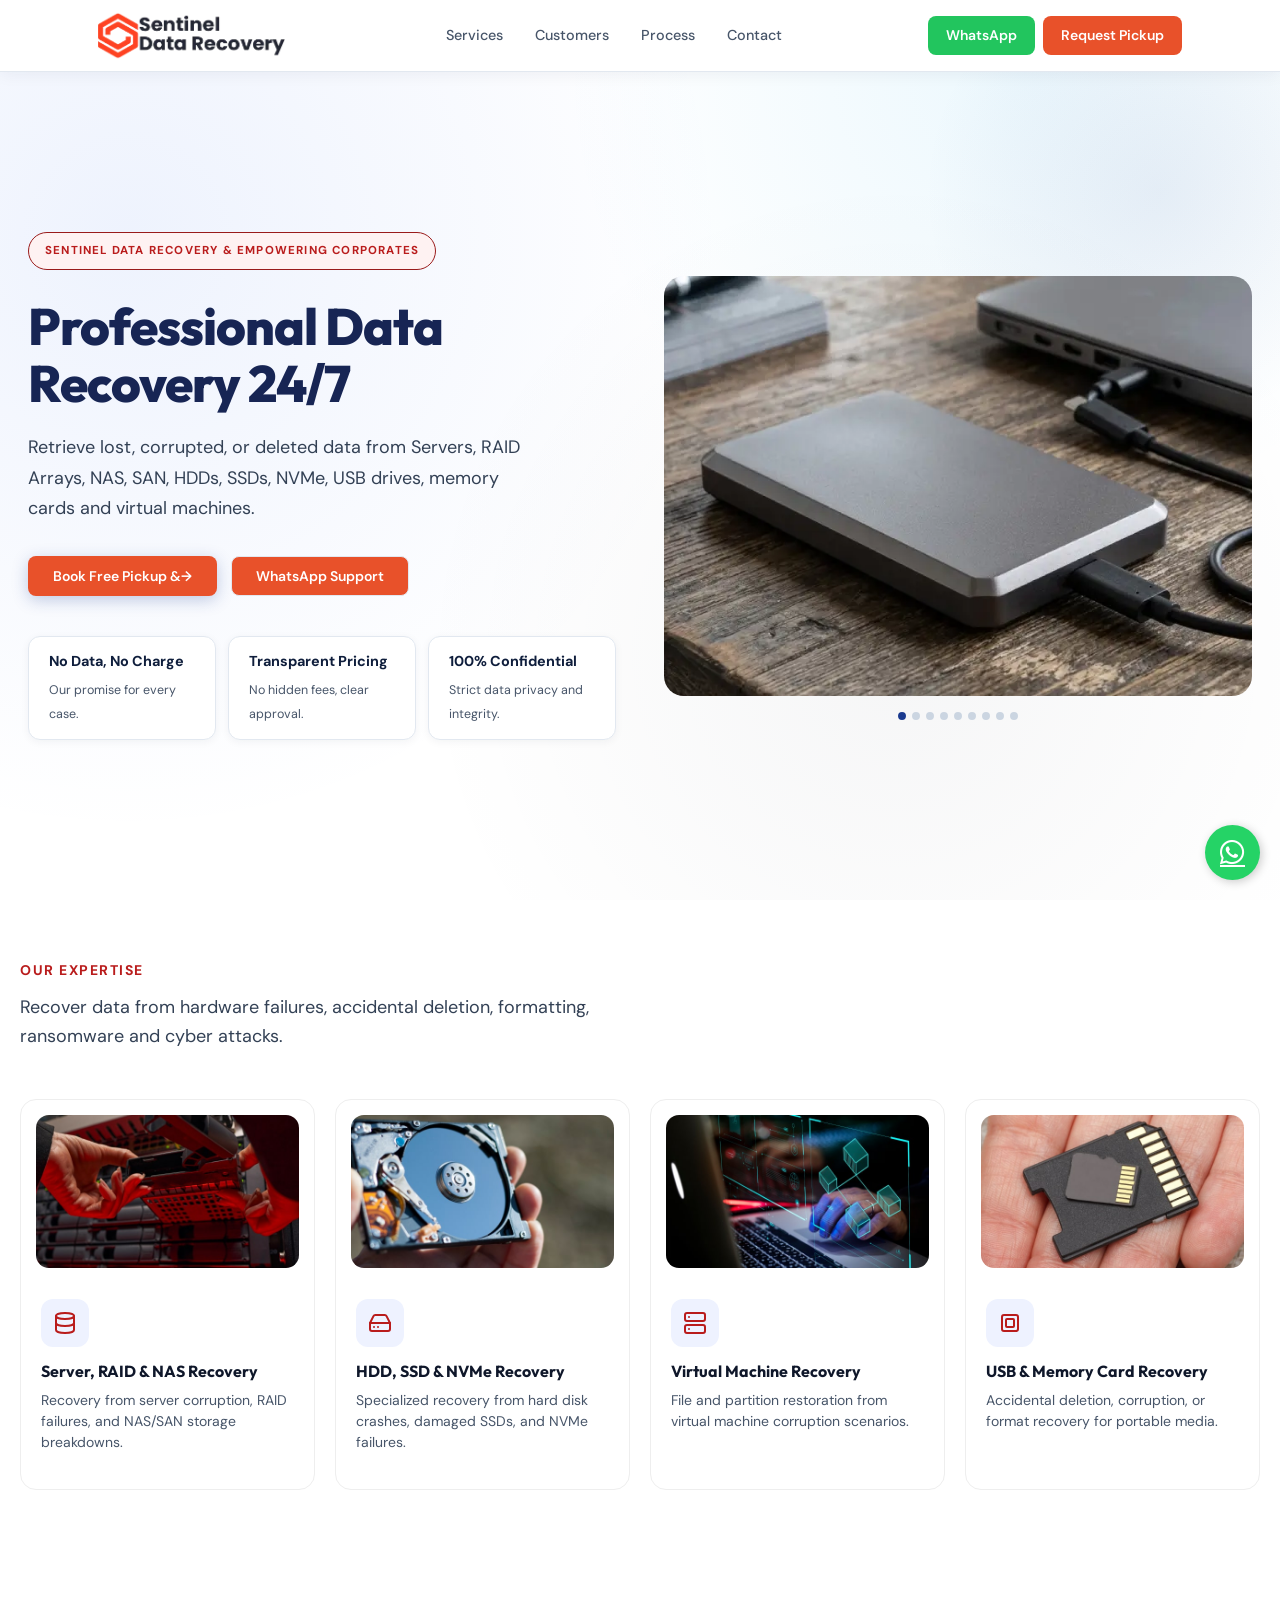
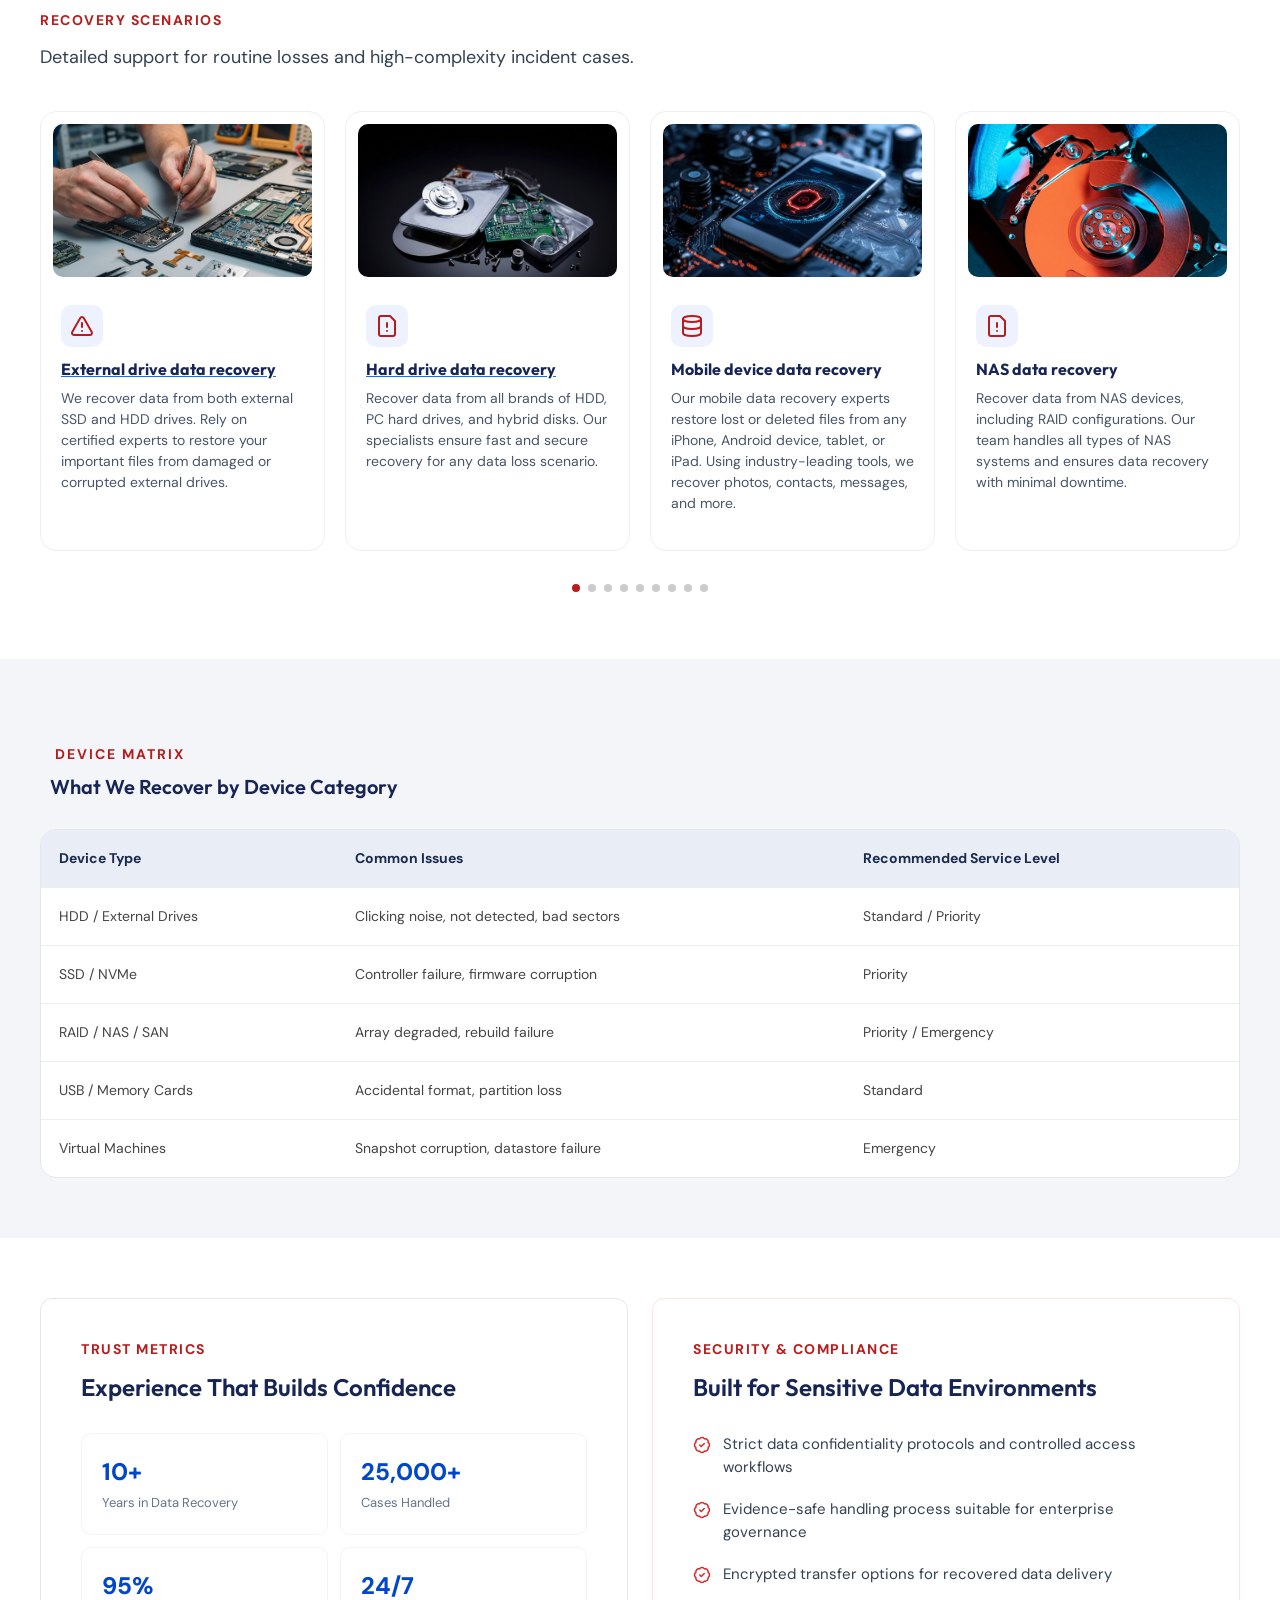
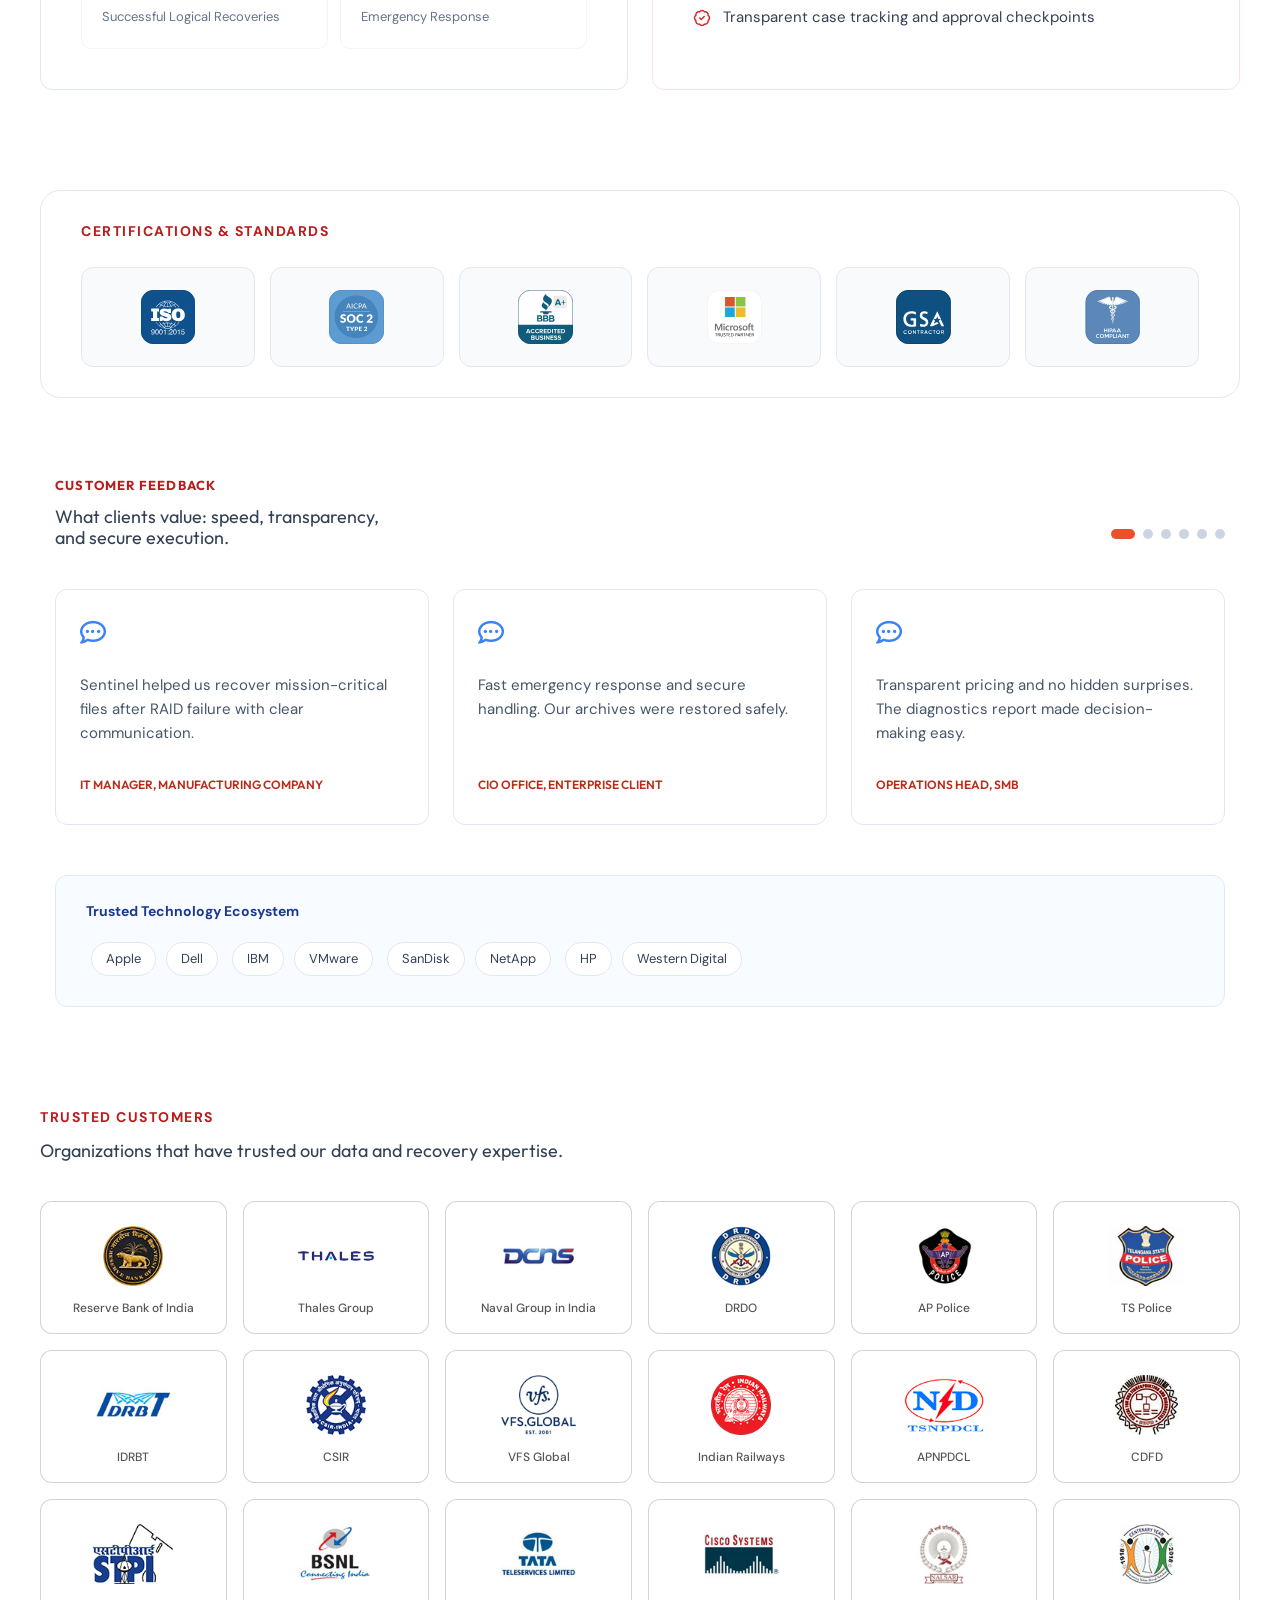
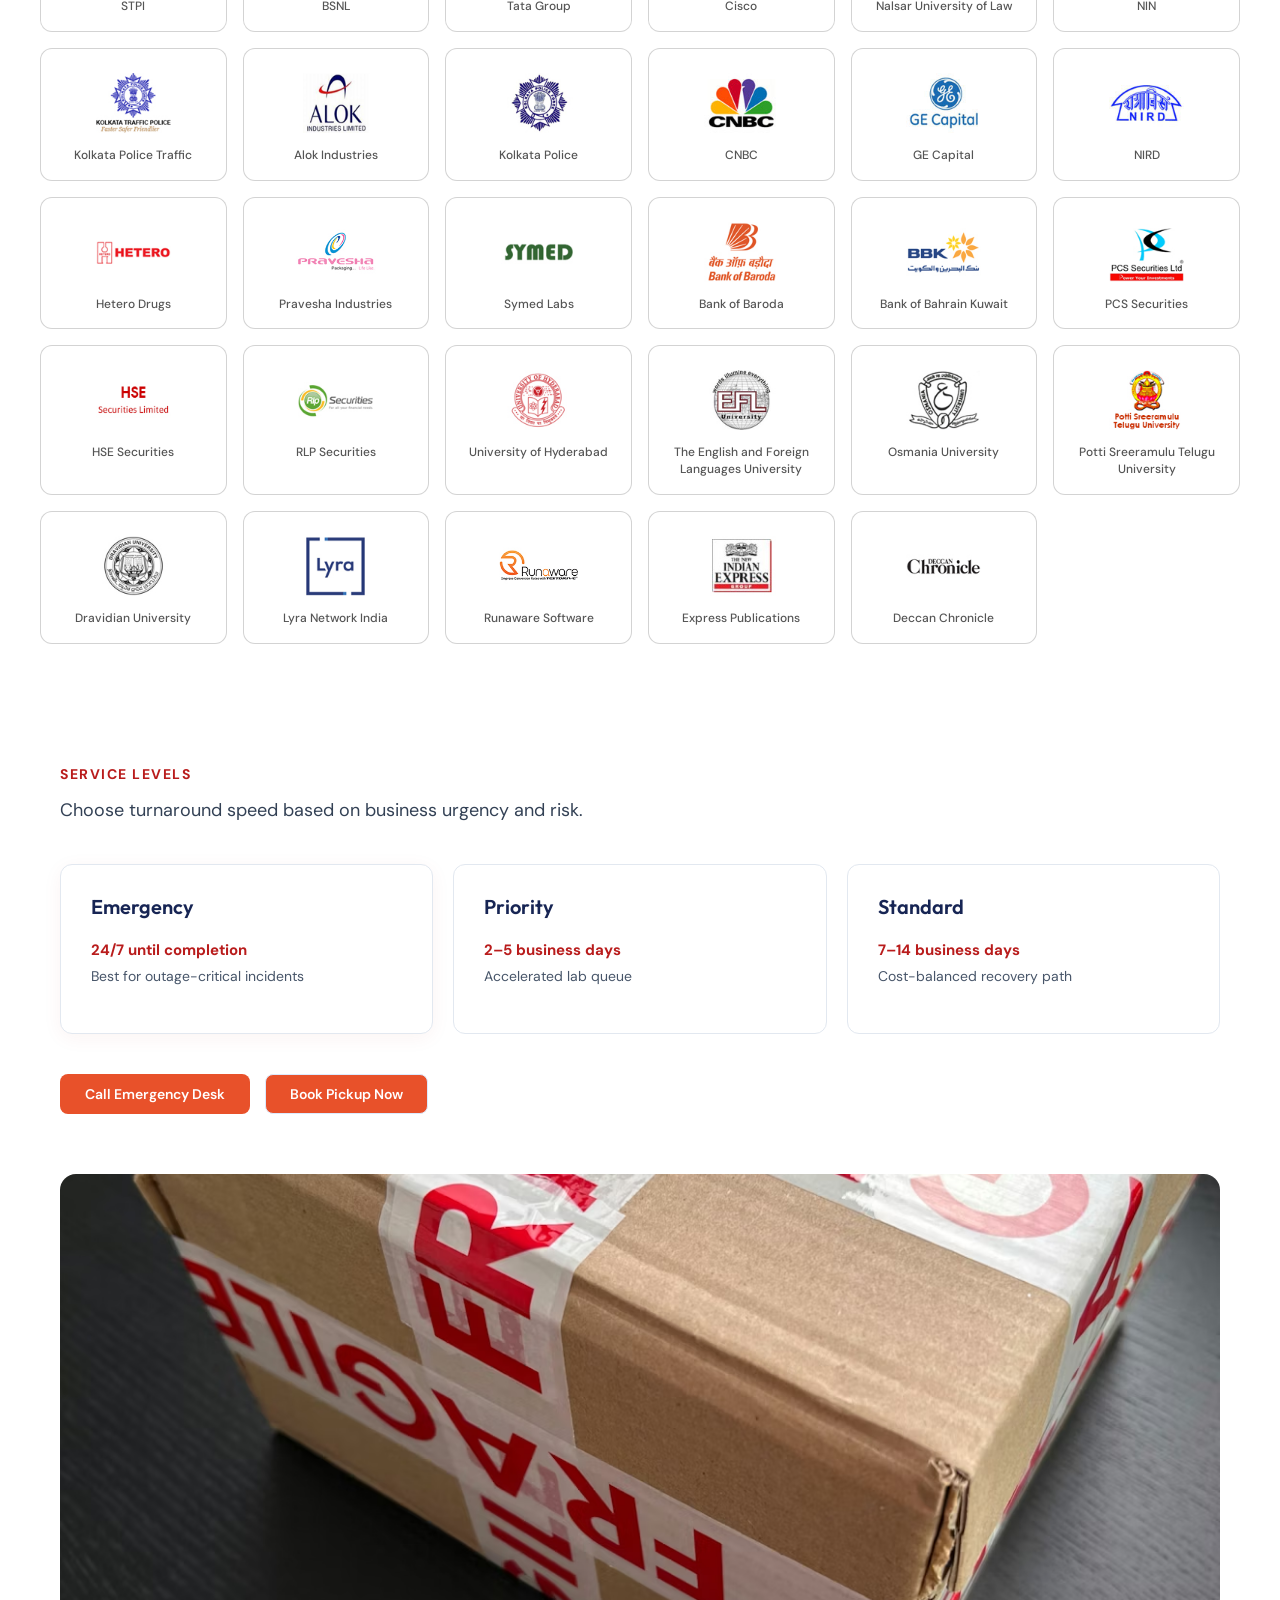
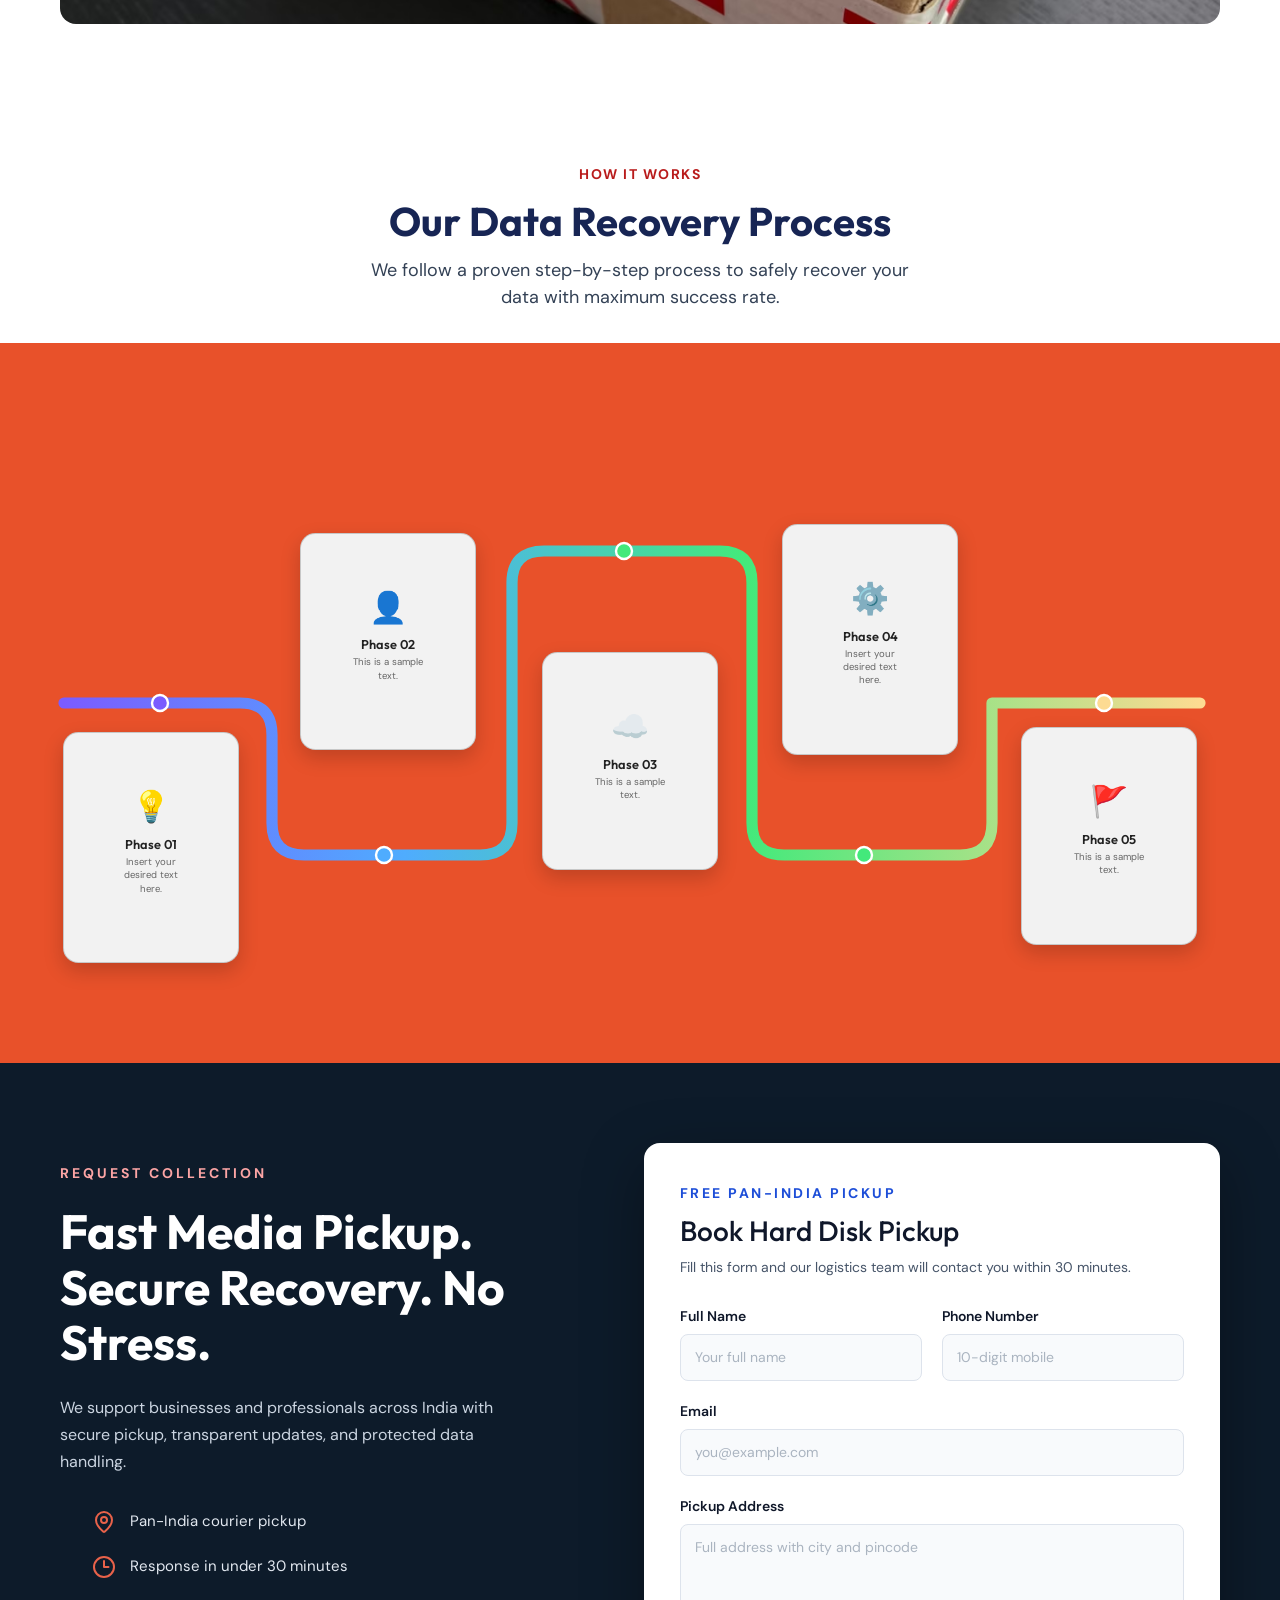
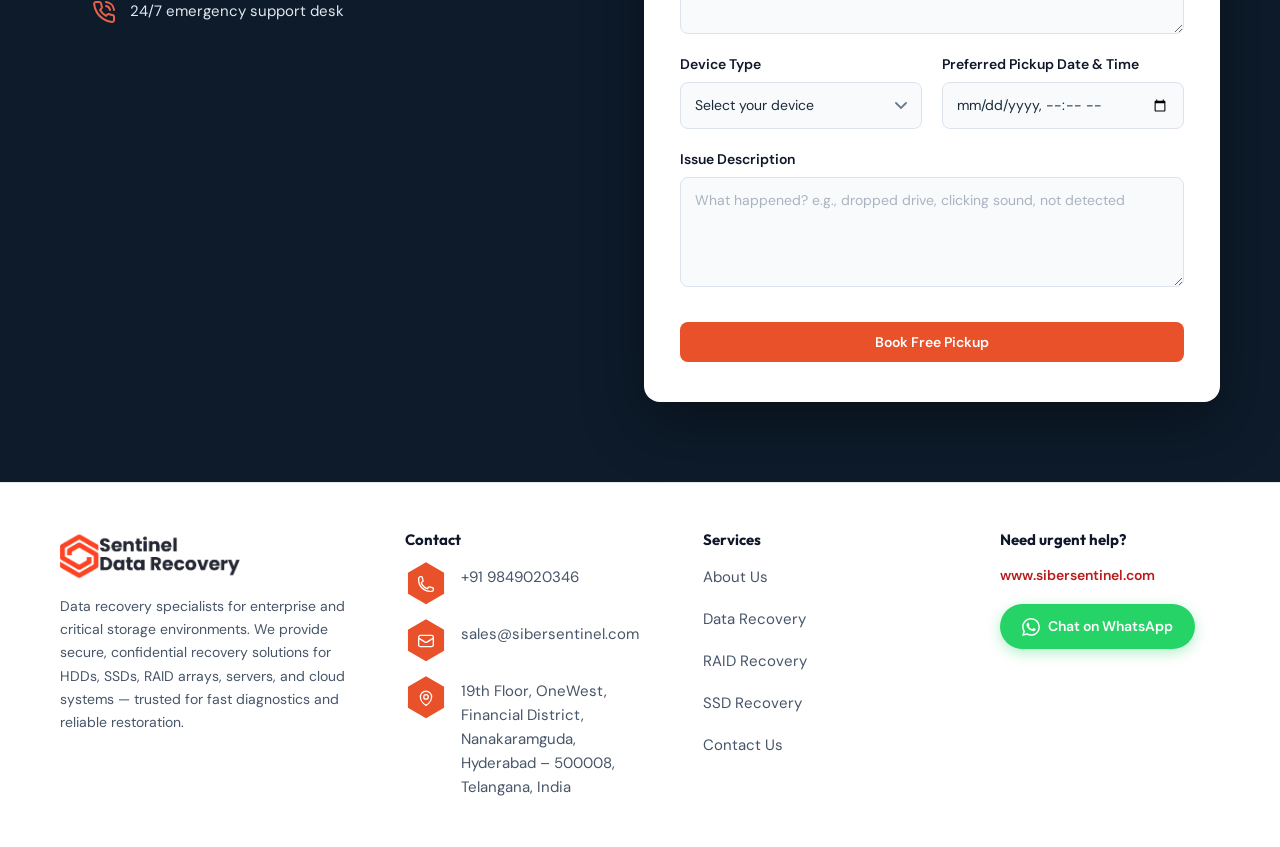
<file: index.html>
<!DOCTYPE html>
<html lang="en">

<head>
  <meta charset="UTF-8" />
  <meta name="viewport" content="width=device-width, initial-scale=1.0" />
  <title>SiberSentinel — Enterprise Data Recovery</title>





  <link rel="stylesheet" href="https://cdnjs.cloudflare.com/ajax/libs/font-awesome/6.0.0/css/all.min.css">

  <!-- Bootstrap -->
  <link href="https://cdn.jsdelivr.net/npm/bootstrap@5.3.2/dist/css/bootstrap.min.css" rel="stylesheet">
  <script src="https://cdn.jsdelivr.net/npm/bootstrap@5.3.2/dist/js/bootstrap.bundle.min.js" defer></script>

  <!-- jQuery  -->
  <script src="https://code.jquery.com/jquery-3.7.1.min.js"></script>

  <!-- Fonts -->
  <link rel="preconnect" href="https://fonts.googleapis.com">
  <link rel="preconnect" href="https://fonts.gstatic.com" crossorigin>
  <link
    href="https://fonts.googleapis.com/css2?family=DM+Sans:ital,opsz,wght@0,9..40,100..1000;1,9..40,100..1000&family=JetBrains+Mono:ital,wght@0,100..800;1,100..800&family=Outfit:wght@100..900&display=swap"
    rel="stylesheet">

  <!-- Font Awesome CDN ) -->
  <link rel="stylesheet" href="https://cdnjs.cloudflare.com/ajax/libs/font-awesome/6.5.0/css/all.min.css">

  <!-- Swiper CSS -->
  <link rel="stylesheet" href="https://cdn.jsdelivr.net/npm/swiper/swiper-bundle.min.css" />

  <!-- Custom Styles -->
  <link rel="stylesheet" href="assets/css/styles.css" />
</head>

<body>

  <!-- ═══════════════ NAVBAR ═══════════════ -->
  <nav class="ss-navbar navbar navbar-expand-lg sticky-top">
    <div class="container-xl">

      <!-- Logo -->
      <a class="navbar-brand" href="#">
        <img src="assets/images/sentinel-data-recovery-logo (2).webp" alt="SiberSentinel Logo"
          class="ss-navbar__logo" />
      </a>

      <!-- Hamburger -->
      <button class="ss-navbar__toggler navbar-toggler d-lg-none" type="button" data-bs-toggle="offcanvas"
        data-bs-target="#mainNavMenu" aria-controls="mainNavMenu">
        <span></span><span></span><span></span>
      </button>
      <!-- Desktop Menu -->
      <div class="collapse navbar-collapse d-none d-lg-flex">
        <ul class="navbar-nav mx-auto gap-1">
          <li class="nav-item"><a class="nav-link ss-navbar__link" href="#">Services</a></li>
          <li class="nav-item"><a class="nav-link ss-navbar__link" href="#">Customers</a></li>
          <li class="nav-item"><a class="nav-link ss-navbar__link" href="#">Process</a></li>
          <li class="nav-item"><a class="nav-link ss-navbar__link" href="#">Contact</a></li>
        </ul>
        <div class="ss-navbar__cta-group d-flex align-items-center gap-2">
          <a href="#" class="ss-btn--whatsapp">WhatsApp</a>
          <a href="#" class="ss-btn--book">Request Pickup</a>
        </div>
      </div>
    </div>
  </nav>
  <!-- ═══════════════ NAVBAR END ═══════════════ -->
  <!-- ═══════════════ MOBILE OFFCANVAS ═══════════════ -->
  <div class="offcanvas offcanvas-start" tabindex="-1" id="mainNavMenu">

    <div class="offcanvas-header">
      <a href="#" class="offcanvas-logo">
        <img src="assets/images/sentinel-data-recovery-logo (2).webp" alt="Logo" class="offcanvas-logo-img">
      </a>
      <button type="button" class="btn-close" data-bs-dismiss="offcanvas"></button>
    </div>
    <div class="offcanvas-body">
      <ul class="navbar-nav gap-2">
        <li class="nav-item"><a class="nav-link ss-navbar__link" href="#">Services</a></li>
        <li class="nav-item"><a class="nav-link ss-navbar__link" href="#">Customers</a></li>
        <li class="nav-item"><a class="nav-link ss-navbar__link" href="#">Process</a></li>
        <li class="nav-item"><a class="nav-link ss-navbar__link" href="#">Contact</a></li>
      </ul>
      <div class="ss-navbar__cta-group d-flex flex-column gap-2 mt-3">
        <a href="#" class="ss-btn--whatsapp text-center">WhatsApp</a>
        <a href="#" class="ss-btn--book text-center">Book Pickup</a>
      </div>
    </div>
  </div>
  <!-- ═══════════════ /NAVBAR ═══════════════ -->
  <!-- ═══════════════ HERO ═══════════════ -->
  <section class="ss-hero" id="hero">
    <div class="ss-hero__inner">

      <!-- Left -->
      <div class="ss-hero__left">
        <div class="ss-hero__badge">Sentinel Data Recovery & Empowering Corporates</div>

        <h1 class="ss-hero__title">
          Professional Data Recovery 24/7
        </h1>
        <p class="ss-hero__desc clr">
          Retrieve lost, corrupted, or deleted data from Servers, RAID Arrays,
          NAS, SAN, HDDs, SSDs, NVMe, USB drives, memory cards and virtual machines.
        </p>
        <div class="ss-hero__btns">
          <a href="#" class="ss-btn ss-btn--primary">Book Free Pickup &→</a>
          <a href="#" class="ss-btn ss-btn--outline">WhatsApp Support</a>
        </div>
        <div class="ss-hero__trust-row">
          <div class="ss-trust-card">
            <strong class="ss-trust-card__title">No Data, No Charge</strong>
            <span class="ss-trust-card__sub">Our promise for every case.</span>
          </div>
          <div class="ss-trust-card">
            <strong class="ss-trust-card__title">Transparent Pricing</strong>
            <span class="ss-trust-card__sub">No hidden fees, clear approval.</span>
          </div>
          <div class="ss-trust-card">
            <strong class="ss-trust-card__title">100% Confidential</strong>
            <span class="ss-trust-card__sub">Strict data privacy and integrity.</span>
          </div>
        </div>
      </div>
      <!-- Right -->
      <!-- <div class="ss-hero__right">
        <div class="ss-hero__img-wrap">
          <img src="assets/images/herosection.avif" alt="Enterprise data recovery lab" />
        </div>
      </div> -->
      <div id="heroSlider" class="carousel slide" data-bs-ride="carousel" data-bs-interval="3000">

        <!-- Indicators (Dots) -->
        <div class="carousel-indicators">
          <button type="button" data-bs-target="#heroSlider" data-bs-slide-to="0" class="active"></button>
          <button type="button" data-bs-target="#heroSlider" data-bs-slide-to="1"></button>
          <button type="button" data-bs-target="#heroSlider" data-bs-slide-to="2"></button>
          <button type="button" data-bs-target="#heroSlider" data-bs-slide-to="3"></button>
          <button type="button" data-bs-target="#heroSlider" data-bs-slide-to="4"></button>
          <button type="button" data-bs-target="#heroSlider" data-bs-slide-to="5"></button>
          <button type="button" data-bs-target="#heroSlider" data-bs-slide-to="6"></button>
          <button type="button" data-bs-target="#heroSlider" data-bs-slide-to="7"></button>
          <button type="button" data-bs-target="#heroSlider" data-bs-slide-to="8"></button>
        </div>

        <div class="carousel-inner">

          <div class="carousel-item active">
            <img src="assets/images/external-harddisk-disk-data-recovery.webp" class="d-block w-100" alt="Slide 1">
          </div>

          <div class="carousel-item">
            <img src="assets/images/hard-drive-data-recovery-service.webp" class="d-block w-100" alt="Slide 2">
          </div>

          <div class="carousel-item">
            <img src="assets/images/mobile-data-recovery.webp" class="d-block w-100" alt="Slide 3">
          </div>

          <div class="carousel-item">
            <img src="assets/images/nas-data-recovery.webp" class="d-block w-100" alt="Slide 3">
          </div>

          <div class="carousel-item">
            <img src="assets/images/raid-data-recovery.webp" class="d-block w-100" alt="Slide 3">
          </div>

          <div class="carousel-item">
            <img src="assets/images/san-data-recovery.webp" class="d-block w-100" alt="Slide 3">
          </div>

          <div class="carousel-item">
            <img src="assets/images/sd-card-data-recoveryy.webp" class="d-block w-100" alt="Slide 3">
          </div>

          <div class="carousel-item">
            <img src="assets/images/ssd-data-recovery.webp" class="d-block w-100" alt="Slide 3">
          </div>


          <div class="carousel-item">
            <img src="assets/images/usb-flash-data-recovery.webp" class="d-block w-100" alt="Slide 3">
          </div>

        </div>

      </div>




    </div>
  </section>
  <!-- ═══════════════ /HERO ═══════════════ -->
  <!-- ═══════════════ EXPERTISE ═══════════════ -->
  <section class="ss-expertise" id="services">
    <div class="ss-container">

      <div class="ss-expertise__header">
        <span class="ss-section-label">Our Expertise</span>
        <p class="ss-expertise__desc clr">
          Recover data from hardware failures, accidental deletion, formatting,
          ransomware and cyber attacks.
        </p>
      </div>
      <div class="ss-expertise__grid">
        <!-- Card 1 -->
        <article class="ss-expertise__card">
          <div class="ss-expertise__card-img">
            <img src="assets/images/serverimg.jpg" alt="Server RAID NAS Recovery" />
          </div>
          <div class="ss-expertise__card-body">
            <div class="ss-expertise__card-icon">
              <svg xmlns="http://www.w3.org/2000/svg" width="24" height="24" viewBox="0 0 24 24" fill="none"
                stroke="currentColor" stroke-width="2" stroke-linecap="round" stroke-linejoin="round">
                <ellipse cx="12" cy="5" rx="9" ry="3"></ellipse>
                <path d="M3 5V19A9 3 0 0 0 21 19V5"></path>
                <path d="M3 12A9 3 0 0 0 21 12"></path>
              </svg>
            </div>
            <h3 class="ss-expertise__card-title">Server, RAID & NAS Recovery</h3>
            <p class="ss-expertise__card-desc">
              Recovery from server corruption, RAID failures, and NAS/SAN storage breakdowns.
            </p>
          </div>
        </article>
        <!-- Card 2 -->
        <article class="ss-expertise__card">
          <div class="ss-expertise__card-img">
            <img src="assets/images/hddssd.jpg" alt="HDD SSD NVMe Recovery" />
          </div>
          <div class="ss-expertise__card-body">
            <div class="ss-expertise__card-icon">
              <svg xmlns="http://www.w3.org/2000/svg" width="24" height="24" viewBox="0 0 24 24" fill="none"
                stroke="currentColor" stroke-width="2" stroke-linecap="round" stroke-linejoin="round">
                <line x1="22" x2="2" y1="12" y2="12"></line>
                <path
                  d="M5.45 5.11 2 12v6a2 2 0 0 0 2 2h16a2 2 0 0 0 2-2v-6l-3.45-6.89A2 2 0 0 0 16.76 4H7.24a2 2 0 0 0-1.79 1.11z">
                </path>
                <line x1="6" x2="6.01" y1="16" y2="16"></line>
                <line x1="10" x2="10.01" y1="16" y2="16"></line>
              </svg>
            </div>
            <h3 class="ss-expertise__card-title">HDD, SSD & NVMe Recovery</h3>
            <p class="ss-expertise__card-desc">
              Specialized recovery from hard disk crashes, damaged SSDs, and NVMe failures.
            </p>
          </div>
        </article>
        <!-- Card 3 -->
        <article class="ss-expertise__card">
          <div class="ss-expertise__card-img">
            <img src="assets/images/virtual.jpg" alt="Virtual Machine Recovery" />
          </div>
          <div class="ss-expertise__card-body">
            <div class="ss-expertise__card-icon">
              <svg xmlns="http://www.w3.org/2000/svg" width="24" height="24" viewBox="0 0 24 24" fill="none"
                stroke="currentColor" stroke-width="2" stroke-linecap="round" stroke-linejoin="round">
                <rect width="20" height="8" x="2" y="2" rx="2" ry="2"></rect>
                <rect width="20" height="8" x="2" y="14" rx="2" ry="2"></rect>
                <line x1="6" x2="6.01" y1="6" y2="6"></line>
                <line x1="6" x2="6.01" y1="18" y2="18"></line>
              </svg>
            </div>
            <h3 class="ss-expertise__card-title">Virtual Machine Recovery</h3>
            <p class="ss-expertise__card-desc">
              File and partition restoration from virtual machine corruption scenarios.
            </p>
          </div>
        </article>
        <!-- Card 4 -->
        <article class="ss-expertise__card">
          <div class="ss-expertise__card-img">
            <img src="assets/images/usb.jpg" alt="USB Memory Card Recovery" />
          </div>
          <div class="ss-expertise__card-body">
            <div class="ss-expertise__card-icon">
              <svg xmlns="http://www.w3.org/2000/svg" width="24" height="24" viewBox="0 0 24 24" fill="none"
                stroke="currentColor" stroke-width="2" stroke-linecap="round" stroke-linejoin="round">
                <rect x="4" y="4" width="16" height="16" rx="2"></rect>
                <rect x="8" y="8" width="8" height="8" rx="1"></rect>
              </svg>
            </div>
            <h3 class="ss-expertise__card-title">USB & Memory Card Recovery</h3>
            <p class="ss-expertise__card-desc">
              Accidental deletion, corruption, or format recovery for portable media.
            </p>
          </div>
        </article>
      </div>
    </div>
  </section>
  <!-- ═══════════════ /EXPERTISE ═══════════════ -->
  <!-- ═══════════════ RECOVERY SCENARIOS ═══════════════ -->
  <section class="ss-recovery" id="recovery">
    <div class="ss-container">

      <span class="ss-section-label ss-recovery__label">Recovery Scenarios</span>
      <p class="ss-recovery__desc clr">
        Detailed support for routine losses and high-complexity incident cases.
      </p>
      <div class="swiper mySwiper">
        <div class="swiper-wrapper">

          <div class="swiper-slide">
            <div class="ss-recovery__card">
              <div class="ss-recovery__card-img">
                <img src="assets/images/serviceimages/serviceone.png" alt="Hardware Failure" />
              </div>
              <div class="ss-recovery__card-body">
                <div class="ss-recovery__card-icon"><svg xmlns="http://www.w3.org/2000/svg" width="24" height="24"
                    viewBox="0 0 24 24" fill="none" stroke="currentColor" stroke-width="2" stroke-linecap="round"
                    stroke-linejoin="round" class="lucide lucide-triangle-alert h-5 w-5" aria-hidden="true"
                    x-file-name="ExpandedDetails" x-line-number="157" x-column="22" x-component="Icon"
                    x-id="ExpandedDetails_157_22" x-dynamic="true" x-source-type="static-imported"
                    x-source-var="scenarios" x-source-file-abs="/app/frontend/src/components/ExpandedDetails.jsx"
                    x-source-line="6" x-source-editable="true" x-array-var="scenarios" x-array-line="6"
                    x-array-item-param="item">
                    <path d="m21.73 18-8-14a2 2 0 0 0-3.48 0l-8 14A2 2 0 0 0 4 21h16a2 2 0 0 0 1.73-3"></path>
                    <path d="M12 9v4"></path>
                    <path d="M12 17h.01"></path>
                  </svg></div>
               <a href="harddisk-datarecovery.html"> <h3 class="ss-recovery__card-title">External drive data recovery</h3></a>
                <p class="ss-recovery__card-desc">We recover data from both external SSD and HDD drives. Rely on
                  certified experts to restore your important files from damaged or corrupted external drives.</p>
              </div>
            </div>
          </div>

          <div class="swiper-slide">
            <div class="ss-recovery__card">
              <div class="ss-recovery__card-img">
                <img src="assets/images/serviceimages/Gemini_Generated_Image_6k1yml6k1yml6k1y.png"
                  alt="Firmware Corruption" />
              </div>
              <div class="ss-recovery__card-body">
                <div class="ss-recovery__card-icon"> <svg xmlns="http://www.w3.org/2000/svg" width="24" height="24"
                    viewBox="0 0 24 24" fill="none" stroke="currentColor" stroke-width="2" stroke-linecap="round"
                    stroke-linejoin="round" class="lucide lucide-file-warning h-5 w-5" aria-hidden="true"
                    x-file-name="ExpandedDetails" x-line-number="157" x-column="22" x-component="Icon"
                    x-id="ExpandedDetails_157_22" x-dynamic="true" x-source-type="static-imported"
                    x-source-var="scenarios" x-source-file-abs="/app/frontend/src/components/ExpandedDetails.jsx"
                    x-source-line="6" x-source-editable="true" x-array-var="scenarios" x-array-line="6"
                    x-array-item-param="item">
                    <path d="M15 2H6a2 2 0 0 0-2 2v16a2 2 0 0 0 2 2h12a2 2 0 0 0 2-2V7Z"></path>
                    <path d="M12 9v4"></path>
                    <path d="M12 17h.01"></path>
                  </svg></div>
                <a href="harddisk-datarecovery.html"><h3 class="ss-recovery__card-title">Hard drive data recovery</h3></a>
                <p class="ss-recovery__card-desc"> Recover data from all brands of HDD, PC hard drives, and hybrid
                  disks. Our specialists ensure fast and secure recovery for any data loss scenario.
                </p>
              </div>
            </div>
          </div>
          <div class="swiper-slide">
            <div class="ss-recovery__card">
              <div class="ss-recovery__card-img">
                <img src="assets/images/serviceimages/servicethree.png" alt="Logical Corruption" />
              </div>
              <div class="ss-recovery__card-body">
                <div class="ss-recovery__card-icon"><svg xmlns="http://www.w3.org/2000/svg" width="24" height="24"
                    viewBox="0 0 24 24" fill="none" stroke="currentColor" stroke-width="2" stroke-linecap="round"
                    stroke-linejoin="round" class="lucide lucide-database h-5 w-5" aria-hidden="true"
                    x-file-name="ExpandedDetails" x-line-number="157" x-column="22" x-component="Icon"
                    x-id="ExpandedDetails_157_22" x-dynamic="true" x-source-type="static-imported"
                    x-source-var="scenarios" x-source-file-abs="/app/frontend/src/components/ExpandedDetails.jsx"
                    x-source-line="6" x-source-editable="true" x-array-var="scenarios" x-array-line="6"
                    x-array-item-param="item">
                    <ellipse cx="12" cy="5" rx="9" ry="3"></ellipse>
                    <path d="M3 5V19A9 3 0 0 0 21 19V5"></path>
                    <path d="M3 12A9 3 0 0 0 21 12"></path>
                  </svg></div>
                <h3 class="ss-recovery__card-title">Mobile device data recovery
                </h3>
                <p class="ss-recovery__card-desc">Our mobile data recovery experts restore lost or deleted files from
                  any iPhone, Android device, tablet, or iPad. Using industry-leading tools, we recover photos,
                  contacts, messages, and more.</p>
              </div>
            </div>
          </div>
          <div class="swiper-slide">
            <div class="ss-recovery__card">
              <div class="ss-recovery__card-img">
                <img src="assets/images/serviceimages/servicefour.jpg" alt="RAID / Server Corruption" />
              </div>
              <div class="ss-recovery__card-body">
                <div class="ss-recovery__card-icon"><svg xmlns="http://www.w3.org/2000/svg" width="24" height="24"
                    viewBox="0 0 24 24" fill="none" stroke="currentColor" stroke-width="2" stroke-linecap="round"
                    stroke-linejoin="round" class="lucide lucide-file-warning h-5 w-5" aria-hidden="true"
                    x-file-name="ExpandedDetails" x-line-number="157" x-column="22" x-component="Icon"
                    x-id="ExpandedDetails_157_22" x-dynamic="true" x-source-type="static-imported"
                    x-source-var="scenarios" x-source-file-abs="/app/frontend/src/components/ExpandedDetails.jsx"
                    x-source-line="6" x-source-editable="true" x-array-var="scenarios" x-array-line="6"
                    x-array-item-param="item">
                    <path d="M15 2H6a2 2 0 0 0-2 2v16a2 2 0 0 0 2 2h12a2 2 0 0 0 2-2V7Z"></path>
                    <path d="M12 9v4"></path>
                    <path d="M12 17h.01"></path>
                  </svg></div>
                <h3 class="ss-recovery__card-title">NAS data recovery</h3>
                <p class="ss-recovery__card-desc">Recover data from NAS devices, including RAID configurations. Our team
                  handles all types of NAS systems and ensures data recovery with minimal downtime.</p>
              </div>
            </div>
          </div>
          <div class="swiper-slide">
            <div class="ss-recovery__card">
              <div class="ss-recovery__card-img">
                <img src="assets/images/serverimg.jpg" alt="Ransomware Incidents" />
              </div>
              <div class="ss-recovery__card-body">
                <div class="ss-recovery__card-icon"> <svg xmlns="http://www.w3.org/2000/svg" width="24" height="24"
                    viewBox="0 0 24 24" fill="none" stroke="currentColor" stroke-width="2" stroke-linecap="round"
                    stroke-linejoin="round" class="lucide lucide-database h-5 w-5" aria-hidden="true"
                    x-file-name="ExpandedDetails" x-line-number="157" x-column="22" x-component="Icon"
                    x-id="ExpandedDetails_157_22" x-dynamic="true" x-source-type="static-imported"
                    x-source-var="scenarios" x-source-file-abs="/app/frontend/src/components/ExpandedDetails.jsx"
                    x-source-line="6" x-source-editable="true" x-array-var="scenarios" x-array-line="6"
                    x-array-item-param="item">
                    <ellipse cx="12" cy="5" rx="9" ry="3"></ellipse>
                    <path d="M3 5V19A9 3 0 0 0 21 19V5"></path>
                    <path d="M3 12A9 3 0 0 0 21 12"></path>
                  </svg></div>
                <h3 class="ss-recovery__card-title">RAID data recovery</h3>
                <p class="ss-recovery__card-desc">Our RAID data recovery services cover RAID 0, 1, 5, 10, and other
                  configurations. We offer expert solutions for failed, degraded, or corrupted RAID arrays.</p>
              </div>
            </div>
          </div>
          <div class="swiper-slide">
            <div class="ss-recovery__card">
              <div class="ss-recovery__card-img">
                <img src="assets/images/serviceimages/servicefive.avif" alt="Ransomware Incidents" />
              </div>
              <div class="ss-recovery__card-body">
                <div class="ss-recovery__card-icon"> <svg xmlns="http://www.w3.org/2000/svg" width="24" height="24"
                    viewBox="0 0 24 24" fill="none" stroke="currentColor" stroke-width="2" stroke-linecap="round"
                    stroke-linejoin="round" class="lucide lucide-database h-5 w-5" aria-hidden="true"
                    x-file-name="ExpandedDetails" x-line-number="157" x-column="22" x-component="Icon"
                    x-id="ExpandedDetails_157_22" x-dynamic="true" x-source-type="static-imported"
                    x-source-var="scenarios" x-source-file-abs="/app/frontend/src/components/ExpandedDetails.jsx"
                    x-source-line="6" x-source-editable="true" x-array-var="scenarios" x-array-line="6"
                    x-array-item-param="item">
                    <ellipse cx="12" cy="5" rx="9" ry="3"></ellipse>
                    <path d="M3 5V19A9 3 0 0 0 21 19V5"></path>
                    <path d="M3 12A9 3 0 0 0 21 12"></path>
                  </svg></div>
                <h3 class="ss-recovery__card-title">SAN data recovery</h3>
                <p class="ss-recovery__card-desc">Our team specializes in handling SAN devices from leading
                  manufacturers like Dell EMC, HP, and IBM, ensuring efficient recovery with minimal disruption to your
                  operations.</p>
              </div>
            </div>
          </div>
          <div class="swiper-slide">
            <div class="ss-recovery__card">
              <div class="ss-recovery__card-img">
                <img src="assets/images/usb.jpg" alt="Ransomware Incidents" />
              </div>
              <div class="ss-recovery__card-body">
                <div class="ss-recovery__card-icon"> <svg xmlns="http://www.w3.org/2000/svg" width="24" height="24"
                    viewBox="0 0 24 24" fill="none" stroke="currentColor" stroke-width="2" stroke-linecap="round"
                    stroke-linejoin="round" class="lucide lucide-database h-5 w-5" aria-hidden="true"
                    x-file-name="ExpandedDetails" x-line-number="157" x-column="22" x-component="Icon"
                    x-id="ExpandedDetails_157_22" x-dynamic="true" x-source-type="static-imported"
                    x-source-var="scenarios" x-source-file-abs="/app/frontend/src/components/ExpandedDetails.jsx"
                    x-source-line="6" x-source-editable="true" x-array-var="scenarios" x-array-line="6"
                    x-array-item-param="item">
                    <ellipse cx="12" cy="5" rx="9" ry="3"></ellipse>
                    <path d="M3 5V19A9 3 0 0 0 21 19V5"></path>
                    <path d="M3 12A9 3 0 0 0 21 12"></path>
                  </svg></div>
                <h3 class="ss-recovery__card-title">SD card data recovery</h3>
                <p class="ss-recovery__card-desc">Our recovery experts specialize in restoring data from SD and memory
                  cards. We guarantee quick recovery with a no-data, no-charge policy.</p>
              </div>
            </div>
          </div>
          <div class="swiper-slide">
            <div class="ss-recovery__card">
              <div class="ss-recovery__card-img">
                <img src="assets/images/serviceimages/serviceeight.png" alt="Ransomware Incidents" />
              </div>
              <div class="ss-recovery__card-body">
                <div class="ss-recovery__card-icon"> <svg xmlns="http://www.w3.org/2000/svg" width="24" height="24"
                    viewBox="0 0 24 24" fill="none" stroke="currentColor" stroke-width="2" stroke-linecap="round"
                    stroke-linejoin="round" class="lucide lucide-database h-5 w-5" aria-hidden="true"
                    x-file-name="ExpandedDetails" x-line-number="157" x-column="22" x-component="Icon"
                    x-id="ExpandedDetails_157_22" x-dynamic="true" x-source-type="static-imported"
                    x-source-var="scenarios" x-source-file-abs="/app/frontend/src/components/ExpandedDetails.jsx"
                    x-source-line="6" x-source-editable="true" x-array-var="scenarios" x-array-line="6"
                    x-array-item-param="item">
                    <ellipse cx="12" cy="5" rx="9" ry="3"></ellipse>
                    <path d="M3 5V19A9 3 0 0 0 21 19V5"></path>
                    <path d="M3 12A9 3 0 0 0 21 12"></path>
                  </svg></div>
                <h3 class="ss-recovery__card-title">SSD data recovery</h3>
                <p class="ss-recovery__card-desc">Our data recovery experts handle all SSD data loss scenarios with
                  advanced tools, ensuring maximum recovery with high-security protocols.</p>
              </div>
            </div>
          </div>
          <div class="swiper-slide">
            <div class="ss-recovery__card">
              <div class="ss-recovery__card-img">
                <img src="assets/images/serviceimages/servicenine.png" alt="Ransomware Incidents" />
              </div>
              <div class="ss-recovery__card-body">
                <div class="ss-recovery__card-icon"> <svg xmlns="http://www.w3.org/2000/svg" width="24" height="24"
                    viewBox="0 0 24 24" fill="none" stroke="currentColor" stroke-width="2" stroke-linecap="round"
                    stroke-linejoin="round" class="lucide lucide-database h-5 w-5" aria-hidden="true"
                    x-file-name="ExpandedDetails" x-line-number="157" x-column="22" x-component="Icon"
                    x-id="ExpandedDetails_157_22" x-dynamic="true" x-source-type="static-imported"
                    x-source-var="scenarios" x-source-file-abs="/app/frontend/src/components/ExpandedDetails.jsx"
                    x-source-line="6" x-source-editable="true" x-array-var="scenarios" x-array-line="6"
                    x-array-item-param="item">
                    <ellipse cx="12" cy="5" rx="9" ry="3"></ellipse>
                    <path d="M3 5V19A9 3 0 0 0 21 19V5"></path>
                    <path d="M3 12A9 3 0 0 0 21 12"></path>
                  </svg></div>
                <h3 class="ss-recovery__card-title">USB flash data recovery</h3>
                <p class="ss-recovery__card-desc">Recover lost data from USB flash drives, regardless of the damage or
                  brand. We offer free in-lab evaluations to assess data recovery needs.</p>
              </div>
            </div>
          </div>
        </div>
        <div class="swiper-pagination"></div>
      </div>
    </div>
  </section>
  <!-- ═══════════════ /RECOVERY SCENARIOS ═══════════════ -->
  <!-- ═══════════════ DEVICE MATRIX ═══════════════ -->
  <section class="ss-device-matrix" id="device-matrix">
    <div class="ss-container">

      <div class="ss-device-matrix__header">
        <span class="ss-device-matrix__label">DEVICE MATRIX</span>
        <h2 class="ss-device-matrix__title">What We Recover by Device Category</h2>
      </div>

      <div class="ss-device-matrix__table-wrap">
        <table class="ss-device-matrix__table">
          <thead>
            <tr>
              <th>Device Type</th>
              <th>Common Issues</th>
              <th>Recommended Service Level</th>
            </tr>
          </thead>
          <tbody>
            <tr>
              <td data-label="Device Type">HDD / External Drives</td>
              <td data-label="Common Issues">Clicking noise, not detected, bad sectors</td>
              <td data-label="Service Level">Standard / Priority</td>
            </tr>
            <tr>
              <td data-label="Device Type">SSD / NVMe</td>
              <td data-label="Common Issues">Controller failure, firmware corruption</td>
              <td data-label="Service Level">Priority</td>
            </tr>
            <tr>
              <td data-label="Device Type">RAID / NAS / SAN</td>
              <td data-label="Common Issues">Array degraded, rebuild failure</td>
              <td data-label="Service Level">Priority / Emergency</td>
            </tr>
            <tr>
              <td data-label="Device Type">USB / Memory Cards</td>
              <td data-label="Common Issues">Accidental format, partition loss</td>
              <td data-label="Service Level">Standard</td>
            </tr>
            <tr>
              <td data-label="Device Type">Virtual Machines</td>
              <td data-label="Common Issues">Snapshot corruption, datastore failure</td>
              <td data-label="Service Level">Emergency</td>
            </tr>
          </tbody>
        </table>
      </div>

    </div>
  </section>
  <!-- ═══════════════ /DEVICE MATRIX ═══════════════ -->
  <!-- ═══════════════ INDUSTRIES SERVED ═══════════════ -->
  <!-- <section class="ss-industries" id="industries">
    <div class="ss-industries__inner">

      <span class="ss-section-label">INDUSTRIES SERVED</span>
      <p class="ss-industries__desc clr">
        Recovery expertise tailored for business, institutional, and regulated sectors.
      </p>

      <div class="ss-industries__grid">

        <div class="ss-industries__card">
          <div class="ss-industries__icon">
            <svg xmlns="http://www.w3.org/2000/svg" viewBox="0 0 24 24" fill="none" stroke="currentColor"
              stroke-width="2" stroke-linecap="round" stroke-linejoin="round">
              <path d="M6 22V4a2 2 0 0 1 2-2h8a2 2 0 0 1 2 2v18Z"></path>
              <path d="M6 12H4a2 2 0 0 0-2 2v6a2 2 0 0 0 2 2h2"></path>
              <path d="M18 9h2a2 2 0 0 1 2 2v9a2 2 0 0 1-2 2h-2"></path>
              <path d="M10 6h4"></path>
              <path d="M10 10h4"></path>
              <path d="M10 14h4"></path>
              <path d="M10 18h4"></path>
            </svg>
          </div>
          <span class="ss-industries__card-name">Enterprise IT</span>
        </div>

        <div class="ss-industries__card">
          <div class="ss-industries__icon">
            <svg xmlns="http://www.w3.org/2000/svg" viewBox="0 0 24 24" fill="none" stroke="currentColor"
              stroke-width="2" stroke-linecap="round" stroke-linejoin="round">
              <path d="M12 6v4"></path>
              <path d="M14 14h-4"></path>
              <path d="M14 18h-4"></path>
              <path d="M14 8h-4"></path>
              <path d="M18 12h2a2 2 0 0 1 2 2v6a2 2 0 0 1-2 2H4a2 2 0 0 1-2-2v-9a2 2 0 0 1 2-2h2"></path>
              <path d="M18 22V4a2 2 0 0 0-2-2H8a2 2 0 0 0-2 2v18"></path>
            </svg>
          </div>
          <span class="ss-industries__card-name">Healthcare</span>
        </div>

        <div class="ss-industries__card">
          <div class="ss-industries__icon">
            <svg xmlns="http://www.w3.org/2000/svg" viewBox="0 0 24 24" fill="none" stroke="currentColor"
              stroke-width="2" stroke-linecap="round" stroke-linejoin="round">
              <line x1="3" x2="21" y1="22" y2="22"></line>
              <line x1="6" x2="6" y1="18" y2="11"></line>
              <line x1="10" x2="10" y1="18" y2="11"></line>
              <line x1="14" x2="14" y1="18" y2="11"></line>
              <line x1="18" x2="18" y1="18" y2="11"></line>
              <polygon points="12 2 20 7 4 7"></polygon>
            </svg>
          </div>
          <span class="ss-industries__card-name">Government</span>
        </div>

        <div class="ss-industries__card">
          <div class="ss-industries__icon">
            <svg xmlns="http://www.w3.org/2000/svg" viewBox="0 0 24 24" fill="none" stroke="currentColor"
              stroke-width="2" stroke-linecap="round" stroke-linejoin="round">
              <path d="M16 21v-2a4 4 0 0 0-4-4H6a4 4 0 0 0-4 4v2"></path>
              <path d="M16 3.128a4 4 0 0 1 0 7.744"></path>
              <path d="M22 21v-2a4 4 0 0 0-3-3.87"></path>
              <circle cx="9" cy="7" r="4"></circle>
            </svg>
          </div>
          <span class="ss-industries__card-name">Education</span>
        </div>

        <div class="ss-industries__card">
          <div class="ss-industries__icon">
            <svg viewBox="0 0 24 24" fill="none" stroke="currentColor" stroke-width="1.5">
              <path d="M12 22s8-4 8-10V5l-8-3-8 3v7c0 6 8 10 8 10z"></path>
              <path d="M9 12l2 2 4-4"></path>
            </svg>
          </div>
          <span class="ss-industries__card-name">Cybersecurity Teams</span>
        </div>

        <div class="ss-industries__card">
          <div class="ss-industries__icon">
            <svg xmlns="http://www.w3.org/2000/svg" viewBox="0 0 24 24" fill="none" stroke="currentColor"
              stroke-width="2" stroke-linecap="round" stroke-linejoin="round">
              <rect x="16" y="16" width="6" height="6" rx="1"></rect>
              <rect x="2" y="16" width="6" height="6" rx="1"></rect>
              <rect x="9" y="2" width="6" height="6" rx="1"></rect>
              <path d="M5 16v-3a1 1 0 0 1 1-1h12a1 1 0 0 1 1 1v3"></path>
              <path d="M12 12V8"></path>
            </svg>
          </div>
          <span class="ss-industries__card-name">Consultants &amp; MSPs</span>
        </div>

      </div>
    </div>
  </section> -->
  <!-- ═══════════════ /INDUSTRIES ═══════════════ -->
  <!-- ═══════════════ TRUST & SECURITY ═══════════════ -->
  <section class="ss-trust-security" id="trust">
    <div class="ss-trust-security__inner">

      <!-- Card: Trust Metrics -->
      <div class="ss-trust-security__card ss-trust-security__card--blue">
        <span class="ss-section-label">TRUST METRICS</span>
        <h2 class="ss-trust-security__card-title">Experience That Builds Confidence</h2>

        <div class="ss-metrics-grid">
          <div class="ss-metric-item">
            <span class="ss-metric-item__num">10+</span>
            <span class="ss-metric-item__label">Years in Data Recovery</span>
          </div>
          <div class="ss-metric-item">
            <span class="ss-metric-item__num">25,000+</span>
            <span class="ss-metric-item__label">Cases Handled</span>
          </div>
          <div class="ss-metric-item">
            <span class="ss-metric-item__num">95%</span>
            <span class="ss-metric-item__label">Successful Logical Recoveries</span>
          </div>
          <div class="ss-metric-item">
            <span class="ss-metric-item__num">24/7</span>
            <span class="ss-metric-item__label">Emergency Response</span>
          </div>
        </div>
      </div>

      <!-- Card: Security & Compliance -->
      <div class="ss-trust-security__card ss-trust-security__card--red">
        <span class="ss-section-label">SECURITY &amp; COMPLIANCE</span>
        <h2 class="ss-trust-security__card-title">Built for Sensitive Data Environments</h2>

        <ul class="ss-check-list">
          <li class="ss-list-item">
            <svg class="ss-check-icon" viewBox="0 0 24 24" fill="none" stroke="currentColor" stroke-width="2"
              stroke-linecap="round" stroke-linejoin="round">
              <path
                d="M3.85 8.62a4 4 0 0 1 4.78-4.77 4 4 0 0 1 6.74 0 4 4 0 0 1 4.78 4.78 4 4 0 0 1 0 6.74 4 4 0 0 1-4.77 4.78 4 4 0 0 1-6.75 0 4 4 0 0 1-4.78-4.77 4 4 0 0 1 0-6.76Z">
              </path>
              <path d="m9 12 2 2 4-4"></path>
            </svg>
            <span>Strict data confidentiality protocols and controlled access workflows</span>
          </li>

          <li class="ss-list-item">
            <svg class="ss-check-icon" viewBox="0 0 24 24" fill="none" stroke="currentColor" stroke-width="2"
              stroke-linecap="round" stroke-linejoin="round">
              <path
                d="M3.85 8.62a4 4 0 0 1 4.78-4.77 4 4 0 0 1 6.74 0 4 4 0 0 1 4.78 4.78 4 4 0 0 1 0 6.74 4 4 0 0 1-4.77 4.78 4 4 0 0 1-6.75 0 4 4 0 0 1-4.78-4.77 4 4 0 0 1 0-6.76Z">
              </path>
              <path d="m9 12 2 2 4-4"></path>
            </svg>
            <span>Evidence-safe handling process suitable for enterprise governance</span>
          </li>
          <li class="ss-list-item">
            <svg class="ss-check-icon" viewBox="0 0 24 24" fill="none" stroke="currentColor" stroke-width="2"
              stroke-linecap="round" stroke-linejoin="round">
              <path
                d="M3.85 8.62a4 4 0 0 1 4.78-4.77 4 4 0 0 1 6.74 0 4 4 0 0 1 4.78 4.78 4 4 0 0 1 0 6.74 4 4 0 0 1-4.77 4.78 4 4 0 0 1-6.75 0 4 4 0 0 1-4.78-4.77 4 4 0 0 1 0-6.76Z">
              </path>
              <path d="m9 12 2 2 4-4"></path>
            </svg>
            <span> Encrypted transfer options for recovered data delivery</span>
          </li>

          <li class="ss-list-item">
            <svg class="ss-check-icon" viewBox="0 0 24 24" fill="none" stroke="currentColor" stroke-width="2"
              stroke-linecap="round" stroke-linejoin="round">
              <path
                d="M3.85 8.62a4 4 0 0 1 4.78-4.77 4 4 0 0 1 6.74 0 4 4 0 0 1 4.78 4.78 4 4 0 0 1 0 6.74 4 4 0 0 1-4.77 4.78 4 4 0 0 1-6.75 0 4 4 0 0 1-4.78-4.77 4 4 0 0 1 0-6.76Z">
              </path>
              <path d="m9 12 2 2 4-4"></path>
            </svg>
            <span> Transparent case tracking and approval checkpoints</span>
          </li>
        </ul>
      </div>

    </div>
  </section>
  <!-- ═══════════════ /TRUST & SECURITY ═══════════════ -->
  <!-- ═══════════════ CERTIFICATIONS ═══════════════ -->
  <section class="ss-certs" id="certifications">
    <div class="ss-certs__inner">
      <span class="ss-certs__label">CERTIFICATIONS &amp; STANDARDS</span>

      <div class="ss-certs__grid">
        <div class="ss-certs__item">
          <img src="assets/images/iso.svg" alt="ISO 9001:2015" class="ss-certs__img" />
        </div>
        <div class="ss-certs__item">
          <img src="assets/images/soc.svg" alt="SOC 2 Type 2" class="ss-certs__img" />
        </div>
        <div class="ss-certs__item">
          <img src="assets/images/accredited.svg" alt="BBB Accredited" class="ss-certs__img" />
        </div>
        <div class="ss-certs__item">
          <img src="assets/images/microsoft.svg" alt="Microsoft Partner" class="ss-certs__img" />
        </div>
        <div class="ss-certs__item">
          <img src="assets/images/gsa.svg" alt="GSA Contractor" class="ss-certs__img" />
        </div>
        <div class="ss-certs__item">
          <img src="assets/images/hraa.svg" alt="HIPAA Compliant" class="ss-certs__img" />
        </div>
      </div>
    </div>
  </section>
  <!-- ═══════════════ /CERTIFICATIONS ═══════════════ -->
  <!-- ═══════════════ CUSTOMER FEEDBACK ═══════════════ -->
  <section class="testimonial-container">
    <div class="testimonial-header">
      <div class="header-content">
        <h5 class="section-tag">CUSTOMER FEEDBACK</h5>
        <h2 class="section-heading clr">What clients value: speed, transparency, and secure execution.</h2>
      </div>
      <div class="carousel-navigation" id="dots-container"></div>
    </div>

    <div class="testimonial-viewport">
      <div class="testimonial-track" id="testimonial-track">
        <div class="testimonial-card">
          <div class="quote-icon"><i class="fa-regular fa-comment-dots"></i></div>
          <p class="feedback-body">Sentinel helped us recover mission-critical files after RAID failure with clear
            communication.</p>
          <h6 class="client-label">IT MANAGER, MANUFACTURING COMPANY</h6>
        </div>
        <div class="testimonial-card">
          <div class="quote-icon"><i class="fa-regular fa-comment-dots"></i></div>
          <p class="feedback-body">Fast emergency response and secure handling. Our archives were restored safely.</p>
          <h6 class="client-label">CIO OFFICE, ENTERPRISE CLIENT</h6>
        </div>
        <div class="testimonial-card">
          <div class="quote-icon"><i class="fa-regular fa-comment-dots"></i></div>
          <p class="feedback-body">Transparent pricing and no hidden surprises. The diagnostics report made
            decision-making easy.</p>
          <h6 class="client-label">OPERATIONS HEAD, SMB</h6>
        </div>
        <div class="testimonial-card">
          <div class="quote-icon"><i class="fa-regular fa-comment-dots"></i></div>
          <p class="feedback-body">Highly professional team that delivered our infrastructure project ahead of schedule.
          </p>
          <h6 class="client-label">PROJECT DIRECTOR, INFRA CORP</h6>
        </div>

        <div class="testimonial-card">
          <div class="quote-icon"><i class="fa-regular fa-comment-dots"></i></div>
          <p class="feedback-body">Sentinel helped us recover mission-critical files after RAID failure with clear
            communication.</p>
          <h6 class="client-label">IT MANAGER, MANUFACTURING COMPANY</h6>
        </div>
        <div class="testimonial-card">
          <div class="quote-icon"><i class="fa-regular fa-comment-dots"></i></div>
          <p class="feedback-body">Fast emergency response and secure handling. Our archives were restored safely.</p>
          <h6 class="client-label">CIO OFFICE, ENTERPRISE CLIENT</h6>
        </div>
        <div class="testimonial-card">
          <div class="quote-icon"><i class="fa-regular fa-comment-dots"></i></div>
          <p class="feedback-body">Transparent pricing and no hidden surprises. The diagnostics report made
            decision-making easy.</p>
          <h6 class="client-label">OPERATIONS HEAD, SMB</h6>
        </div>
        <div class="testimonial-card">
          <div class="quote-icon"><i class="fa-regular fa-comment-dots"></i></div>
          <p class="feedback-body">Highly professional team that delivered our infrastructure project ahead of schedule.
          </p>
          <h6 class="client-label">PROJECT DIRECTOR, INFRA CORP</h6>
        </div>
      </div>
    </div>

    <div class="ecosystem-footer">
      <div class="ecosystem-label">Trusted Technology Ecosystem</div>
      <div class="brand-wrapper">
        <span class="brand-pill">Apple</span><span class="brand-pill">Dell</span>
        <span class="brand-pill">IBM</span><span class="brand-pill">VMware</span>
        <span class="brand-pill">SanDisk</span><span class="brand-pill">NetApp</span>
        <span class="brand-pill">HP</span><span class="brand-pill">Western Digital</span>
      </div>
    </div>
  </section>

  <link rel="stylesheet" href="https://cdnjs.cloudflare.com/ajax/libs/font-awesome/6.0.0/css/all.min.css">
  <!-- ═══════════════ /CUSTOMER FEEDBACK ═══════════════ -->
  <!-- ═══════════════ TRUSTED CLIENTS ═══════════════ -->
  <section class="ss-clients" id="customers">
    <div class="ss-clients__inner">
      <span class="ss-section-label">Trusted Customers</span>
      <h2 class="ss-clients__heading clr">Organizations that have trusted our data and recovery expertise.</h2>
      <div class="ss-clients__grid">
        <div class="ss-clients__logo-card">
          <img src="assets/images/reservebank.jpg" alt="Reserve Bank of India" />
          <span>Reserve Bank of India</span>
        </div>
        <div class="ss-clients__logo-card">
          <img src="assets/images/clientimages/thales.jpg" alt="Thales Group" />
          <span>Thales Group</span>
        </div>
        <div class="ss-clients__logo-card">
          <img src="assets/images/clientimages/dcns.jpg" alt="Naval Group in India" />
          <span>Naval Group in India</span>
        </div>
        <div class="ss-clients__logo-card">
          <img src="assets/images/clientimages/drdo-indian-defence.jpg" alt="DRDO" />
          <span>DRDO</span>
        </div>
        <div class="ss-clients__logo-card">
          <img src="assets/images/clientimages/ap-police.jpg" alt="AP Police" />
          <span>AP Police</span>
        </div>
        <div class="ss-clients__logo-card">
          <img src="assets/images/clientimages/ts-police.jpg" alt="TS Police" />
          <span>TS Police</span>
        </div>
        <div class="ss-clients__logo-card">
          <img src="assets/images/clientimages/idrbt-logo.jpg" alt="IDRBT" />
          <span>IDRBT</span>
        </div>
        <div class="ss-clients__logo-card">
          <img src="assets/images/clientimages/csir-human-resource-development-group.jpg" alt="CSIR" />
          <span>CSIR</span>
        </div>
        <div class="ss-clients__logo-card">
          <img src="assets/images/clientimages/vfs-global.jpg" alt="VFS Global" />
          <span>VFS Global</span>
        </div>
        <div class="ss-clients__logo-card">
          <img src="assets/images/clientimages/indian-railways.jpg" alt="Indian Railways" />
          <span>Indian Railways</span>
        </div>
        <div class="ss-clients__logo-card">
          <img src="assets/images/clientimages/apnpdcl.jpg" alt="APNPDCL" />
          <span>APNPDCL</span>
        </div>
        <div class="ss-clients__logo-card">
          <img src="assets/images/clientimages/cdfd.jpg" alt="CDFD" />
          <span>CDFD</span>
        </div>
        <div class="ss-clients__logo-card">
          <img src="assets/images/clientimages/stpi.jpg" alt="STPI" />
          <span>STPI</span>
        </div>
        <div class="ss-clients__logo-card">
          <img src="assets/images/clientimages/bsnl-logo.jpg" alt="BSNL" />
          <span>BSNL</span>
        </div>
        <div class="ss-clients__logo-card">
          <img src="assets/images/clientimages/tata-logo.jpg" alt="Tata Group" />
          <span>Tata Group</span>
        </div>
        <div class="ss-clients__logo-card">
          <img src="assets/images/clientimages/cisco-logo.jpg" alt="Cisco" />
          <span>Cisco</span>
        </div>
        <div class="ss-clients__logo-card">
          <img src="assets/images/clientimages/nalsar-university-of-law.jpg" alt="Nalsar University of Law" />
          <span>Nalsar University of Law</span>
        </div>
        <div class="ss-clients__logo-card">
          <img src="assets/images/clientimages/nin.jpg" alt="National Institute of Nutrition" />
          <span>NIN</span>
        </div>
        <div class="ss-clients__logo-card">
          <img src="assets/images/clientimages/kolkata-police-traffic.jpg" alt="Kolkata Police Traffic" />
          <span>Kolkata Police Traffic</span>
        </div>
        <div class="ss-clients__logo-card">
          <img src="assets/images/clientimages/alok-industries.jpg" alt="Alok Industries" />
          <span>Alok Industries</span>
        </div>
        <div class="ss-clients__logo-card">
          <img src="assets/images/clientimages/kolkata-police (1).jpg" alt="Kolkata Police" />
          <span>Kolkata Police</span>
        </div>
        <div class="ss-clients__logo-card">
          <img src="assets/images/clientimages/cnbc-logo.jpg" alt="CNBC" />
          <span>CNBC</span>
        </div>
        <div class="ss-clients__logo-card">
          <img src="assets/images/clientimages/ge-logo.jpg" alt="GE Capital" />
          <span>GE Capital</span>
        </div>
        <div class="ss-clients__logo-card">
          <img src="assets/images/clientimages/nird-logo.jpg" alt="NIRD" />
          <span>NIRD</span>
        </div>
        <div class="ss-clients__logo-card">
          <img src="assets/images/clientimages/hetero-drugs-logo.jpg" alt="Hetero Drugs" />
          <span>Hetero Drugs</span>
        </div>
        <div class="ss-clients__logo-card">
          <img src="assets/images/clientimages/pravesha-industries-logo.jpg" alt="Pravesha Industries" />
          <span>Pravesha Industries</span>
        </div>
        <div class="ss-clients__logo-card">
          <img src="assets/images/clientimages/symed-labs-logo.jpg" alt="Symed Labs" />
          <span>Symed Labs</span>
        </div>
        <div class="ss-clients__logo-card">
          <img src="assets/images/clientimages/bank-of-baroda.jpg" alt="Bank of Baroda" />
          <span>Bank of Baroda</span>
        </div>
        <div class="ss-clients__logo-card">
          <img src="assets/images/clientimages/bank-of-bahrain-kuwait.jpg" alt="Bank of Bahrain Kuwait" />
          <span>Bank of Bahrain Kuwait</span>
        </div>
        <div class="ss-clients__logo-card">
          <img src="assets/images/clientimages/pcs-securities.jpg" alt="PCS Securities" />
          <span>PCS Securities</span>
        </div>
        <div class="ss-clients__logo-card">
          <img src="assets/images/clientimages/hse-securities.jpg" alt="HSE Securities" />
          <span>HSE Securities</span>
        </div>
        <div class="ss-clients__logo-card">
          <img src="assets/images/clientimages/rlp-securities.jpg" alt="RLP Securities" />
          <span>RLP Securities</span>
        </div>
        <div class="ss-clients__logo-card">
          <img src="assets/images/clientimages/university-of-hyderabad.jpg" alt="University of Hyderabad" />
          <span>University of Hyderabad</span>
        </div>
        <div class="ss-clients__logo-card">
          <img src="assets/images/clientimages/english-and-foreign-languages-university.jpg"
            alt="The English and Foreign Languages University" />
          <span>The English and Foreign Languages University</span>
        </div>
        <div class="ss-clients__logo-card">
          <img src="assets/images/clientimages/osmania-university.jpg" alt="Osmania University" />
          <span>Osmania University</span>
        </div>
        <div class="ss-clients__logo-card">
          <img src="assets/images/clientimages/potti-sreeramulu-telugu-university.jpg"
            alt="Potti Sreeramulu Telugu University" />
          <span>Potti Sreeramulu Telugu University</span>
        </div>
        <div class="ss-clients__logo-card">
          <img src="assets/images/clientimages/dravidian-university.jpg" alt="Dravidian University" />
          <span>Dravidian University</span>
        </div>
        <div class="ss-clients__logo-card">
          <img src="assets/images/clientimages/lyra-network-india.jpg" alt="Lyra Network India" />
          <span>Lyra Network India</span>
        </div>
        <div class="ss-clients__logo-card">
          <img src="assets/images/clientimages/runaware-software.jpg" alt="Runaware Software" />
          <span>Runaware Software</span>
        </div>
        <div class="ss-clients__logo-card">
          <img src="assets/images/clientimages/express-publications.jpg" alt="Express Publications" />
          <span>Express Publications</span>
        </div>
        <div class="ss-clients__logo-card">
          <img src="assets/images/clientimages/deccan-chronicle.jpg" alt="Deccan Chronicle" />
          <span>Deccan Chronicle</span>
        </div>
      </div>
    </div>
  </section>
  <!-- ═══════════════ /TRUSTED CLIENTS ═══════════════ -->
  <!-- ═══════════════ SERVICE LEVELS ═══════════════ -->
  <section class="ss-service-levels" id="service-levels">
    <div class="ss-service-levels__inner"> <!-- ✅ changed from ss-container -->
      <span class="ss-section-label">SERVICE LEVELS</span>
      <p class="ss-service-levels__desc clr">Choose turnaround speed based on business urgency and risk.</p>
      <div class="ss-service-levels__grid">
        <div class="ss-service-card ss-service-card--highlight">
          <h3 class="ss-service-card__title">Emergency</h3>
          <p class="ss-service-card__time">24/7 until completion</p>
          <p class="ss-service-card__desc">Best for outage-critical incidents</p>
        </div>
        <div class="ss-service-card">
          <h3 class="ss-service-card__title">Priority</h3>
          <p class="ss-service-card__time">2–5 business days</p>
          <p class="ss-service-card__desc">Accelerated lab queue</p>
        </div>
        <div class="ss-service-card">
          <h3 class="ss-service-card__title">Standard</h3>
          <p class="ss-service-card__time">7–14 business days</p>
          <p class="ss-service-card__desc">Cost-balanced recovery path</p>
        </div>
      </div>
      <div class="ss-service-levels__actions">
        <a href="tel:+919849020346" class="ss-btn ss-btn--red">Call Emergency Desk</a>
        <a href="#" class="ss-btn ss-btn--light-blue">Book Pickup Now</a>
      </div>
    </div> <!-- ✅ closes ss-service-levels__inner -->
    <div class="ss-service-levels__image-wrap">
      <img src="assets/images/service.avif" alt="Secure data recovery lab" class="ss-service-levels__image" />
    </div>
  </section>
  <!-- ═══════════════ /SERVICE LEVELS ═══════════════ -->
  <!-- ═══════════════ CONSULTATION ═══════════════ -->
  <!-- <section class="ss-consult" id="consultation">
    <div class="ss-consult__inner">
   
      <div class="ss-consult__box ss-consult__box--red">
        <span class="ss-consult__tag">FREE CONSULTATION</span>
        <h2 class="ss-consult__heading">Speak to a Recovery Specialist</h2>
        <p class="ss-consult__text">
          Share your data loss scenario and get guidance on recovery feasibility,
          urgency level, and expected next steps.
        </p>
        <div class="ss-consult__btn-row">
          <a href="#" class="ss-btn ss-btn--blue">Start on WhatsApp</a>
          <a href="#" class="ss-btn ss-btn--outline-red">Request Free Pickup</a>
        </div>
      </div>

      <div class="ss-consult__box ss-consult__box--blue">
        <span class="ss-consult__tag">QUICK QUOTE ESTIMATOR</span>
        <h2 class="ss-consult__heading">Estimate Recovery Cost &amp; Turnaround</h2>
        <div class="ss-consult__form">
          <div class="ss-consult__form-grid">
            <div>
              <label class="ss-consult__field-label">Device Type</label>
              <select class="ss-consult__select">
                <option value="">Select device</option>
                <option value="hdd">HDD / External Drive</option>
                <option value="ssd">SSD / NVMe</option>
                <option value="raid">RAID / NAS / SAN</option>
                <option value="usb">USB / Memory Card</option>
                <option value="vm">Virtual Machine</option>
              </select>
            </div>
            <div>
              <label class="ss-consult__field-label">Issue Type</label>
              <select class="ss-consult__select">
                <option value="">Select issue</option>
                <option value="hardware">Hardware Failure</option>
                <option value="deletion">Accidental Deletion</option>
                <option value="ransomware">Ransomware</option>
                <option value="firmware">Firmware Corruption</option>
                <option value="logical">Logical Error</option>
              </select>
            </div>
            <div>
              <label class="ss-consult__field-label">Service Level</label>
              <select class="ss-consult__select">
                <option value="">Select urgency</option>
                <option value="emergency">Emergency (24/7)</option>
                <option value="priority">Priority (2–5 days)</option>
                <option value="standard">Standard (7–14 days)</option>
              </select>
            </div>
          </div>
          <button type="button" class="ss-btn ss-btn--submit">Get Estimated Quote</button>
        </div>
      </div>
    </div>
  </section> -->
  <!-- ═══════════════ /CONSULTATION ═══════════════ -->
  <!-- ═══════════════ HOW IT WORKS ═══════════════ -->
  <!-- <section class="ss-how-it-works" id="process">
    <div class="ss-how-it-works__inner">
      <span class="ss-section-label">HOW IT WORKS</span>
      <p class="ss-how-it-works__desc clr">Secure workflow designed for enterprise reliability and traceability.</p>
      <div class="ss-hiw-steps-grid">
        <div class="ss-hiw-step-card">
          <div class="ss-hiw-card__header">
            <span class="ss-hiw-card__step-tag">STEP 1</span>
            <div class="ss-hiw-card__icon">
              <svg viewBox="0 0 24 24" fill="none" stroke="currentColor" stroke-width="2" stroke-linecap="round"
                stroke-linejoin="round">
                <path d="M12 22s8-4 8-10V5l-8-3-8 3v7c0 6 8 10 8 10z"></path>
              </svg>
            </div>
          </div>
          <h3 class="ss-hiw-card__title">Diagnostics &a Evaluation</h3>
          <p class="ss-hiw-card__text">Free assessment with a detailed feasibility report in up to 48 hours.</p>
        </div>
        <div class="ss-hiw-step-card">
          <div class="ss-hiw-card__header">
            <span class="ss-hiw-card__step-tag">STEP 2</span>
            <div class="ss-hiw-card__icon">
              <svg viewBox="0 0 24 24" fill="none" stroke="currentColor" stroke-width="2" stroke-linecap="round"
                stroke-linejoin="round">
                <circle cx="12" cy="12" r="10"></circle>
                <polyline points="9 11 12 14 15 11"></polyline>
              </svg>
            </div>
          </div>
          <h3 class="ss-hiw-card__title">Data Recovery & Approval</h3>
          <p class="ss-hiw-card__text">Recovered file list is shared for your approval before payment.</p>
        </div>
        <div class="ss-hiw-step-card">
          <div class="ss-hiw-card__header">
            <span class="ss-hiw-card__step-tag">STEP 3</span>
            <div class="ss-hiw-card__icon">
              <svg viewBox="0 0 24 24" fill="none" stroke="currentColor" stroke-width="2" stroke-linecap="round"
                stroke-linejoin="round">
                <rect x="1" y="3" width="15" height="13"></rect>
                <polygon points="16 8 20 8 23 11 23 16 16 16 16 8"></polygon>
                <circle cx="5.5" cy="18.5" r="2.5"></circle>
                <circle cx="18.5" cy="18.5" r="2.5"></circle>
              </svg>
            </div>
          </div>
          <h3 class="ss-hiw-card__title">Secure Data Delivery</h3>
          <p class="ss-hiw-card__text">Recovered data is securely transferred or made available for download.</p>
        </div>
      </div>
      <div class="ss-hiw-timeline-grid">
        <div class="ss-hiw-timeline-card">
          <h3 class="ss-hiw-card__title">Standard Timeline</h3>
          <p class="ss-hiw-card__text">Diagnostics within 48 hours. Recovery normally completed within 2–3 weeks
            depending on media condition.</p>
        </div>
        <div class="ss-hiw-timeline-card">
          <h3 class="ss-hiw-card__title">Emergency Recovery</h3>
          <p class="ss-hiw-card__text">Priority recovery options are available for urgent business continuity
            requirements.</p>
        </div>
      </div>

    </div>
  </section> -->
  <!-- ═══════════════ /HOW IT WORKS ═══════════════ -->

  <!-- ═══════════════ PROCESS SECTION ═══════════════ -->
  <!-- <section id="process-timeline-section">


    <div class="ss-how-it-works__header">
      <span class="ss-section-label">HOW IT WORKS</span>
      <p class="ss-how-it-works__desc clr">
        Secure workflow designed for enterprise reliability and traceability.
      </p>
    </div>
    <div class="timeline-card" id="tlcard">
      <svg class="svg-wrap" id="svg-conn" xmlns="http://www.w3.org/2000/svg"></svg>



      <div class="grid" id="grid">
        <div class="step row-top" id="s1">
          <div class="icon-box"><i class="fas fa-truck-pickup"></i></div>
          <div class="step-text">
            <div class="step-num">01</div>
            <h5 class="step-title">Media Pickup</h5>
            <p class="step-desc">We would pick up the storage device at your convenient time and place.</p>
          </div>
        </div>

        <div class="step row-top" id="s4">
          <div class="icon-box"><i class="fas fa-database"></i></div>
          <div class="step-text">
            <div class="step-num">04</div>
            <h5 class="step-title">Data Verification</h5>
            <p class="step-desc">After retrieving data, we ask you to verify it Online or Offline.</p>
          </div>
        </div>

        <div class="step row-top" id="s5">
          <div class="icon-box"><i class="fas fa-credit-card"></i></div>
          <div class="step-text">
            <div class="step-num">05</div>
            <h5 class="step-title">Payment</h5>
            <p class="step-desc">No Data No Charge, pay only if you are satisfied with recovery result.</p>
          </div>
        </div>

        <div class="step row-bot" id="s2">
          <div class="icon-box"><i class="fas fa-magnifying-glass-chart"></i></div>
          <div class="step-text">
            <div class="step-num">02</div>
            <h5 class="step-title">Media Analysis</h5>
            <p class="step-desc">Our in-house experts would assess the extent of damage.</p>
          </div>
        </div>

        <div class="step row-bot" id="s3">
          <div class="icon-box"><i class="fas fa-hard-drive"></i></div>
          <div class="step-text">
            <div class="step-num">03</div>
            <h5 class="step-title">Data Recovery</h5>
            <p class="step-desc">We have Clean Room environment to successfully retrieve data.</p>
          </div>
        </div>

        <div class="step row-bot" id="s6">
          <div class="icon-box"><i class="fas fa-box-open"></i></div>
          <div class="step-text">
            <div class="step-num">06</div>
            <h5 class="step-title">Data Delivery</h5>
            <p class="step-desc">Data shall be delivered in another media at your doorstep.</p>
          </div>
        </div>
      </div>
    </div>
  </section> -->
  <!-- process section end -->

  <!-- DESKTOP -->
<!-- PROCESS SECTION -->
<section class="ss-process-section">

  <!-- Section Heading -->
  <div class="ss-container text-center ss-process-header">
    <span class="ss-section-label">How It Works</span>
    <h2 class="ss-process-title">Our Data Recovery Process</h2>
    <p class="clr ss-process-subtitle">
      We follow a proven step-by-step process to safely recover your data with maximum success rate.
    </p>
  </div>

  <!-- DESKTOP -->
  <div class="desktop-view">
    <div class="canvas">
      <svg class="tl" viewBox="0 0 1600 900" preserveAspectRatio="none" xmlns="http://www.w3.org/2000/svg">
        <defs>
          <linearGradient id="gr" x1="0%" y1="0%" x2="100%" y2="0%">
            <stop offset="0%" stop-color="#7a5cff" />
            <stop offset="30%" stop-color="#4facfe" />
            <stop offset="60%" stop-color="#43e97b" />
            <stop offset="100%" stop-color="#fddb92" />
          </linearGradient>
        </defs>
        <path
          d="M80 450 L300 450 Q340 450 340 490 L340 600 Q340 640 380 640 L600 640 Q640 640 640 600 L640 300 Q640 260 680 260 L900 260 Q940 260 940 300 L940 600 Q940 640 980 640 L1200 640 Q1240 640 1240 600 L1240 450 L1500 450"
          fill="none" stroke="url(#gr)" stroke-width="14" stroke-linecap="round" stroke-linejoin="round" />
        <circle cx="200" cy="450" r="10" fill="#7a5cff" stroke="white" stroke-width="3" />
        <circle cx="480" cy="640" r="10" fill="#4facfe" stroke="white" stroke-width="3" />
        <circle cx="780" cy="260" r="10" fill="#43e97b" stroke="white" stroke-width="3" />
        <circle cx="1080" cy="640" r="10" fill="#43e97b" stroke="white" stroke-width="3" />
        <circle cx="1380" cy="450" r="10" fill="#fddb92" stroke="white" stroke-width="3" />
      </svg>
      <div class="card c1">
        <div class="ic">💡</div>
        <h3>Phase 01</h3>
        <p>Insert your desired text here.</p>
      </div>
      <div class="card c2">
        <div class="ic">👤</div>
        <h3>Phase 02</h3>
        <p>This is a sample text.</p>
      </div>
      <div class="card c3">
        <div class="ic">☁️</div>
        <h3>Phase 03</h3>
        <p>This is a sample text.</p>
      </div>
      <div class="card c4">
        <div class="ic">⚙️</div>
        <h3>Phase 04</h3>
        <p>Insert your desired text here.</p>
      </div>
      <div class="card c5">
        <div class="ic">🚩</div>
        <h3>Phase 05</h3>
        <p>This is a sample text.</p>
      </div>
    </div>
  </div>

  <!-- TABLET & MOBILE -->
  <div class="mobile-view">
    <div class="phase-grid">
      <div class="grid">
        <div class="grid-card">
          <div class="ic">💡</div>
          <h3>Phase 01</h3>
          <p>Insert your desired text here.</p>
        </div>
        <div class="grid-card">
          <div class="ic">👤</div>
          <h3>Phase 02</h3>
          <p>This is a sample text.</p>
        </div>
        <div class="grid-card">
          <div class="ic">☁️</div>
          <h3>Phase 03</h3>
          <p>This is a sample text.</p>
        </div>
        <div class="grid-card">
          <div class="ic">⚙️</div>
          <h3>Phase 04</h3>
          <p>Insert your desired text here.</p>
        </div>
        <div class="grid-card">
          <div class="ic">🚩</div>
          <h3>Phase 05</h3>
          <p>This is a sample text.</p>
        </div>
      </div>
    </div>
  </div>

</section>
<!-- PROCESS SECTION END -->

  <!-- ═══════════════ REQUEST / PICKUP FORM ═══════════════ -->
  <section class="ss-request" id="contact">
    <!-- Left -->
    <div class="ss-request__left">
      <span class="ss-request__label">Request Collection</span>
      <h2 class="ss-request__heading">Fast Media Pickup. <br>
        Secure Recovery. No <br>
        Stress.</h2>
      <p class="ss-request__desc">
        We support businesses and professionals across India with secure pickup,
        transparent updates, and protected data handling.
      </p>
      <ul class="ss-request__features">
        <li>
          <span class="ss-request__feature-icon"><svg xmlns="http://www.w3.org/2000/svg" width="24" height="24"
              viewBox="0 0 24 24" fill="none" stroke="currentColor" stroke-width="2" stroke-linecap="round"
              stroke-linejoin="round" class="lucide lucide-map-pin h-5 w-5 text-red-300" aria-hidden="true"
              x-file-name="HomePage" x-line-number="262" x-column="18" x-component="MapPin" x-id="HomePage_262_18"
              x-dynamic="false">
              <path
                d="M20 10c0 4.993-5.539 10.193-7.399 11.799a1 1 0 0 1-1.202 0C9.539 20.193 4 14.993 4 10a8 8 0 0 1 16 0">
              </path>
              <circle cx="12" cy="10" r="3"></circle>
            </svg></span>
          Pan-India courier pickup
        </li>
        <li>
          <span class="ss-request__feature-icon"><svg xmlns="http://www.w3.org/2000/svg" width="24" height="24"
              viewBox="0 0 24 24" fill="none" stroke="currentColor" stroke-width="2" stroke-linecap="round"
              stroke-linejoin="round" class="lucide lucide-clock3 lucide-clock-3 h-5 w-5 text-red-300"
              aria-hidden="true" x-file-name="HomePage" x-line-number="265" x-column="18" x-component="Clock3"
              x-id="HomePage_265_18" x-dynamic="false">
              <circle cx="12" cy="12" r="10"></circle>
              <polyline points="12 6 12 12 16.5 12"></polyline>
            </svg></span>
          Response in under 30 minutes
        </li>
        <li>
          <span class="ss-request__feature-icon"><svg xmlns="http://www.w3.org/2000/svg" width="24" height="24"
              viewBox="0 0 24 24" fill="none" stroke="currentColor" stroke-width="2" stroke-linecap="round"
              stroke-linejoin="round" class="lucide lucide-phone-call h-5 w-5 text-red-300" aria-hidden="true"
              x-file-name="HomePage" x-line-number="268" x-column="18" x-component="PhoneCall" x-id="HomePage_268_18"
              x-dynamic="false">
              <path
                d="M22 16.92v3a2 2 0 0 1-2.18 2 19.79 19.79 0 0 1-8.63-3.07 19.5 19.5 0 0 1-6-6 19.79 19.79 0 0 1-3.07-8.67A2 2 0 0 1 4.11 2h3a2 2 0 0 1 2 1.72 12.84 12.84 0 0 0 .7 2.81 2 2 0 0 1-.45 2.11L8.09 9.91a16 16 0 0 0 6 6l1.27-1.27a2 2 0 0 1 2.11-.45 12.84 12.84 0 0 0 2.81.7A2 2 0 0 1 22 16.92z">
              </path>
              <path d="M14.05 2a9 9 0 0 1 8 7.94"></path>
              <path d="M14.05 6A5 5 0 0 1 18 10"></path>
            </svg></span>
          24/7 emergency support desk
        </li>
      </ul>
    </div>
    <!-- Right — Form -->
    <div class="ss-request__right">
      <div class="ss-form-card">
        <span class="ss-form-card__label">Free Pan-India Pickup</span>
        <h2 class="ss-form-card__title">Book Hard Disk Pickup</h2>
        <p class="ss-form-card__desc">Fill this form and our logistics team will contact you within 30 minutes.</p>
        <form class="ss-pickup-form" onsubmit="return false;">
          <div class="ss-form-row">
            <div class="ss-form-group">
              <label for="full-name">Full Name</label>
              <input type="text" id="full-name" placeholder="Your full name" autocomplete="name" />
            </div>
            <div class="ss-form-group">
              <label for="phone">Phone Number</label>
              <input type="tel" id="phone" placeholder="10-digit mobile" maxlength="10" autocomplete="tel" />
            </div>
          </div>
          <div class="ss-form-group ss-form-group--full">
            <label for="email">Email</label>
            <input type="email" id="email" placeholder="you@example.com" autocomplete="email" />
          </div>
          <div class="ss-form-group ss-form-group--full">
            <label for="address">Pickup Address</label>
            <textarea id="address" rows="4" placeholder="Full address with city and pincode"
              autocomplete="street-address"></textarea>
          </div>
          <div class="ss-form-row">
            <div class="ss-form-group">
              <label for="device-type">Device Type</label>
              <select id="device-type">
                <option value="" disabled selected>Select your device</option>
                <option value="hdd">Hard Disk Drive (HDD)</option>
                <option value="ssd">Solid State Drive (SSD)</option>
                <option value="usb">USB / Pen Drive</option>
                <option value="sd">SD / Memory Card</option>
                <option value="raid">RAID / Server</option>
                <option value="other">Other</option>
              </select>
            </div>
            <div class="ss-form-group">
              <label for="pickup-datetime">Preferred Pickup Date &amp; Time</label>
              <input type="datetime-local" id="pickup-datetime" />
            </div>
          </div>

          <div class="ss-form-group ss-form-group--full">
            <label for="issue">Issue Description</label>
            <textarea id="issue" rows="4"
              placeholder="What happened? e.g., dropped drive, clicking sound, not detected"></textarea>
          </div>

          <button type="submit" class="ss-btn ss-btn--submit ss-btn--full">Book Free Pickup</button>
        </form>
      </div>
    </div>

  </section>
  <!-- ═══════════════ /REQUEST ═══════════════ -->
  <!-- ═══════════════ FOOTER ═══════════════ -->
  <footer class="ss-footer" role="contentinfo">
    <div class="ss-footer__inner">
      <!-- Brand -->
      <div class="ss-footer__col ss-footer__brand">
        <div class="ss-footer__logo">
          <img src="assets/images/sentinel-data-recovery-logo (2).webp" alt="SiberSentinel Logo" />
        </div>
        <p class="ss-footer__tagline">
          Data recovery specialists for enterprise and critical storage environments.
          We provide secure, confidential recovery solutions for HDDs, SSDs, RAID arrays,
          servers, and cloud systems — trusted for fast diagnostics and reliable restoration.
        </p>
      </div>

      <!-- Contact -->
      <!-- Contact -->
      <div class="ss-footer__col">
        <h4 class="ss-footer__col-title">Contact</h4>

        <ul class="ss-footer__contact-list">

          <!-- Phone -->
          <li>
            <span class="ss-footer__icon">
              <svg xmlns="http://www.w3.org/2000/svg" width="18" height="18" fill="none" viewBox="0 0 24 24"
                stroke="currentColor" stroke-width="1.8">
                <path stroke-linecap="round" stroke-linejoin="round"
                  d="M2.25 6.75c0 8.284 6.716 15 15 15h2.25a2.25 2.25 0 002.25-2.25v-1.372c0-.516-.351-.966-.852-1.091l-4.423-1.106c-.44-.11-.902.055-1.173.417l-.97 1.293c-.282.376-.769.542-1.21.38a12.035 12.035 0 01-7.143-7.143c-.162-.441.004-.928.38-1.21l1.293-.97c.363-.271.527-.734.417-1.173L6.963 3.102a1.125 1.125 0 00-1.091-.852H4.5A2.25 2.25 0 002.25 4.5v2.25z" />
              </svg>
            </span>
            <a href="tel:+919849020346">+91 9849020346</a>
          </li>

          <!-- Email -->
          <li>
            <span class="ss-footer__icon">
              <svg xmlns="http://www.w3.org/2000/svg" width="18" height="18" fill="none" viewBox="0 0 24 24"
                stroke="currentColor" stroke-width="1.8">
                <path stroke-linecap="round" stroke-linejoin="round"
                  d="M21.75 6.75v10.5a2.25 2.25 0 01-2.25 2.25h-15a2.25 2.25 0 01-2.25-2.25V6.75m19.5 0A2.25 2.25 0 0019.5 4.5h-15a2.25 2.25 0 00-2.25 2.25m19.5 0v.243a2.25 2.25 0 01-1.07 1.916l-7.5 4.615a2.25 2.25 0 01-2.36 0L3.32 8.91a2.25 2.25 0 01-1.07-1.916V6.75" />
              </svg>
            </span>
            <a href="mailto:sales@sibersentinel.com">sales@sibersentinel.com</a>
          </li>

          <!-- Address -->
          <li>
            <span class="ss-footer__icon">
              <svg xmlns="http://www.w3.org/2000/svg" width="18" height="18" fill="none" viewBox="0 0 24 24"
                stroke="currentColor" stroke-width="1.8">
                <path stroke-linecap="round" stroke-linejoin="round" d="M15 10.5a3 3 0 11-6 0 3 3 0 016 0z" />
                <path stroke-linecap="round" stroke-linejoin="round"
                  d="M19.5 10.5c0 7.142-7.5 11.25-7.5 11.25S4.5 17.642 4.5 10.5a7.5 7.5 0 1115 0z" />
              </svg>
            </span>
            <span>
              19th Floor, OneWest, Financial District, Nanakaramguda, Hyderabad – 500008, Telangana, India
            </span>
          </li>

        </ul>
      </div>

      <div class="ss-footer__col">
        <h4 class="ss-footer__col-title">Services</h4>
        <ul class="ss-footer__contact-list">

          <li>
            <a href="#">About Us</a>
          </li>

          <li>
            <a href="#">Data Recovery</a>
          </li>

          <li>
            <a href="#">RAID Recovery</a>
          </li>

          <li>
            <a href="#">SSD Recovery</a>
          </li>

          <li>
            <a href="#">Contact Us</a>
          </li>

        </ul>
      </div>
      <!-- Urgent Help -->
      <div class="ss-footer__col ss-footer__urgent">
        <h4 class="ss-footer__col-title">Need urgent help?</h4>
        <a href="https://www.sibersentinel.com" class="ss-footer__website" target="_blank" rel="noopener noreferrer">
          www.sibersentinel.com
        </a>
        <a href="https://wa.me/919849020346" class="ss-footer__whatsapp-btn" target="_blank" rel="noopener noreferrer">
          <svg xmlns="http://www.w3.org/2000/svg" width="18" height="18" viewBox="0 0 24 24" fill="currentColor"
            aria-hidden="true">
            <path
              d="M17.472 14.382c-.297-.149-1.758-.867-2.03-.967-.273-.099-.471-.148-.67.15-.197.297-.767.966-.94 1.164-.173.199-.347.223-.644.075-.297-.15-1.255-.463-2.39-1.475-.883-.788-1.48-1.761-1.653-2.059-.173-.297-.018-.458.13-.606.134-.133.298-.347.446-.52.149-.174.198-.298.298-.497.099-.198.05-.371-.025-.52-.075-.149-.669-1.612-.916-2.207-.242-.579-.487-.5-.669-.51-.173-.008-.371-.01-.57-.01-.198 0-.52.074-.792.372-.272.297-1.04 1.016-1.04 2.479 0 1.462 1.065 2.875 1.213 3.074.149.198 2.096 3.2 5.077 4.487.709.306 1.262.489 1.694.625.712.227 1.36.195 1.871.118.571-.085 1.758-.719 2.006-1.413.248-.694.248-1.289.173-1.413-.074-.124-.272-.198-.57-.347m-5.421 7.403h-.004a9.87 9.87 0 01-5.031-1.378l-.361-.214-3.741.982.998-3.648-.235-.374a9.86 9.86 0 01-1.51-5.26c.001-5.45 4.436-9.884 9.888-9.884 2.64 0 5.122 1.03 6.988 2.898a9.825 9.825 0 012.893 6.994c-.003 5.45-4.437 9.884-9.885 9.884m8.413-18.297A11.815 11.815 0 0012.05 0C5.495 0 .16 5.335.157 11.892c0 2.096.547 4.142 1.588 5.945L.057 24l6.305-1.654a11.882 11.882 0 005.683 1.448h.005c6.554 0 11.89-5.335 11.893-11.893a11.821 11.821 0 00-3.48-8.413z" />
          </svg>
          Chat on WhatsApp
        </a>
      </div>

    </div>
  </footer>
  <!-- ═══════════════ /FOOTER ═══════════════ -->
  <!-- WhatsApp Floating Icon -->
  <a href="https://wa.me/91919849020346" target="_blank" class="whatsapp-float">
    <i class="fa-brands fa-whatsapp"></i>
  </a>
  <!-- Scripts -->
  <!-- 2. Swiper JS -->
  <script src="https://cdn.jsdelivr.net/npm/swiper/swiper-bundle.min.js"></script>

  <!-- 3. main.js  -->
  <script src="assets/js/main.js"></script>
</body>

</html>
</file>
<file: assets/css/styles.css>
:root {
  --clr-navy: #0f1e3c;
  --clr-blue: #1a3a8f;
  --clr-blue-dark: #122d73;
  --clr-blue-light: #eef2ff;
  --clr-blue-soft: #eff6ff;
  --clr-red: #b91c1c;
  --clr-red-dark: #991b1b;
  --clr-red-light: #fee2e2;
  --clr-green: #22c55e;
  --clr-green-dark: #16a34a;
  --clr-orange: #f97316;
  --clr-whatsapp: #25d366;
  --clr-brand: #E8512A;
  --hover-color: #151a31;
  --h1-color: #172554;





  /* Neutrals */
  --clr-white: #ffffff;
  --clr-bg: #f0f4fb;
  --clr-bg-light: #f8fafc;
  --clr-bg-blue: #f3f5f8;
  --clr-border: #e2e8f0;
  --clr-border-soft: #eee;

  /* Text */
  --clr-text-dark: #0f1e3c;
  --clr-text-body: #0f172a;
  --clr-text-muted: #475569;
  ;
  --clr-text-light: #64748b;
  --clr-text-slate: #334155;

  --clr-heading: #172554;

  /* our expertise and how it works section heading colors */
  --clr-head: #0f172a;






  /* Spacing Scale */
  --space-xs: 8px;
  --space-sm: 12px;
  --space-md: 20px;
  --space-lg: 32px;
  --space-xl: 48px;
  --space-2xl: 60px;
  --space-3xl: 80px;

  /* Border Radius */
  --radius-sm: 8px;
  --radius-md: 12px;
  --radius-lg: 16px;
  --radius-xl: 20px;
  --radius-full: 9999px;

  /* Shadows */
  --shadow-xs: 0 2px 8px rgba(15, 30, 60, 0.05);
  --shadow-sm: 0 4px 16px rgba(15, 30, 60, 0.08);
  --shadow-md: 0 8px 32px rgba(15, 30, 60, 0.10);
  --shadow-lg: 0 16px 48px rgba(15, 30, 60, 0.14);
  --shadow-card: 0 4px 15px rgba(0, 0, 0, 0.04);
  --shadow-blue: 0 4px 16px rgba(26, 58, 143, 0.25);
  --shadow-green: 0 4px 14px rgba(37, 211, 102, 0.35);

  /* Transitions */
  --transition-fast: 0.2s ease;
  --transition-mid: 0.25s ease;
  --transition-slow: 0.3s ease;

  /* font familys */
  --font-body: "DM Sans", sans-serif;
  --font-heading: "Outfit", sans-serif;
  --font-mono: "JetBrains Mono", monospace;

  /* Layout */
  --container-max: 1280px;
  --container-pad: 20px;
  --navbar-h: 72px;
}

/* ══════════════════════════════════════
   RESET & BASE
══════════════════════════════════════ */
*,
*::before,
*::after {
  box-sizing: border-box;
  margin: 0;
  padding: 0;
}

html {
  scroll-behavior: smooth;
}

body {
  font-family: var(--font-body);
  -webkit-font-smoothing: antialiased;
  -moz-osx-font-smoothing: grayscale;
  color: var(--clr-text-body);
  background: var(--clr-white);
  overflow-x: clip;
}

code {
  font-family: var(--font-mono);
}

h1,
h2,
h3,
h4,
h5,
h6 {
  font-family: var(--font-heading);
}


/* p{
  color: #000000 !important;
  font-weight: 900;
  font-size: 25px !important;
}  */

.clr {
  color: var(--clr-text-slate) !important;
  font-size: 1.125rem !important;
}

/* ══════════════════════════════════════
   SHARED LAYOUT UTILITIES
══════════════════════════════════════ */
.ss-container {
  width: 100%;
  max-width: var(--container-max);
  margin-inline: auto;
  padding-inline: var(--container-pad);
}

.ss-section-label {
  /* font-size: 13px; */
  font-size: 0.875rem;
  font-weight: 700;
  letter-spacing: 1.5px;
  text-transform: uppercase;
  color: var(--clr-red);
  margin-bottom: var(--space-sm);
  display: block;
}

/* ══════════════════════════════════════
   ANIMATIONS
══════════════════════════════════════ */
@keyframes ss-fadeUp {
  from {
    opacity: 0;
    transform: translateY(28px);
  }

  to {
    opacity: 1;
    transform: translateY(0);
  }
}

/* ═══════════════════════════════════════════
   NAVBAR
═══════════════════════════════════════════ */
.ss-navbar {
  background: var(--clr-white);
  border-bottom: 1px solid var(--clr-border);
  box-shadow: 0 2px 16px rgba(15, 30, 60, 0.06);
  min-height: var(--navbar-h);
  padding: 0;
}

.ss-navbar .container-xl {
  padding-inline: 28px;
}

.ss-navbar__logo {
  height: 50px;
  width: auto;
  object-fit: contain;
}

.ss-navbar__link {
  font-size: 0.9rem;
  font-weight: 500;
  color: var(--clr-text-muted) !important;
  padding: var(--space-xs) 14px !important;
  border-radius: var(--radius-sm);
  transition: color var(--transition-fast), background var(--transition-fast);
  white-space: nowrap;
}

.ss-navbar__link:hover,
.ss-navbar__link.active {
  color: var(--clr-navy) !important;
  background: var(--clr-bg);
}

.ss-btn--whatsapp {
  display: inline-flex;
  align-items: center;
  gap: 7px;
  background: var(--clr-green);
  color: var(--clr-white) !important;
  border: none;
  border-radius: var(--radius-sm);
  padding: 9px 18px;
  font-size: 0.875rem;
  font-weight: 600;
  text-decoration: none;
  transition: background var(--transition-fast), transform 0.15s ease;
  white-space: nowrap;
}

.ss-btn--whatsapp:hover {
  background: var(--clr-green-dark);
  color: var(--clr-white) !important;
  transform: translateY(-1px);
}

.ss-btn--book {
  display: inline-flex;
  align-items: center;
  gap: 7px;
  background: var(--clr-brand);
  color: var(--clr-white) !important;
  border: none;
  border-radius: var(--radius-sm);
  padding: 9px 18px;
  font-size: 0.875rem;
  font-weight: 600;
  text-decoration: none;
  transition: background var(--transition-fast), transform 0.15s ease;
  white-space: nowrap;
}

.ss-btn--book:hover {
  background: var(--hover-color);
  color: var(--clr-white) !important;
  transform: translateY(-1px);
}

.ss-navbar__toggler {
  display: flex;
  flex-direction: column;
  justify-content: center;
  gap: 5px;
  width: 40px;
  height: 40px;
  background: none;
  border: 1.5px solid var(--clr-border) !important;
  border-radius: var(--radius-sm);
  padding: var(--space-xs);
  box-shadow: none !important;
  cursor: pointer;
  transition: border-color var(--transition-fast);
}

.ss-navbar__toggler span {
  display: block;
  height: 2px;
  width: 100%;
  background: var(--clr-navy);
  border-radius: 2px;
  transition: all 0.3s ease;
  transform-origin: center;
}

.ss-navbar__toggler[aria-expanded="true"] span:nth-child(1) {
  transform: translateY(7px) rotate(45deg);
}

.ss-navbar__toggler[aria-expanded="true"] span:nth-child(2) {
  opacity: 0;
  transform: scaleX(0);
}

.ss-navbar__toggler[aria-expanded="true"] span:nth-child(3) {
  transform: translateY(-7px) rotate(-45deg);
}

@media (max-width: 991px) {
  .ss-navbar .container-xl {
    padding-inline: 16px;
  }

  #mainNavMenu {
    background: var(--clr-white);
    border-top: 1px solid var(--clr-border);
    padding: 16px 8px 24px;
    box-shadow: 0 8px 24px rgba(15, 30, 60, 0.08);
  }

  .navbar-nav {
    gap: 2px !important;
    margin-bottom: var(--space-sm);
  }

  .ss-navbar__link {
    font-size: 0.95rem;
  }

  .ss-navbar__cta-group {
    flex-wrap: wrap;
    padding-top: var(--space-sm);
    border-top: 1px solid var(--clr-border);
    width: 100%;
  }

  .ss-btn--whatsapp,
  .ss-btn--book {
    flex: 1;
    justify-content: center;
  }
}

@media (max-width: 400px) {
  .ss-navbar__cta-group {
    flex-direction: column;
  }

  .ss-btn--whatsapp,
  .ss-btn--book {
    width: 100%;
  }
}


.offcanvas-logo-img {
  height: 45px;
  width: auto;
}

@media (max-width: 576px) {
  .offcanvas-logo-img {
    height: 40px;
  }
}

/* ═══════════════════════════════════════════
   HERO
═══════════════════════════════════════════ */
.ss-hero {
  background-image:
    radial-gradient(circle at 10% 20%, rgba(37, 99, 235, 0.08), transparent 45%),
    radial-gradient(circle at 80% 0%, rgba(14, 165, 233, 0.08), transparent 35%),
    radial-gradient(circle at 70% 70%, rgba(15, 23, 42, 0.04), transparent 45%);
  min-height: calc(100vh - var(--navbar-h));
  display: flex;
  align-items: center;
  padding: var(--space-2xl) 28px;
  position: relative;
  overflow: hidden;
}

.ss-hero::before {
  content: '';
  position: absolute;
  top: -120px;
  right: -120px;
  width: 480px;
  height: 480px;
  background: radial-gradient(circle, rgba(26, 58, 143, 0.07) 0%, transparent 70%);
  border-radius: 50%;
  pointer-events: none;
}

.ss-hero__inner {
  max-width: var(--container-max);
  margin-inline: auto;
  width: 100%;
  display: grid;
  grid-template-columns: 1fr 1fr;
  gap: var(--space-xl);
  align-items: center;
}

.ss-hero__left {
  animation: ss-fadeUp 0.7s ease both;
}

.ss-hero__badge {
  display: inline-flex;
  align-items: center;
  gap: 6px;
  background-color: rgb(254 242 242 / var(--tw-bg-opacity, 1));
  border: 1.5px solid var(--clr-red-dark);
  /* border: var(--clr-red); */
  border-radius: var(--radius-full);
  padding: 9px 16px;
  font-size: 0.72rem;
  font-weight: 700;
  letter-spacing: 1.2px;
  text-transform: uppercase;
  /* color: var(--clr-red); */
  color: rgb(185 28 28 / var(--tw-text-opacity, 1));
  margin-bottom: 28px;
}

/* .ss-hero__badge::before {
  content: '';
  width: 6px;
  height: 6px;
  background: var(--clr-green);
  border-radius: 50%;
} */

.ss-hero__title {
  font-size: clamp(2.2rem, 4vw, 3.4rem);
  font-weight: 800;
  line-height: 1.12;
  margin-bottom: 20px;
  letter-spacing: -1px;
  color: var(--clr-heading);

}

.ss-hero__title span {
  color: var(--clr-blue);
}

.ss-hero__desc {
  font-size: 18px;
  color: var(--clr-text-muted);
  line-height: 1.7;
  margin-bottom: var(--space-lg);
  max-width: 520px;
}

.ss-hero__btns {
  display: flex;
  flex-wrap: wrap;
  gap: 14px;
  margin-bottom: 40px;
}

.ss-btn--primary {
  display: inline-flex;
  align-items: center;
  gap: 8px;
  background: var(--clr-blue);
  color: var(--clr-white);
  border: none;
  border-radius: 10px;
  padding: 14px 28px;
  font-size: 0.95rem;
  font-weight: 600;
  cursor: pointer;
  text-decoration: none;
  transition: background var(--transition-fast), transform 0.15s, box-shadow var(--transition-fast);
  box-shadow: var(--shadow-blue);
}

.ss-btn--primary:hover {
  background: var(--clr-blue-dark);
  transform: translateY(-2px);
  box-shadow: 0 6px 22px rgba(26, 58, 143, 0.3);
  color: var(--clr-white);
}

.ss-btn--outline {
  display: inline-flex;
  align-items: center;
  gap: 8px;
  background: transparent;
  color: var(--clr-orange);
  border: 1.5px solid var(--clr-orange);
  border-radius: 10px;
  padding: 13px 28px;
  font-size: 0.95rem;
  font-weight: 600;
  cursor: pointer;
  text-decoration: none;
  transition: background var(--transition-fast), color var(--transition-fast), transform 0.15s;
}

.ss-btn--outline:hover {
  background: var(--clr-orange);
  color: var(--clr-white);
  transform: translateY(-2px);
}

.ss-hero__trust-row {
  display: flex;
  flex-wrap: wrap;
  gap: var(--space-sm);
}

.ss-trust-card {
  background: var(--clr-white);
  border: 1px solid var(--clr-border);
  border-radius: var(--radius-md);
  padding: 14px 20px;
  min-width: 160px;
  flex: 1;
  box-shadow: var(--shadow-xs);
  transition: box-shadow var(--transition-fast), transform var(--transition-fast);
}

.ss-trust-card:hover {
  box-shadow: var(--shadow-sm);
  transform: translateY(-2px);
}

.ss-trust-card__title {
  display: block;
  font-size: 0.9rem;
  font-weight: 700;
  color: var(--clr-navy);
  margin-bottom: 4px;
}

.ss-trust-card__sub {
  font-size: 0.78rem;
  color: var(--clr-text-muted);
  line-height: 1.4;
}

.ss-hero__right {
  display: flex;
  justify-content: center;
  animation: ss-fadeUp 0.7s ease 0.15s both;
}

.ss-hero__img-wrap {
  background: var(--clr-white);
  border-radius: var(--radius-xl);
  padding: 24px;
  box-shadow: var(--shadow-md);
  max-width: 600px;
  width: 100%;
}

.ss-hero__img-wrap img {
  width: 100%;
  height: auto;
  border-radius: var(--radius-md);
  display: block;
  object-fit: cover;

}

.carousel-inner{
  border-radius: 20px;
}
/* carousel dots */
/* Carousel Dots Styling */
#heroSlider .carousel-indicators {
  bottom: -50px;

}

#heroSlider .carousel-indicators button {
  width: 8px;
  height: 8px;
  border-radius: 50%;
  background-color: #cbd5e1;
  opacity: 1;
  margin-top: 15px;
}

#heroSlider .carousel-indicators .active {
  background-color: var(--clr-blue);
}




@media (max-width: 1024px) {
  .ss-hero__inner {
    gap: var(--space-lg);
  }
}

@media (max-width: 820px) {
  .ss-hero__inner {
    grid-template-columns: 1fr;
    text-align: center;
    gap: 40px;
  }

  .ss-hero__badge {
    margin: 0 auto 24px;
  }

  .ss-hero__desc {
    margin-inline: auto;
    margin-bottom: var(--space-lg);
  }

  .ss-hero__btns {
    justify-content: center;
  }

  .ss-hero__trust-row {
    justify-content: center;
  }

  .ss-trust-card {
    min-width: 140px;
    max-width: 200px;
  }

  .ss-hero__right {
    order: 1;
  }

  .ss-hero__img-wrap {
    max-width: 420px;
  }
}

@media (max-width: 480px) {
  .ss-hero {
    padding: 40px 16px;
  }

  .ss-hero__title {
    font-size: 2rem;
  }

  .ss-hero__btns {
    justify-content: center;
    /* keep buttons centered */
    flex-wrap: wrap;
    /* allow wrap if needed */
    gap: 10px;
    /* adjust gap between buttons */
  }

  .ss-btn--primary,
  .ss-btn--outline {
    width: auto;
    /* allow buttons to be side by side */
    justify-content: center;
    flex: 1;
    /* optional: make them equal width */
    min-width: 140px;
    /* optional: prevent buttons from shrinking too small */
  }

  .ss-trust-card {
    min-width: 100%;
  }

  .ss-hero__img-wrap {
    padding: 16px;
  }
}

/* ═══════════════════════════════════════════
   EXPERTISE SECTION
═══════════════════════════════════════════ */
.ss-expertise {
  background: var(--clr-white);
  padding: var(--space-2xl) 0;
}

.ss-expertise__header {
  margin-bottom: var(--space-xl);
}

.ss-expertise__desc {
  font-size: 16px;
  color: var(--clr-text-muted);
  max-width: 600px;
  line-height: 1.6;

}

.ss-expertise__grid {
  display: grid;
  grid-template-columns: repeat(4, 1fr);
  gap: var(--space-md);
}

.ss-expertise__card {
  background: var(--clr-white);
  border: 1px solid var(--clr-border-soft);
  border-radius: var(--radius-lg);
  overflow: hidden;
  transition: transform var(--transition-slow), box-shadow var(--transition-slow), border-color var(--transition-slow);
  display: flex;
  flex-direction: column;
}

.ss-expertise__card:hover {
  border-color: var(--clr-red);
  transform: translateY(-5px);
  box-shadow: 0 10px 25px rgba(0, 0, 0, 0.08);
}

.ss-expertise__card-img {
  width: 100%;
  aspect-ratio: 16/10;
  overflow: hidden;
  flex-shrink: 0;
}

.ss-expertise__card-img img {
  width: 100%;
  height: 100%;
  object-fit: cover;
  padding: 15px;
  border-radius: 28px;

}




.ss-expertise__card-body {
  padding: 16px 20px 20px;
  display: flex;
  flex-direction: column;
  flex: 1;
}

.ss-expertise__card-icon {
  width: 48px;
  height: 48px;
  background: var(--clr-blue-light);
  border-radius: var(--radius-md);
  display: flex;
  align-items: center;
  justify-content: center;
  margin-bottom: 14px;
  color: var(--clr-red);
  flex-shrink: 0;
}

.ss-expertise__card-title {
  font-size: 16px;
  font-weight: 700;
  color: var(--clr-head);
  margin-bottom: var(--space-xs);
  line-height: 1.3;
}

.ss-expertise__card-desc {
  font-size: 14px;
  color: var(--clr-text-muted);
  line-height: 1.5;
}

@media (max-width: 1024px) and (min-width: 601px) {
  .ss-expertise__grid {
    grid-template-columns: repeat(2, 1fr);
  }
}

@media (max-width: 600px) {
  .ss-expertise {
    padding: var(--space-2xl) 0;
  }

  .ss-expertise__grid {
    grid-template-columns: 1fr;
  }
}


/* ═══════════════════════════════════════════
   RECOVERY SCENARIOS (SWIPER)
═══════════════════════════════════════════ */
.ss-recovery {
  /* background: var(--clr-white); */
  padding: var(--space-2xl) var(--container-pad);
  /* ✅ updated: was padding: var(--space-2xl) 0 */
}

.ss-recovery__inner {
  max-width: 1200px;
  margin-inline: auto;
}

.ss-recovery__desc {
  font-size: 16px;
  color: var(--clr-text-slate);
  max-width: 600px;
  line-height: 1.6;
  margin-bottom: 10px;
}

.swiper {
  width: 100%;
  padding-top: 30px !important;
  padding-bottom: 48px !important;
}

.swiper-wrapper {
  align-items: stretch;
}

.swiper-slide {
  height: auto;
  display: flex;
}

.ss-recovery__card {
  width: 100%;
  background: var(--clr-white);
  border-radius: var(--radius-lg);
  border: 1px solid var(--clr-border-soft);
  overflow: hidden;
  display: flex;
  flex-direction: column;
  transition: border-color var(--transition-slow), transform var(--transition-slow), box-shadow var(--transition-slow);
}

.ss-recovery__card:hover {
  border-color: var(--clr-red);
  transform: translateY(-5px);
  box-shadow: 0 10px 25px rgba(0, 0, 0, 0.08);
}

.ss-recovery__card-img {
  width: 100%;
  aspect-ratio: 16/10;
  overflow: hidden;
  flex-shrink: 0;
}

.ss-recovery__card-img img {
  width: 100%;
  height: 100%;
  object-fit: cover;
  padding: 12px;
  border-radius: 22px;
}

.ss-recovery__card-body {
  padding: 16px 20px 20px;
  display: flex;
  flex-direction: column;
  flex: 1;
}

.ss-recovery__card-icon {
  width: 42px;
  height: 42px;
  background: var(--clr-blue-light);
  display: flex;
  align-items: center;
  justify-content: center;
  border-radius: 10px;
  font-size: 18px;
  margin-bottom: var(--space-sm);
  flex-shrink: 0;
  color: var(--clr-red);
}

.ss-recovery__card-title {
  font-size: 16px;
  font-weight: 700;
  color: var(--clr-heading);
  margin-bottom: var(--space-xs);
  line-height: 1.3;
}

.ss-recovery__card-desc {
  font-size: 14px;
  color: var(--clr-text-muted);
  line-height: 1.5;
}

.swiper-pagination {
  bottom: 0 !important;
}

.swiper-pagination-bullet {
  background: #ccc;
  opacity: 1;
}

.swiper-pagination-bullet-active {
  background: var(--clr-red);
}

/* ═══════════════════════════════════════════
   DEVICE MATRIX TABLE
═══════════════════════════════════════════ */
.ss-device-matrix {
  background: var(--clr-bg-blue);
  padding: var(--space-2xl) var(--container-pad);
  /* ✅ updated: was padding: var(--space-2xl) 0 */
}

.ss-device-matrix__inner {
  max-width: 1200px;
  margin-inline: auto;
}

.ss-device-matrix__header {
  margin-bottom: 30px;
}

.ss-device-matrix__label {
  color: var(--clr-red);
  font-size: 14px;
  letter-spacing: 2px;
  font-weight: 700;
  margin-bottom: 10px;
  padding-left: 15px;
  padding-top: 25px;
  display: block;
}

.ss-device-matrix__title {
  /* font-size: 22px; */
  font-size: 1.25rem;
  color: var(--clr-heading);
  padding-left: 10px;
  font-weight: 600;
}

.ss-device-matrix__table-wrap {
  background: var(--clr-white);
  border-radius: var(--radius-lg);
  overflow: hidden;
  border: 1px solid #e5e7eb;
}

.ss-device-matrix__table {
  width: 100%;
  border-collapse: collapse;
}

.ss-device-matrix__table thead {
  background: #e9edf5;
}

.ss-device-matrix__table th {
  text-align: left;
  padding: 18px;
  font-size: 14px;
  color: #1a2a4f;
}

.ss-device-matrix__table td {
  padding: 18px;
  font-size: 14px;
  color: #444;
  border-top: 1px solid var(--clr-border-soft);
}

.ss-device-matrix__table tbody tr:hover {
  background: #f9fafc;
}

/* Default (Desktop + Tablet) */
.ss-device-matrix__table {
  width: 100%;
}

/* Mobile only */
@media (max-width: 576px) {
  .ss-device-matrix__table-wrap {
    overflow-x: auto;
    -webkit-overflow-scrolling: touch;
    padding: 0px;
  }

  .ss-device-matrix__table {
    min-width: 700px;
    width: max-content;
  }
}

/* ═══════════════════════════════════════════
   INDUSTRIES SERVED
═══════════════════════════════════════════ */
.ss-industries {
  padding: var(--space-2xl) var(--container-pad);
  background: var(--clr-white);
}

.ss-industries__inner {
  max-width: 1200px;
  /* ✅ updated: was 1150px — standardized to 1200px */
  margin-inline: auto;
}

.ss-industries__desc {
  color: #2d3748;
  font-size: 18px;
  margin-bottom: 40px;
  font-weight: 400;
}

.ss-industries__grid {
  display: flex;
  flex-wrap: wrap;
  gap: var(--space-sm);
}

.ss-industries__card {
  flex: 1;
  min-width: 170px;
  background: var(--clr-bg-light);
  border: 1px solid var(--clr-border);
  border-radius: var(--radius-md);
  padding: 16px;
  display: flex;
  flex-direction: column;
  align-items: center;
  justify-content: center;
  transition: all var(--transition-fast);
  cursor: pointer;
}

.ss-industries__card:hover {
  background: var(--clr-white);
  box-shadow: 0 4px 12px rgba(0, 0, 0, 0.05);
  border-color: #0047cc;
}

.ss-industries__icon {
  width: 28px;
  height: 28px;
  color: #0047cc;
  margin-bottom: 15px;
}

.ss-industries__icon svg {
  width: 100%;
  height: 100%;
}

.ss-industries__card-name {
  color: #1a202c;
  font-size: 15px;
  font-weight: 500;
  text-align: center;
}

@media (max-width: 992px) {
  .ss-industries__card {
    flex: 1 1 calc(33.33% - 12px);
  }
}

@media (max-width: 576px) {
  .ss-industries__card {
    flex: 0 0 calc(50% - 10px);
    min-width: 0;
  }
}

@media (max-width: 375px) {
  .ss-industries__card {
    flex: 0 0 calc(50% - 8px);
    min-width: 0;
  }
}

/* ═══════════════════════════════════════════
   TRUST & SECURITY METRICS
═══════════════════════════════════════════ */
.ss-trust-security {
  padding: var(--space-2xl) var(--container-pad);
  background: var(--clr-white);
}

.ss-trust-security__inner {
  max-width: 1200px;
  margin-inline: auto;
  display: flex;
  align-items: stretch;
  gap: 24px;
}

.ss-trust-security__card {
  flex: 1;
  padding: 40px;
  border-radius: var(--radius-md);
  background: var(--clr-white);
  display: flex;
  flex-direction: column;
}

.ss-trust-security__card--blue {
  border: 1px solid var(--clr-border);
}

.ss-trust-security__card--red {
  border: 1px solid var(--clr-red-light);
}

.ss-trust-security__card-title {
  color: var(--clr-heading);
  /* font-size: 26px; */
  font-size: 1.5rem;
  font-weight: 600;
  margin-bottom: 30px;
  line-height: 1.3;
}

.ss-metrics-grid {
  display: grid;
  grid-template-columns: 1fr 1fr;
  gap: var(--space-sm);
  margin-top: auto;
}

.ss-metric-item {
  border: 1px solid #f1f5f9;
  padding: 20px;
  border-radius: 10px;
}

.ss-metric-item__num {
  display: block;
  color: #0047cc;
  font-size: 24px;
  font-weight: 800;
}

.ss-metric-item__label {
  color: var(--clr-text-light);
  font-size: 13px;
}

.ss-check-list {
  list-style: none;
  padding: 0;
  margin: 0;
}

.ss-check-list li {
  display: flex;
  gap: var(--space-sm);
  margin-bottom: var(--space-md);
  color: var(--clr-text-slate);
  font-size: 15px;
  line-height: 1.5;
}

.ss-list-item {
  display: flex;
  align-items: flex-start;
  gap: 10px;
}

.ss-check-icon {
  width: 18px;
  height: 18px;
  color: #dc2626;
  flex-shrink: 0;
  margin-top: 3px;
}

@media (max-width: 850px) {
  .ss-trust-security__inner {
    flex-direction: column;
  }
}

/* ═══════════════════════════════════════════
   CERTIFICATIONS
═══════════════════════════════════════════ */
.ss-certs {
  padding: 40px var(--container-pad);
  background: var(--clr-white);
}

.ss-certs__inner {
  max-width: 1200px;
  margin-inline: auto;
  border: 1px solid var(--clr-border);
  border-radius: var(--radius-xl);
  padding: 30px 40px;
}

.ss-certs__label {
  color: var(--clr-red);
  font-size: 14px;
  font-weight: 700;
  letter-spacing: 1.5px;
  margin-bottom: 25px;
  display: block;
}

.ss-certs__grid {
  display: flex;
  flex-wrap: wrap;
  gap: 15px;
  justify-content: space-between;
}

.ss-certs__item {
  flex: 1;
  min-width: 140px;
  height: 100px;
  background: var(--clr-bg-light);
  border: 1px solid var(--clr-border);
  border-radius: var(--radius-md);
  display: flex;
  align-items: center;
  justify-content: center;
  padding: 10px;
  transition: transform var(--transition-fast);
}

.ss-certs__item:hover {
  transform: translateY(-3px);
  background: var(--clr-white);
  box-shadow: 0 4px 12px rgba(0, 0, 0, 0.05);
}

.ss-certs__img {
  max-width: 80%;
  max-height: 70%;
  object-fit: contain;
  filter: grayscale(20%);
}

@media (max-width: 992px) {
  .ss-certs__item {
    flex: 1 1 calc(33.33% - 15px);
  }
}

@media (max-width: 500px) {
  .ss-certs__item {
    flex: 0 0 calc(50% - 10px);
    min-width: 0;
  }
}

/* ═══════════════════════════════════════════
   CUSTOMER FEEDBACK
═══════════════════════════════════════════ */
/* Testimonial Section Styles */
.testimonial-container {
  max-width: 1210px;
  margin: 40px auto;
  padding: 0 20px;
  font-family: var(--font-body);
}

.testimonial-header {
  display: flex;
  justify-content: space-between;
  align-items: flex-end;
  margin-bottom: 40px;
}

.section-tag {
  color: var(--clr-red);
  font-size: 13px;
  font-weight: 700;
  letter-spacing: 1.2px;
  margin-bottom: 12px;
  text-transform: uppercase;
}

.section-heading {
  /* color: var(--clr-heading); */
  font-size: 22px;
  font-weight: 400;
  margin: 0;
  max-width: 70%;
}

/* Dots Navigation */
.carousel-navigation {
  display: flex;
  gap: 8px;
  margin-bottom: 10px;
}

.nav-dot {
  width: 10px;
  height: 10px;
  border-radius: 50%;
  background-color: #cbd5e1;
  cursor: pointer;
  transition: all 0.3s ease;
  border: none;
}

.nav-dot.active {
  background-color: var(--clr-brand);
  width: 24px;
  border-radius: 5px;
}

/* Carousel Mechanics */
.testimonial-viewport {
  overflow: hidden;
  margin-bottom: 50px;
}

.testimonial-track {
  display: flex;
  gap: 24px;
  transition: transform 0.6s cubic-bezier(0.4, 0, 0.2, 1);
}

.testimonial-card {
  min-width: calc(33.333% - 16px);
  background: #fff;
  border: 1px solid #e2e8f0;
  border-radius: 12px;
  padding: 24px;
  box-sizing: border-box;
  display: flex;
  flex-direction: column;
}

.quote-icon {
  color: #3b82f6;
  font-size: 26px;
  margin-bottom: 20px;
}

.feedback-body {
  color: #475569;
  font-size: 15px;
  line-height: 1.6;
  margin-bottom: 30px;
  min-height: 75px;
}

.client-label {
  color: #bb2d1a;
  font-size: 12px;
  font-weight: 600;
  text-transform: uppercase;
  margin-top: auto;
}

/* Ecosystem Box */
.ecosystem-footer {
  background-color: #f8fbff;
  border: 1px solid #e0eaff;
  border-radius: 12px;
  padding: 25px 30px;
}

.ecosystem-label {
  color: var(--clr-blue);
  font-weight: 700;
  margin-bottom: 15px;
  font-size: 14px;
}

.brand-pill {
  background: #ffffff;
  border: 1px solid #e2e8f0;
  padding: 6px 14px;
  border-radius: 20px;
  display: inline-block;
  margin: 5px;
  font-size: 13px;
  color: #334155;
}

/* Responsive Logic */
@media (max-width: 992px) {
  .testimonial-card {
    min-width: calc(50% - 12px);
  }
}

@media (max-width: 600px) {
  .testimonial-card {
    min-width: 100%;
  }

  .section-heading {
    max-width: 100%;
    font-size: 19px;
  }

  /* Hide dots on mobile as requested */
  .carousel-navigation {
    display: none;
  }

  .testimonial-header {
    display: block;
  }
}









/* ═══════════════════════════════════════════
   TRUSTED CLIENTS (LOGO GRID)
═══════════════════════════════════════════ */
.ss-clients {
  padding: var(--space-2xl) var(--container-pad);
  /* ✅ updated: was padding: var(--space-2xl) 40px with hardcoded value */
  background: var(--clr-white);
}

.ss-clients__inner {
  max-width: 1200px;
  margin-inline: auto;
}

.ss-clients__label {
  font-size: 12px;
  font-weight: 700;
  letter-spacing: 2.5px;
  text-transform: uppercase;
  color: #d93025;
  margin-bottom: var(--space-sm);
  display: block;
}

.ss-clients__heading {
  font-weight: 400;
  color: var(--clr-text-slate);
  margin-bottom: 40px;
  font-size: 17px;
}

.ss-clients__grid {
  display: grid;
  grid-template-columns: repeat(6, 1fr);
  gap: 16px;
}

.ss-clients__logo-card {
  background: var(--clr-white);
  border-radius: var(--radius-md);
  padding: 24px 16px 16px;
  display: flex;
  flex-direction: column;
  align-items: center;
  gap: 14px;
  transition: box-shadow var(--transition-mid), transform var(--transition-mid);
  border: 1px solid rgba(0, 0, 0, 0.171);
}

.ss-clients__logo-card:hover {
  box-shadow: 0 6px 20px rgba(0, 0, 0, 0.12);
  transform: translateY(-3px);
}

.ss-clients__logo-card img {
  width: 80px;
  height: 60px;
  object-fit: contain;
}

.ss-clients__logo-card span {
  font-size: 12px;
  color: #555;
  text-align: center;
  line-height: 1.4;
  font-weight: 500;
}

@media (max-width: 1100px) {
  .ss-clients__grid {
    grid-template-columns: repeat(5, 1fr);
  }
}

@media (max-width: 900px) {
  .ss-clients__grid {
    grid-template-columns: repeat(4, 1fr);
  }
}

@media (max-width: 680px) {
  .ss-clients__grid {
    grid-template-columns: repeat(3, 1fr);
    gap: 12px;
  }

  .ss-clients__logo-card img {
    width: 60px;
    height: 45px;
  }
}

@media (max-width: 440px) {
  .ss-clients__grid {
    grid-template-columns: repeat(2, 1fr);
    gap: 10px;
  }

  .ss-clients__logo-card {
    padding: 18px 10px 12px;
  }
}

/* ═══════════════════════════════════════════
   SERVICE LEVELS
═══════════════════════════════════════════ */
.ss-service-levels {
  padding: var(--space-2xl) var(--container-pad);
  background: var(--clr-white);
}

.ss-service-levels__inner {
  max-width: 1200px;
  margin-inline: auto;
  padding-inline: var(--container-pad);
  /* ✅ updated: added inner wrapper for consistent side spacing */
}

.ss-service-levels__desc {
  color: var(--clr-text-slate);
  font-size: 18px;
  margin-bottom: 40px;
}

.ss-service-levels__grid {
  display: flex;
  flex-wrap: wrap;
  gap: var(--space-md);
  margin-bottom: 40px;
}

.ss-service-card {
  flex: 1;
  min-width: 280px;
  background: var(--clr-white);
  border: 1px solid var(--clr-border);
  border-radius: var(--radius-md);
  padding: 30px;
  display: flex;
  flex-direction: column;
}

.ss-service-card--highlight {
  /* border-color: #fecaca; */
  border: 1px solid var(--clr-border);
  box-shadow: 0 4px 20px rgba(179, 33, 19, 0.05);
}

.ss-service-card__title {
  color: var(--clr-heading);
  font-size: 1.25rem;
  font-weight: 600;
  margin-bottom: var(--space-md);
}

.ss-service-card__time {
  color: var(--clr-red);
  font-size: 15px;
  font-weight: 700;
  margin-bottom: 5px;
}

.ss-service-card__desc {
  color: var(--clr-text-muted);
  font-size: 14px;
  margin-top: auto;
}

.ss-service-levels__actions {
  display: flex;
  gap: 15px;
  margin-bottom: var(--space-2xl);
}

/* .ss-btn--red {
  padding: 12px 24px;
  border-radius: var(--radius-sm);
  font-size: 14px;
  font-weight: 600;
  text-decoration: none;
  background: var(--clr-red);
  color: var(--clr-white);
  border: 1px solid transparent;
  transition: background var(--transition-fast);
  display: inline-flex;
  align-items: center;
}

.ss-btn--red:hover {
  background: var(--clr-red-dark);
  color: var(--clr-white);
} */

/* .ss-btn--blue-light {
  padding: 12px 24px;
  border-radius: var(--radius-sm);
  font-size: 14px;
  font-weight: 600;
  text-decoration: none;
  background: var(--clr-blue-soft);
  color: #2563eb;
  border: 1px solid #dbeafe;
  transition: background var(--transition-fast);
  display: inline-flex;
  align-items: center;
}

.ss-btn--blue-light:hover {
  background: #dbeafe;
  color: #2563eb;
} */

.ss-service-levels__image-wrap {
  width: 100%;
  padding-inline: var(--container-pad);
}

.ss-service-levels__image {
  width: 100%;
  height: 450px;
  object-fit: cover;
  display: block;
  border-radius: var(--radius-lg);
  margin-inline: auto;
}

@media (min-width: 1200px) {
  .ss-service-levels__image {
    max-width: 1160px;
  }
}

@media (min-width: 768px) and (max-width: 1024px) {
  .ss-service-levels__grid {
    display: flex;
    flex-wrap: wrap;
    gap: 15px;
  }

  .ss-service-card {
    flex: 0 0 calc(33.33% - 10px);
    max-width: calc(33.33% - 10px);
    min-width: 0;
  }
}

@media (max-width: 480px) {
  .ss-service-levels__actions {
    flex-direction: row;
    /* side by side */
    justify-content: center;
    /* center in the container */
    gap: 10px;
    /* space between buttons */
    flex-wrap: wrap;
    /* allow wrapping on very small screens */
  }

  .ss-btn--red,
  .ss-btn--light-blue {
    width: auto;
    /* remove 100% width */
    flex: 1;
    /* optional: make both buttons equal width */
    min-width: 140px;
    /* prevent buttons from being too small */
    justify-content: center;
  }

  .ss-service-levels__image {
    height: 250px;
    border-radius: var(--radius-md);
  }
}

/* ═══════════════════════════════════════════
   CONSULTATION & QUICK QUOTE
═══════════════════════════════════════════ */
.ss-consult {
  padding: var(--space-2xl) var(--container-pad);
  background: var(--clr-white);
}

.ss-consult__inner {
  max-width: 1200px;
  margin-inline: auto;
  display: flex;
  gap: 25px;
  align-items: stretch;
}

.ss-consult__box {
  flex: 1;
  padding: 40px;
  border-radius: var(--radius-lg);
  background: var(--clr-white);
  display: flex;
  flex-direction: column;
}

.ss-consult__box--red {
  border: 1px solid var(--clr-red-light);
}

.ss-consult__box--blue {
  border: 1px solid #e0e7ff;
}

.ss-consult__tag {
  color: var(--clr-red);
  font-size: 13px;
  font-weight: 700;
  letter-spacing: 1.2px;
  margin-bottom: 15px;
  display: block;
}

.ss-consult__heading {
  color: var(--clr-heading);
  font-size: 1.5rem;
  font-weight: 600;
  margin-bottom: var(--space-md);
  line-height: 1.2;
}

.ss-consult__text {
  color: var(--clr-text-light);
  font-size: 15px;
  line-height: 1.6;
  margin-bottom: 30px;
}

.ss-consult__btn-row {
  display: flex;
  gap: 15px;
  margin-top: auto;
}

.ss-consult__btn {
  padding: 12px 22px;
  border-radius: var(--radius-sm);
  font-size: 14px;
  font-weight: 600;
  text-decoration: none;
  display: inline-block;
  transition: var(--transition-fast);
  border: none;
  cursor: pointer;
}

.ss-consult__btn--blue {
  background: #2563eb;
  color: var(--clr-white);
}

.ss-consult__btn--outline-red {
  border: 1px solid var(--clr-red-light);
  color: var(--clr-red);
  background: var(--clr-white);
}

.ss-consult__btn--submit {
  background: #94aef2;
  color: var(--clr-white);
  width: fit-content;
  margin-top: 25px;
}

.ss-consult__form {
  margin-top: auto;
}

.ss-consult__form-grid {
  display: grid;
  grid-template-columns: repeat(3, 1fr);
  gap: 15px;
}

.ss-consult__field-label {
  display: block;
  font-size: 13px;
  color: #475569;
  margin-bottom: var(--space-xs);
}

.ss-consult__select {
  width: 100%;
  padding: 10px;
  border: 1px solid var(--clr-border);
  border-radius: var(--radius-sm);
  background: var(--clr-white);
  color: #94a3b8;
  font-size: 14px;
}

@media (max-width: 992px) {
  .ss-consult__inner {
    flex-direction: column;
  }

  .ss-consult__form-grid {
    grid-template-columns: 1fr;
  }
}

@media (max-width: 480px) {
  .ss-consult__btn-row {
    flex-direction: column;
  }

  .ss-consult__btn {
    width: 100%;
    text-align: center;
  }
}

/* ═══════════════════════════════════════════
   HOW IT WORKS
═══════════════════════════════════════════ */
.ss-how-it-works {
  padding: var(--space-2xl) var(--container-pad);
  background: var(--clr-white);
}

.ss-how-it-works__inner {
  max-width: 1200px;
  margin-inline: auto;
}

.ss-how-it-works__desc {
  color: var(--clr-text-slate);
  font-size: 18px;
  margin-bottom: 40px;
}

.ss-hiw-steps-grid {
  display: grid;
  grid-template-columns: repeat(3, 1fr);
  gap: var(--space-md);
  margin-bottom: 30px;
}

.ss-hiw-timeline-grid {
  display: grid;
  grid-template-columns: 1fr 1fr;
  gap: var(--space-md);
}

.ss-hiw-step-card,
.ss-hiw-timeline-card {
  background: var(--clr-white);
  border: 1px solid var(--clr-border);
  border-radius: var(--radius-md);
  padding: 30px;
  display: flex;
  flex-direction: column;
}

.ss-hiw-card__header {
  display: flex;
  justify-content: space-between;
  align-items: flex-start;
  margin-bottom: var(--space-md);
}

.ss-hiw-card__step-tag {
  color: var(--clr-red);
  font-size: 12px;
  font-weight: 700;
  letter-spacing: 0.5px;
}

.ss-hiw-card__icon {
  width: 24px;
  height: 24px;
  color: #2563eb;
}

.ss-hiw-card__title {
  color: var(--clr-head);
  font-size: 20px;
  font-weight: 700;
  margin-bottom: 15px;
}

.ss-hiw-card__text {
  color: var(--clr-text-light);
  font-size: 15px;
  line-height: 1.6;
}

@media (min-width: 768px) and (max-width: 992px) {
  .ss-hiw-steps-grid {
    grid-template-columns: repeat(2, 1fr);
  }

  .ss-hiw-timeline-grid {
    grid-template-columns: repeat(2, 1fr);
  }
}

@media (max-width: 767px) {

  .ss-hiw-steps-grid,
  .ss-hiw-timeline-grid {
    grid-template-columns: 1fr;
  }
}


/* ═══════════════════════════════════════════
   REQUEST / PICKUP FORM
═══════════════════════════════════════════ */
.ss-request {
  display: flex;
  align-items: flex-start;
  gap: var(--space-2xl);
  min-height: 100vh;
  padding: var(--space-3xl) var(--space-2xl);
  background: #0d1b2a;
}

.ss-request__left {
  flex: 1;
  padding-top: var(--space-md);
  color: var(--clr-white);
}

.ss-request__label {
  font-size: 0.875rem;
  font-weight: 700;
  letter-spacing: 3px;
  text-transform: uppercase;
  /* color: #e8624a; */
  color: rgb(252 165 165 / var(--tw-text-opacity, 1));
  margin-bottom: var(--space-md);
  display: block;
}

.ss-request__heading {
  font-size: 3rem;
  font-weight: 700;
  line-height: 1.15;
  color: var(--clr-white);
  margin-bottom: 24px;
}

.ss-request__desc {
  font-size: 16px;
  line-height: 1.7;
  color: #cbd5e1;
  margin-bottom: var(--space-lg);
  max-width: 480px;
}

.ss-request__features {
  list-style: none;
  display: flex;
  flex-direction: column;
  gap: 18px;
}

.ss-request__features li {
  display: flex;
  align-items: center;
  gap: 14px;
  font-size: 15px;
  color: #E2E8F0;
}

.ss-request__feature-icon {
  font-size: 18px;
  color: #e8624a;
  flex-shrink: 0;
}

.ss-request__right {
  flex: 1.1;
}

.ss-form-card {
  background: var(--clr-white);
  border-radius: var(--radius-lg);
  padding: 40px 36px;
  box-shadow: 0 20px 60px rgba(0, 0, 0, 0.35);
}

.ss-form-card__label {
  font-size: 0.875rem;
  font-weight: 700;
  letter-spacing: 2.5px;
  text-transform: uppercase;
  color: #1D4ED8;
  margin-bottom: 10px;
  display: block;
}

.ss-form-card__title {
  font-size: clamp(20px, 2.5vw, 28px);
  font-weight: 500;
  color: #0f172a;
  margin-bottom: var(--space-xs);
}

.ss-form-card__desc {
  font-size: 0.875rem;
  color: var(--clr-text-muted);
  margin-bottom: 28px;
  line-height: 1.6;
}

.ss-pickup-form {
  display: flex;
  flex-direction: column;
  gap: var(--space-md);
}

.ss-form-row {
  display: grid;
  grid-template-columns: 1fr 1fr;
  gap: var(--space-md);
}

.ss-form-group {
  display: flex;
  flex-direction: column;
  gap: 7px;
}

.ss-form-group--full {
  width: 100%;
}

.ss-form-group label {
  font-size: 14px;
  font-weight: 600;
  color: #0f1729;
}

.ss-form-group input,
.ss-form-group select,
.ss-form-group textarea {
  width: 100%;
  padding: 12px 14px;
  border: 1.5px solid #dde3ec;
  border-radius: var(--radius-sm);
  font-size: 14px;
  color: #1a2a3a;
  background: var(--clr-bg-light);
  outline: none;
  transition: border-color var(--transition-fast), box-shadow var(--transition-fast);
  font-family: inherit;
}

.ss-form-group input::placeholder,
.ss-form-group textarea::placeholder {
  color: #aab4c0;
}

.ss-form-group input:focus,
.ss-form-group select:focus,
.ss-form-group textarea:focus {
  border-color: #4a6cf7;
  box-shadow: 0 0 0 3px rgba(74, 108, 247, 0.12);
  background: var(--clr-white);
}

.ss-form-group select {
  appearance: none;
  -webkit-appearance: none;
  background-image: url("data:image/svg+xml,%3Csvg xmlns='http://www.w3.org/2000/svg' width='12' height='8' viewBox='0 0 12 8'%3E%3Cpath d='M1 1l5 5 5-5' stroke='%236b7a8d' stroke-width='1.8' fill='none' stroke-linecap='round'/%3E%3C/svg%3E");
  background-repeat: no-repeat;
  background-position: right 14px center;
  cursor: pointer;
}

.ss-form-group textarea {
  resize: vertical;
  min-height: 100px;
}

.ss-form__submit-btn {
  width: 100%;
  padding: 16px;
  background: #7a9cf7;
  color: var(--clr-white);
  font-size: 15px;
  font-weight: 600;
  border: none;
  border-radius: 10px;
  cursor: pointer;
  letter-spacing: 0.5px;
  transition: background var(--transition-mid), transform 0.15s, box-shadow var(--transition-mid);
}

.ss-form__submit-btn:hover {
  background: #4a6cf7;
  box-shadow: 0 6px 20px rgba(74, 108, 247, 0.35);
  transform: translateY(-1px);
}

.ss-form__submit-btn:active {
  transform: translateY(0);
}

@media (max-width: 900px) {
  .ss-request {
    flex-direction: column;
    padding: var(--space-2xl) 30px;
    gap: 40px;
  }

  .ss-request__left {
    padding-top: 0;
  }

  .ss-request__right {
    width: 100%;
  }
}

@media (max-width: 560px) {
  .ss-request {
    padding: 40px 16px;
  }

  .ss-form-card {
    padding: 28px 20px;
  }

  .ss-request__heading {
    font-size: 35px;
  }

  .ss-request__features {
    padding-left: 0px;
  }

  .ss-form-row {
    grid-template-columns: 1fr;
  }
}

/* ═══════════════════════════════════════════
   FOOTER
═══════════════════════════════════════════ */
/* ═══════════════════════════════════════════
   FOOTER
═══════════════════════════════════════════ */
.ss-footer {
  /* background: #f0f4f8; */
  border-top: 1px solid #e0e6ed;
  padding: var(--space-xl) var(--space-2xl);
}

.ss-footer__inner {
  display: flex;
  align-items: flex-start;
  gap: var(--space-2xl);
  flex-wrap: wrap;
  max-width: 1200px;
  margin: 0 auto;
}

.ss-footer__col {
  flex: 1;
  min-width: 220px;
}

.ss-footer__brand {
  flex: 1.2;
}

.ss-footer__logo {
  display: flex;
  align-items: center;
  gap: 10px;
  margin-bottom: 14px;
}

.ss-footer__logo img {
  width: 180px;
  height: 50px;
  object-fit: contain;
}

.ss-footer__tagline {
  font-size: 14px;
  color: var(--clr-text-muted);
  line-height: 1.65;
  max-width: 300px;
}

.ss-footer__col-title {
  font-size: 15px;
  font-weight: 700;
  color: #0f172a;
  margin-bottom: 16px;
}

.ss-footer__contact-list {
  list-style: none;
  display: flex;
  flex-direction: column;
  gap: 14px;
  padding-left: 3px;
}

.ss-footer__contact-list li {
  display: flex;
  align-items: flex-start;
  gap: 10px;
  font-size: 14px;
  color: var(--clr-text-muted);
  line-height: 1.5;
}

.ss-footer__contact-list li svg {
  flex-shrink: 0;
  margin-top: 2px;
  color: #ffffff;
}

.ss-footer__contact-list a {
  color: var(--clr-text-muted);
  text-decoration: none;
  transition: color var(--transition-fast);
}

.ss-footer__contact-list a:hover {
  color: var(--clr-brand);
}

.ss-footer__urgent {
  flex: 0.9;
}

.ss-footer__website {
  display: block;
  font-size: 14px;
  font-weight: 600;
  color: var(--clr-red);
  text-decoration: none;
  margin-bottom: 18px;
  transition: opacity var(--transition-fast);
}

.ss-footer__website:hover {
  opacity: 0.75;
}

.ss-footer__whatsapp-btn {
  display: inline-flex;
  align-items: center;
  gap: 8px;
  background: var(--clr-whatsapp);
  color: var(--clr-white);
  font-size: 14px;
  font-weight: 600;
  padding: 12px 22px;
  border-radius: var(--radius-full);
  text-decoration: none;
  transition: background var(--transition-mid), box-shadow var(--transition-mid), transform 0.15s;
  box-shadow: var(--shadow-green);
}

.ss-footer__whatsapp-btn:hover {
  background: #1ebe5d;
  color: var(--clr-white);
  box-shadow: 0 6px 20px rgba(37, 211, 102, 0.45);
  transform: translateY(-1px);
}

.ss-footer__whatsapp-btn:active {
  transform: translateY(0);
}

@media (max-width: 860px) {
  .ss-footer {
    padding: 40px 30px;
  }

  .ss-footer__inner {
    gap: var(--space-lg);
  }
}

@media (max-width: 600px) {
  .ss-footer {
    padding: var(--space-lg) var(--space-md);
  }

  .ss-footer__inner {
    flex-direction: column;
    gap: var(--space-lg);
  }

  .ss-footer__col {
    min-width: 100%;
  }

  .ss-footer__tagline {
    max-width: 100%;
  }
}



/* .ss-footer__col-title {
  font-size: 18px;
  font-weight: 600;
  margin-bottom: 20px;
} */

/* .ss-footer__contact-list {
  list-style: none;
  padding: 0;
  margin: 0;
} */

/* .ss-footer__contact-list li {
  display: flex;
  align-items: center;
  gap: 14px;
  margin-bottom: 16px;
  font-size: 14px;
  color:var(--clr-text-muted);
} */



/* ══════════════════════════════════════
   FOOTER CONTACT LIST
══════════════════════════════════════ */

.ss-footer__contact-list {
  list-style: none;
  padding: 0;
  margin: 0;
  display: flex;
  flex-direction: column;
  gap: 18px;
}

.ss-footer__contact-list li {
  display: flex;
  align-items: flex-start;
  gap: 14px;
}

.ss-footer__contact-list a,
.ss-footer__contact-list span:not(.ss-footer__icon) {
  color: inherit;
  text-decoration: none;
  font-size: 15px;
  line-height: 1.6;
  transition: color var(--transition-fast);
}

.ss-footer__contact-list a:hover {
  color: var(--clr-brand);
}

/* ── Hexagon Icon Shape ── */
.ss-footer__icon {
  width: 42px;
  height: 42px;
  min-width: 42px;
  background: var(--clr-brand);
  display: flex;
  align-items: center;
  justify-content: center;
  flex-shrink: 0;
  margin-top: -3px;
  clip-path: polygon(50% 0%, 93% 25%, 93% 75%, 50% 100%, 7% 75%, 7% 25%);
  box-shadow: 0 6px 15px rgba(232, 81, 42, 0.35);
}

.ss-footer__icon svg {
  color: #ffffff;
  flex-shrink: 0;
}

/* buttons code */

/* ═══════════════════════════════════════════
   REUSABLE BUTTON SYSTEM
═══════════════════════════════════════════ */

/* ── BASE ── */
.ss-btn {
  display: inline-flex;
  align-items: center;
  justify-content: center;
  gap: 8px;
  padding: 12px 24px;
  border-radius: var(--radius-sm);
  font-size: 14px;
  font-weight: 600;
  font-family: var(--font-body);
  text-decoration: none;
  border: 1px solid transparent;
  cursor: pointer;
  transition: background var(--transition-fast), color var(--transition-fast),
    border-color var(--transition-fast), box-shadow var(--transition-fast),
    transform 0.15s;
  white-space: nowrap;
  line-height: 1;
}

.ss-btn:active {
  transform: translateY(0) !important;
}

/* ── SIZE VARIANTS ── */
.ss-btn--sm {
  padding: 8px 16px;
  font-size: 13px;
}

.ss-btn--lg {
  padding: 16px 32px;
  font-size: 16px;
}

.ss-btn--full {
  width: 100%;
}

@media (max-width: 480px) {
  .ss-btn--full-mobile {
    width: 100%;
  }
}

/* ══════════════════════════════════════════
   COLOR VARIANTS
══════════════════════════════════════════ */

/* 1. Primary — Brand Orange-Red (hero primary CTA) */
.ss-btn--primary {
  background: #E8512A;
  color: #ffffff;
  border-color: transparent;
}

.ss-btn--primary:hover {
  background: #cf4421;
  color: #ffffff;
  box-shadow: 0 4px 14px rgba(232, 81, 42, 0.4);
  transform: translateY(-1px);
}

/* 2. Outline — Dark navy outline (hero secondary CTA) */
.ss-btn--outline {
  /* background: #E8512A; */
  background: var(--clr-brand);
  color: var(--clr-white);
  border-color: var(--clr-border);
}

.ss-btn--outline:hover {
  background: var(--hover-color);
  color: var(--clr-white);
  border-color: #cbd5e1;
  transform: translateY(-1px);
}

/* 3. Red Filled (service levels CTA) */
.ss-btn--red {
  background: var(--clr-brand);
  color: var(--clr-white);
  border-color: transparent;
}

.ss-btn--red:hover {
  background: var(--hover-color);
  color: var(--clr-white);
  transform: translateY(-1px);
}

/* 4. Light Blue — soft bg (service levels secondary CTA) */
.ss-btn--light-blue {
  background: var(--clr-brand);
  color: var(--clr-white);
  border-color: #dbeafe;
}

.ss-btn--light-blue:hover {
  background: var(--hover-color);
  color: var(--clr-white);
  transform: translateY(-1px);
}

/* 5. Blue Filled (consult WhatsApp CTA) */
.ss-btn--blue {
  background: var(--clr-whatsapp);
  color: #ffffff;
  border-color: transparent;
  font-weight: 700;
}

.ss-btn--blue:hover {
  background: var(--hover-color);
  color: #ffffff;
  box-shadow: 0 4px 14px rgba(37, 99, 235, 0.35);
  transform: translateY(-1px);
}

/* 6. Outline Red (consult secondary CTA) */
.ss-btn--outline-red {
  background: var(--clr-brand);
  color: var(--clr-white);
  border-color: var(--clr-red-light);
}

.ss-btn--outline-red:hover {
  background: var(--hover-color);
  color: var(--clr-white);
  /* border-color: var(--clr-red); */
  transform: translateY(-1px);
}

/* 7. Submit — muted blue (form submit & quote estimator) */
.ss-btn--submit {
  background: var(--clr-brand);
  color: #ffffff;
  border-color: transparent;
  margin-top: 15px;
}

.ss-btn--submit:hover {
  background: var(--hover-color);
  color: var(--clr-white);
  box-shadow: 0 6px 20px rgba(74, 108, 247, 0.35);
  transform: translateY(-1px);
}



.ss-btn ss-btn--submit ss-btn--full {
  background: var(--clr-brand);
  color: #ffffff;
  border-color: transparent;


}

.ss-btn ss-btn--submit ss-btn--full:hover {
  background: var(--hover-color);
  color: var(--clr-white);
  box-shadow: 0 6px 20px rgba(74, 108, 247, 0.35);
  transform: translateY(-1px);

}

/* whatsapp  icon */
.whatsapp-float {
  position: fixed;
  bottom: 20px;
  right: 20px;
  width: 55px;
  height: 55px;
  background-color: #25D366;
  color: #fff;
  border-radius: 50%;
  text-align: center;
  font-size: 28px;
  box-shadow: 2px 2px 10px rgba(0, 0, 0, 0.2);
  z-index: 1000;
  display: flex;
  align-items: center;
  justify-content: center;
  transition: 0.3s ease;
}

.whatsapp-float:hover {
  background-color: #1ebe5d;
  transform: scale(1.1);
}






/*  first process section code */

/* ═══════════════════════════════════════════
   PROCESS SECTION
═══════════════════════════════════════════ */
/* .ss-process {
 
  background: var(--clr-brand);
  padding: 60px 40px 70px;
  position: relative;
  overflow: hidden;
}

.ss-process__inner {
  max-width: 1200px;
  margin-inline: auto;
}

.ss-process .ss-section-label {
  color: rgba(255, 255, 255, 0.75);
}

.ss-process__title {
  font-size: 26px;
  font-weight: 700;
  color: #fff;
  margin-bottom: 40px;
}


.ss-process__stage {
  position: relative;
  height: 420px;
}


.ss-process__svg {
  position: absolute;
  inset: 0;
  width: 100%;
  height: 100%;
  overflow: visible;
  pointer-events: none;
  z-index: 0;
}


.ss-process__cards {
  position: absolute;
  inset: 0;
  display: flex;
  align-items: flex-start;
  justify-content: space-between;
  z-index: 1;
}


.ss-process__card {
  background: rgba(255, 255, 255, 0.95);
  border-radius: 14px;
  padding: 22px 16px 20px;
  width: 17%;
  display: flex;
  flex-direction: column;
  align-items: center;
  text-align: center;
  flex-shrink: 0;
  transition: transform 0.2s ease;
}

.ss-process__card:hover {
  transform: translateY(-4px);
}


.ss-process__card:nth-child(odd)  { margin-top: 0;    }
.ss-process__card:nth-child(even) { margin-top: 140px; }

.ss-process__icon {
  width: 48px;
  height: 48px;
  margin-bottom: 10px;
  display: flex;
  align-items: center;
  justify-content: center;
}

.ss-process__card-title {
  font-size: 15px;
  font-weight: 700;
  color: #1a1a2e;
  margin-bottom: 8px;
}

.ss-process__card-desc {
  font-size: 12px;
  color: #555;
  line-height: 1.5;
}


@media (max-width: 768px) {
  .ss-process {
    padding: 40px 20px 50px;
  }

  .ss-process__stage {
    height: auto;
  }

  .ss-process__svg {
    display: none;
  }

  .ss-process__cards {
    position: relative;
    flex-direction: column;
    gap: 14px;
  }

  .ss-process__card {
    width: 100%;
    flex-direction: row;
    text-align: left;
    gap: 14px;
    align-items: flex-start;
    margin-top: 0 !important;
    border-left: 4px solid;
    border-radius: 0 12px 12px 0;
  }

  .ss-process__card:nth-child(1) { border-left-color: #8b7fd4; }
  .ss-process__card:nth-child(2) { border-left-color: #8b7fd4; }
  .ss-process__card:nth-child(3) { border-left-color: #6ec6b8; }
  .ss-process__card:nth-child(4) { border-left-color: #6ec6b8; }
  .ss-process__card:nth-child(5) { border-left-color: #e8d87a; }

  .ss-process__icon {
    flex-shrink: 0;
    margin-bottom: 0;
  }
} */




/* Container for the entire process */
#process-timeline-section {
  padding: 80px 20px;
  background: #f8f9fa;
  position: relative;
}

/* The main white card */
.timeline-card {
  background: #fff;
  border-radius: 24px;
  width: 100%;
  max-width: 1200px;
  margin: 0 auto;
  padding: 100px 60px;
  position: relative;
  /* CRITICAL: Allow curves to go outside the card if needed */
  overflow: visible !important;
  display: flex;
  align-items: center;
  box-shadow: 0 10px 30px rgba(0, 0, 0, 0.05);
}

/* SVG Layer - Must fill the card exactly */
.svg-wrap {
  position: absolute;
  top: 0;
  left: 0;
  width: 100%;
  height: 100%;
  pointer-events: none;
  z-index: 1;
  /* Behind the text */
  display: block;
  overflow: visible;
  /* Allows the 'S' bridges to loop out */
}

/* The Grid */
.grid {
  display: grid;
  grid-template-columns: repeat(3, 1fr);
  grid-template-rows: auto auto;
  gap: 40px 20px;
  /* Vertical gap 40px, Horizontal gap 20px */
  width: 100%;
  position: relative;
  z-index: 2;
  /* Above the lines */
}

.step {
  display: flex;
  align-items: flex-start;
  gap: 20px;
  background: transparent !important;
  /* Ensure line is visible behind text */
  padding: 20px 10px;
}

/* Icon Box Styling */
.icon-box {
  flex-shrink: 0;
  width: 70px;
  height: 70px;
  border: 2px solid #1a1a1a;
  border-radius: 18px;
  display: flex;
  align-items: center;
  justify-content: center;
  background: #fff;
  /* Keep icon box white to 'break' the line cleanly */
  position: relative;
  z-index: 3;
}

.icon-box i {
  font-size: 26px;
  color: var(--clr-brand);
}

/* Text Styling */
.step-text {
  flex: 1;
}

.step-num {
  font-size: 0.85rem;
  font-weight: 700;
  color: #888;
  margin-bottom: 4px;
}

.step-title {
  font-size: 1.25rem;
  font-weight: 600;
  color: var(--clr-heading);
  margin-bottom: 8px;
}

.step-desc {
  font-size: 0.95rem;
  color: var(--clr-text-muted);
  line-height: 1.6;
}

/* Responsive: Hide lines on mobile */
@media (max-width: 900px) {
  .svg-wrap {
    display: none;
  }

  .grid {
    grid-template-columns: 1fr;
    gap: 30px;
  }

  .timeline-card {
    padding: 40px 20px;
  }

  .step {
    border-left: 2px solid #eee;
    padding-left: 25px;
  }
}
/* ══════════════════════════════════════
   PROCESS SECTION
══════════════════════════════════════ */

.ss-process-section {
  padding-top: var(--space-3xl);
}

/* ── Heading Block ── */
.ss-process-header {
  margin-bottom: var(--space-lg);
}

.ss-process-title {
  font-family: var(--font-heading);
  font-size: 40px;
  font-weight: 700;
  color: var(--clr-heading);
  margin-bottom: var(--space-sm);
}

.ss-process-subtitle {
  max-width: 580px;
  margin: 0 auto;
}

/* ── DESKTOP (769px+) ── */
.desktop-view {
  display: block;
}

.mobile-view {
  display: none;
}

.canvas {
  width: 100%;
  aspect-ratio: 16/9;
  position: relative;
  overflow: hidden;
  /* background: linear-gradient(135deg, #2E1E8C 0%, #5B3FD6 50%, #38C9A7 100%); */
  background: var(--clr-brand);
}

svg.tl {
  position: absolute;
  top: 0;
  left: 0;
  width: 100%;
  height: 100%;
}

.card {
  position: absolute;
  width: 13.75%;
  aspect-ratio: 220/260;
  background: #F2F2F2;
  border-radius: 1.2vw;
  box-shadow: 0 8px 20px rgba(0, 0, 0, 0.18);
  display: flex;
  flex-direction: column;
  align-items: center;
  justify-content: center;
  text-align: center;
  padding: 4%;
  z-index: 3;
}

.card .ic {
  font-size: 2.4vw;
}

.card h3 {
  margin: .5em 0 .2em;
  font-weight: 600;
  font-size: 1vw;
  color: #222;
}

.card p {
  font-size: .75vw;
  color: #666;
  line-height: 1.4;
}

.c1 { left: 4.9%;   top: 54%; }
.c2 { left: 23.4%;  top: 26.3%; }
.c3 { left: 42.35%; top: 42.9%; }
.c4 { left: 61.1%;  top: 25.1%; }
.c5 { left: 79.75%; top: 53.3%; }

/* ── TABLET & MOBILE shared card styles ── */
.phase-grid {
  padding: 24px 16px;
  background: linear-gradient(135deg, #2E1E8C 0%, #5B3FD6 50%, #38C9A7 100%);
}

.grid {
  display: grid;
  gap: 16px;
}

.grid-card {
  background: #F2F2F2;
  border-radius: 16px;
  box-shadow: 0 8px 20px rgba(0, 0, 0, 0.18);
  display: flex;
  flex-direction: column;
  align-items: center;
  justify-content: center;
  text-align: center;
  padding: 28px 20px;
}

.grid-card .ic {
  font-size: 2rem;
  margin-bottom: 10px;
}

.grid-card h3 {
  font-weight: 600;
  font-size: 1rem;
  color: #222;
  margin-bottom: 6px;
}

.grid-card p {
  font-size: 0.82rem;
  color: #666;
  line-height: 1.5;
}

/* ── TABLET (481px – 768px): 2 columns ── */
@media (min-width: 481px) and (max-width: 768px) {
  .desktop-view { display: none; }
  .mobile-view  { display: block; }

  .grid { grid-template-columns: repeat(2, 1fr); }

  .grid-card:last-child:nth-child(odd) {
    grid-column: 1 / -1;
    max-width: 50%;
    margin: 0 auto;
    width: 100%;
  }

  .ss-process-title { font-size: 32px; }
}

/* ── MOBILE (≤480px): 1 column ── */
@media (max-width: 480px) {
  .desktop-view { display: none; }
  .mobile-view  { display: block; }

  .grid { grid-template-columns: 1fr; }

  .ss-process-title { font-size: 26px; }

  .ss-process-section { padding-top: var(--space-2xl); }
}

/* BREADCRUMB CODE */

/* ══════════════════════════════════════
   SERVICE HERO / BREADCRUMB
══════════════════════════════════════ */
/* ══════════════════════════════════════
   BREADCRUMB SECTION
══════════════════════════════════════ */

.ss-service-hero {
  background: var(--clr-white);
  padding: 14px 0;
  border-bottom: 1px solid var(--clr-border);
}

/* Breadcrumb wrapper */
.ss-breadcrumb {
  background: transparent;
  margin: 0;
  padding: 0;
  display: flex;
  align-items: center;
  flex-wrap: wrap;
}

/* Separator */
.ss-breadcrumb .breadcrumb-item + .breadcrumb-item::before {
  content: "/";
  color: var(--clr-text-light);
  font-weight: 400;
}

/* Home icon + all links */
.ss-breadcrumb .breadcrumb-item a {
  color: var(--clr-blue);
  text-decoration: none;
  font-size: 15px;
  font-weight: 500;
  display: inline-flex;
  align-items: center;
  transition: color var(--transition-fast);
}

.ss-breadcrumb .breadcrumb-item a:hover {
  color: var(--clr-blue-dark);
  text-decoration: underline;
}

/* Active / last item */
.ss-breadcrumb .breadcrumb-item.active {
  color: var(--clr-text-dark);
  font-size: 15px;
  font-weight: 600;
}

/* Responsive */
@media (max-width: 576px) {
  .ss-breadcrumb .breadcrumb-item a,
  .ss-breadcrumb .breadcrumb-item.active {
    font-size: 13px;
  }
}

/* Bradcrumb codez */



/* ═══════════════ HDD ALT STYLE ═══════════════ */
.ss-hdd-alt {
  padding: var(--space-3xl) 0;
  background: var(--clr-white);
  position: relative;
}

/* Accent Background Shape */
.ss-hdd-alt::before {
  content: "";
  position: absolute;
  right: 0;
  top: 0;
  width: 40%;
  height: 100%;
  background: var(--clr-blue-soft);
  z-index: 0;
}

.ss-hdd-alt .ss-container {
  position: relative;
  z-index: 2;
}

/* Title */
.ss-hdd-alt-title {
  font-size: 44px;
  font-weight: 700;
  color: var(--clr-heading);
  margin-bottom: var(--space-md);
  line-height: 1.25;
}

/* Description */
.ss-hdd-alt-desc {
  margin-bottom: var(--space-lg);
  max-width: 520px;
}

/* Button */
.ss-btn-alt {
  background: var(--clr-brand);
  color: var(--clr-white);
  padding: 14px 28px;
  border-radius: var(--radius-full);
  font-weight: 600;
  text-decoration: none;
  transition: var(--transition-mid);
  box-shadow: var(--shadow-blue);
}

.ss-btn-alt:hover {
  background: var(--clr-blue-dark);
  transform: translateY(-3px);
}

/* Secondary Outline Button */
.ss-btn-outline {
  padding: 14px 28px;
  border-radius: var(--radius-full);
  font-weight: 600;
  text-decoration: none;
  border: 2px solid var(--clr-brand);
  color: var(--clr-brand);
  background: transparent;
  transition: var(--transition-mid);
}

.ss-btn-outline:hover {
  background: var(--clr-brand);
  color: var(--clr-white);
  transform: translateY(-3px);
}



/* Rating */
.ss-rating-alt {
  background: var(--clr-bg);
  padding: 12px 20px;
  border-radius: var(--radius-full);
  font-weight: 600;
  color: var(--clr-text-dark);
}

/* Video Card */
.ss-video-card {
  position: relative;
  border-radius: var(--radius-xl);
  overflow: hidden;
  box-shadow: var(--shadow-lg);
  background: var(--clr-white);
}

.ss-video-card img {
  border-radius: var(--radius-xl);
}

/* Play Button */
.ss-video-play-alt {
  position: absolute;
  bottom: 20px;
  left: 20px;
  width: 60px;
  height: 60px;
  border-radius: var(--radius-full);
  background: var(--clr-brand);
  color: var(--clr-white);
  border: none;
  font-size: 22px;
  cursor: pointer;
  transition: var(--transition-mid);
  box-shadow: var(--shadow-sm);
}

.ss-video-play-alt:hover {
  transform: scale(1.1);
  background: var(--clr-red-dark);
}

/* Modal */
.ss-video-modal-content {
  border-radius: var(--radius-lg);
  overflow: hidden;
}

/* Responsive */
@media (max-width: 992px) {
  .ss-hdd-alt-title {
    font-size: 34px;
  }

  .ss-hdd-alt::before {
    width: 100%;
    height: 35%;
  }
}

@media (max-width: 576px) {
  .ss-hdd-alt-title {
    font-size: 26px;
  }

  .ss-hdd-alt {
    padding: var(--space-2xl) 0;
  }
}








/* ready to recover data */

/* ══════════════════════════════════════
   PROBLEM SECTION
══════════════════════════════════════ */

.ss-problem-section {
  padding: var(--space-3xl) 0;
}

.ss-problem-title {
  font-size: 40px;
  font-weight: 700;
  color: var(--clr-heading);
  margin-bottom: var(--space-sm);
}

.ss-problem-subtitle {
  max-width: 600px;
  margin: 0 auto;
}

/* ── Card ── */
.ss-problem-card {
  background: var(--clr-white);
  padding: var(--space-lg);
  border-radius: var(--radius-lg);
  border: 1px solid var(--clr-border);
  transition: var(--transition-mid);
  height: 100%;
  cursor: pointer;
}

/* ── Card Header Row (icon + title + radio) ── */
.ss-card-header {
  display: flex;
  align-items: center;
  gap: var(--space-sm);
  margin-bottom: var(--space-sm);
}

/* ── Icon Box ── */
.ss-card-icon {
  flex-shrink: 0;
  width: 46px;
  height: 46px;
  background: var(--clr-blue-light);
  border-radius: var(--radius-md);
  display: flex;
  align-items: center;
  justify-content: center;
  color: var(--clr-blue);
  transition: background var(--transition-fast), color var(--transition-fast);
}

/* ── Title ── */
.ss-problem-card h5 {
  font-family: var(--font-heading);
  font-size: 18px;
  font-weight: 600;
  color: var(--clr-head);
  margin: 0;
  flex: 1;
  line-height: 1.3;
}

/* ── Radio Circle ── */
.ss-card-radio {
  flex-shrink: 0;
  width: 20px;
  height: 20px;
  border-radius: 50%;
  border: 1.5px solid var(--clr-border);
  background: var(--clr-white);
  margin-left: auto;
  display: block;
  transition: border-color var(--transition-fast), background var(--transition-fast);
  position: relative;
}

.ss-problem-card p {
  font-size: 15px;
  margin: 0;
}

/* ── Hover Effect ── */
.ss-problem-card:hover {
  transform: translateY(-6px);
  box-shadow: var(--shadow-md);
  border-color: var(--clr-brand);
}

.ss-problem-card:hover .ss-card-icon {
  background: var(--clr-blue);
  color: var(--clr-white);
}

.ss-problem-card:hover .ss-card-radio {
  border-color: var(--clr-brand);
  background: var(--clr-brand);
  box-shadow: 0 0 0 3px rgba(232, 81, 42, 0.15);
}

/* ── Responsive ── */
@media (max-width: 992px) {
  .ss-problem-title {
    font-size: 32px;
  }
}

@media (max-width: 576px) {
  .ss-problem-title {
    font-size: 24px;
  }

  .ss-problem-section {
    padding: var(--space-2xl) 0;
  }
}



/* certificate section  */
/* ========================================
   SECURITY & CERTIFICATIONS SECTION
======================================== */
/* ═══════════════════════════════════════════
   CERTIFICATIONS SECTION
═══════════════════════════════════════════ */
.cert-section {
  background: var(--clr-white);
  padding: var(--space-2xl) var(--container-pad);
}

.cert-inner {
  max-width: 1200px;
  margin-inline: auto;
  display: grid;
  grid-template-columns: 1fr 1fr;
  gap: var(--space-2xl);
  align-items: center;
}

.cert-title {
  font-family: var(--font-heading);
  font-size: clamp(1.6rem, 3vw, 2.4rem);
  font-weight: 700;
  color: var(--clr-heading);
  line-height: 1.2;
  margin-bottom: var(--space-md);
}

.cert-title span {
  color: var(--clr-brand);
}

.cert-desc {
  font-size: 15px;
  color: var(--clr-text-light);
  line-height: 1.75;
  margin-bottom: var(--space-lg);
  max-width: 480px;
}

.cert-stats {
  display: grid;
  grid-template-columns: 1fr 1fr;
  gap: var(--space-sm);
  margin-bottom: var(--space-lg);
}

.cert-stat {
  background: var(--clr-bg-light);
  border: 1px solid var(--clr-border);
  border-radius: var(--radius-md);
  padding: var(--space-md);
}

.cert-stat__num {
  font-family: var(--font-heading);
  font-size: 1.6rem;
  font-weight: 800;
  color: var(--clr-heading);
  line-height: 1;
  margin-bottom: 4px;
}

.cert-stat__num span {
  color: var(--clr-brand);
}

.cert-stat__label {
  font-size: 12px;
  color: var(--clr-text-muted);
  font-weight: 500;
}

.cert-right__heading {
  font-size: 13px;
  font-weight: 700;
  letter-spacing: 1.5px;
  text-transform: uppercase;
  color: var(--clr-text-muted);
  margin-bottom: var(--space-md);
}

.cert-badges {
  display: grid;
  grid-template-columns: repeat(3, 1fr);
  gap: var(--space-sm);
  margin-bottom: var(--space-sm);
}

.cert-badge {
  background: var(--clr-bg-light);
  border: 1px solid var(--clr-border);
  border-radius: var(--radius-lg);
  padding: 22px 12px;
  display: flex;
  flex-direction: column;
  align-items: center;
  gap: var(--space-xs);
  transition: transform var(--transition-fast), box-shadow var(--transition-fast), border-color var(--transition-fast);
}

.cert-badge:hover {
  transform: translateY(-4px);
  box-shadow: var(--shadow-sm);
  border-color: var(--clr-blue);
}

.cert-badge__icon {
  width: 48px;
  height: 48px;
  border-radius: var(--radius-md);
  display: flex;
  align-items: center;
  justify-content: center;
}

.cert-badge__icon--blue {
  background: var(--clr-blue);
}

.cert-badge__icon--sky {
  background: #0ea5e9;
}

.cert-badge__icon--brand {
  background: var(--clr-brand);
}

.cert-badge__icon--green {
  background: var(--clr-green-dark);
}

.cert-badge__icon--navy {
  background: var(--clr-navy);
}

.cert-badge__icon--teal {
  background: #0f6e56;
}

.cert-badge__name {
  font-size: 12px;
  font-weight: 700;
  color: var(--clr-heading);
  text-align: center;
  line-height: 1.3;
}

.cert-badge__sub {
  font-size: 11px;
  color: var(--clr-text-muted);
  text-align: center;
  font-weight: 500;
}

.cert-note {
  background: var(--clr-blue-light);
  border: 1px solid var(--clr-border);
  border-radius: var(--radius-md);
  padding: var(--space-sm) var(--space-md);
  display: flex;
  align-items: center;
  gap: var(--space-sm);
}

.cert-note__dot {
  width: 10px;
  height: 10px;
  border-radius: 50%;
  background: var(--clr-green);
  flex-shrink: 0;
}

.cert-note__text {
  font-size: 13px;
  color: var(--clr-blue-dark);
  font-weight: 500;
}

/* Tablet */
@media (max-width: 900px) {
  .cert-inner {
    grid-template-columns: 1fr;
    gap: var(--space-lg);
  }

  .cert-desc {
    max-width: 100%;
  }
}

/* Mobile */
@media (max-width: 500px) {
  .cert-section {
    padding: var(--space-xl) var(--container-pad);
  }

  .cert-stats {
    grid-template-columns: 1fr 1fr;
  }

  .cert-badges {
    grid-template-columns: repeat(2, 1fr);
  }

  .cert-title {
    font-size: 1.5rem;
  }
}




/* ═══════════════════════════════════════════
   REVIEWS / VIDEO CAROUSEL SECTION
═══════════════════════════════════════════ */
.ss-reviews {
  padding: var(--space-2xl) var(--container-pad);
  background: var(--clr-white);
}

.ss-reviews__inner {
  max-width: 1200px;
  margin-inline: auto;
}

.ss-reviews__title {
  font-family: var(--font-heading);
  font-size: clamp(1.5rem, 3vw, 2.2rem);
  font-weight: 700;
  color: var(--clr-heading);
  text-align: center;
  line-height: 1.3;
  margin-bottom: var(--space-xl);
}

/* ── Carousel wrap ── */
.ss-reviews__carousel-wrap {
  position: relative;
  display: flex;
  align-items: center;
  gap: 16px;
}

.ss-reviews__viewport {
  overflow: hidden;
  width: 100%;
  border-radius: var(--radius-lg);
}

.ss-reviews__track {
  display: flex;
  gap: 24px;
  transition: transform 0.45s cubic-bezier(0.4, 0, 0.2, 1);
  will-change: transform;
}

/* ── Arrows ── */
.ss-reviews__arrow {
  flex-shrink: 0;
  width: 44px;
  height: 44px;
  border-radius: 50%;
  border: 1.5px solid var(--clr-border);
  background: var(--clr-white);
  color: var(--clr-text-dark);
  display: flex;
  align-items: center;
  justify-content: center;
  cursor: pointer;
  transition: background var(--transition-fast), border-color var(--transition-fast), transform 0.15s;
  box-shadow: var(--shadow-xs);
  z-index: 2;
}

.ss-reviews__arrow:hover {
  background: var(--clr-brand);
  border-color: var(--clr-brand);
  color: var(--clr-white);
  transform: scale(1.08);
}

.ss-reviews__arrow:disabled {
  opacity: 0.35;
  pointer-events: none;
}

/* ── Cards ── */
.ss-review-card {
  flex: 0 0 calc(33.333% - 16px);
  background: var(--clr-white);
  border: 1px solid var(--clr-border);
  border-radius: var(--radius-lg);
  overflow: hidden;
  cursor: pointer;
  transition: transform var(--transition-slow), box-shadow var(--transition-slow);
}

.ss-review-card:hover {
  transform: translateY(-5px);
  box-shadow: var(--shadow-md);
}

.ss-review-card__thumb {
  position: relative;
  width: 100%;
  aspect-ratio: 16/10;
  overflow: hidden;
  background: var(--clr-bg);
}

.ss-review-card__thumb img {
  width: 100%;
  height: 100%;
  object-fit: cover;
  display: block;
  transition: transform 0.4s ease;
}

.ss-review-card:hover .ss-review-card__thumb img {
  transform: scale(1.04);
}

.ss-review-card__play {
  position: absolute;
  inset: 0;
  display: flex;
  align-items: center;
  justify-content: center;
  background: rgba(0, 0, 0, 0.28);
  transition: background var(--transition-fast);
}

.ss-review-card:hover .ss-review-card__play {
  background: rgba(0, 0, 0, 0.45);
}

.ss-review-card__play div {
  width: 52px;
  height: 52px;
  border-radius: 50%;
  background: var(--clr-brand);
  display: flex;
  align-items: center;
  justify-content: center;
  box-shadow: 0 4px 16px rgba(232, 81, 42, 0.45);
  transition: transform 0.2s;
}

.ss-review-card:hover .ss-review-card__play div {
  transform: scale(1.1);
}

.ss-review-card__body {
  padding: 18px 20px 20px;
}

.ss-review-card__tag {
  font-size: 11px;
  font-weight: 700;
  letter-spacing: 1.2px;
  text-transform: uppercase;
  color: var(--clr-brand);
  margin-bottom: 8px;
}

.ss-review-card__title {
  font-family: var(--font-heading);
  font-size: 15px;
  font-weight: 600;
  color: var(--clr-heading);
  line-height: 1.45;
}

/* ── Dots ── */
.ss-reviews__dots {
  display: flex;
  justify-content: center;
  gap: 8px;
  margin-top: var(--space-md);
}

.ss-reviews__dot {
  width: 8px;
  height: 8px;
  border-radius: 50%;
  background: var(--clr-border);
  border: none;
  cursor: pointer;
  transition: background var(--transition-fast), width var(--transition-fast);
  padding: 0;
}

.ss-reviews__dot.active {
  background: var(--clr-brand);
  width: 24px;
  border-radius: 4px;
}

/* ── Video Modal ── */
.ss-video-modal {
  display: none;
  position: fixed;
  inset: 0;
  z-index: 9999;
  align-items: center;
  justify-content: center;
}

.ss-video-modal.open {
  display: flex;
}

.ss-video-modal__backdrop {
  position: absolute;
  inset: 0;
  background: rgba(10, 15, 30, 0.82);
  backdrop-filter: blur(4px);
}

.ss-video-modal__box {
  position: relative;
  z-index: 1;
  width: 90%;
  max-width: 860px;
  background: #000;
  border-radius: var(--radius-xl);
  overflow: hidden;
  box-shadow: var(--shadow-lg);
  animation: modalIn 0.3s ease;
}

@keyframes modalIn {
  from {
    opacity: 0;
    transform: scale(0.93);
  }

  to {
    opacity: 1;
    transform: scale(1);
  }
}

.ss-video-modal__close {
  position: absolute;
  top: 12px;
  right: 12px;
  z-index: 2;
  width: 36px;
  height: 36px;
  border-radius: 50%;
  border: none;
  background: rgba(255, 255, 255, 0.15);
  color: #fff;
  display: flex;
  align-items: center;
  justify-content: center;
  cursor: pointer;
  transition: background var(--transition-fast);
}

.ss-video-modal__close:hover {
  background: var(--clr-brand);
}

.ss-video-modal__frame-wrap {
  position: relative;
  width: 100%;
  aspect-ratio: 16/9;
}

.ss-video-modal__frame-wrap iframe {
  position: absolute;
  inset: 0;
  width: 100%;
  height: 100%;
}

/* ── Responsive ── */
@media (max-width: 900px) {
  .ss-review-card {
    flex: 0 0 calc(50% - 12px);
  }
}

@media (max-width: 580px) {
  .ss-reviews__arrow {
    display: none;
  }

  .ss-review-card {
    flex: 0 0 calc(100% - 0px);
  }

  .ss-reviews__title br {
    display: none;
  }
}




/* CTA SECTION */
/* ═══════════════════════════════════════════
   CTA BANNER SECTION
═══════════════════════════════════════════ */
/* ═══════════════════════════════════════════
   CTA BANNER SECTION
═══════════════════════════════════════════ */
.ss-cta-banner {
  padding: var(--space-2xl) var(--container-pad);
  /* background: var(--clr-bg); */
}

.ss-cta-banner__inner {
  max-width: 1200px;
  margin-inline: auto;
  background: var(--clr-navy);
  border-radius: var(--radius-xl);
  padding: 56px 60px;
  display: grid;
  grid-template-columns: 1fr auto;
  align-items: center;
  gap: var(--space-xl);
  position: relative;
  overflow: hidden;
}

.ss-cta-banner__inner::before {
  content: '';
  position: absolute;
  top: -80px;
  right: -80px;
  width: 320px;
  height: 320px;
  border-radius: 50%;
  background: rgba(232, 81, 42, 0.15);
  pointer-events: none;
}

.ss-cta-banner__inner::after {
  content: '';
  position: absolute;
  bottom: -60px;
  left: 30%;
  width: 200px;
  height: 200px;
  border-radius: 50%;
  background: rgba(26, 58, 143, 0.22);
  pointer-events: none;
}

.ss-cta-banner__tag {
  display: inline-flex;
  align-items: center;
  gap: 8px;
  font-size: 11px;
  font-weight: 700;
  letter-spacing: 2px;
  text-transform: uppercase;
  color: #fca5a5;
  margin-bottom: var(--space-md);
}

.ss-cta-banner__dot {
  width: 7px;
  height: 7px;
  border-radius: 50%;
  background: var(--clr-brand);
  display: inline-block;
  flex-shrink: 0;
}

.ss-cta-banner__title {
  font-family: var(--font-heading);
  font-size: clamp(1.5rem, 3vw, 2.2rem);
  font-weight: 700;
  color: var(--clr-white);
  line-height: 1.25;
  margin-bottom: var(--space-sm);
}

.ss-cta-banner__title em {
  font-style: normal;
  color: var(--clr-brand);
}

.ss-cta-banner__desc {
  font-size: 15px;
  color: var(--clr-white);
  line-height: 1.7;
  max-width: 520px;
}

.ss-cta-banner__trust {
  display: flex;
  align-items: center;
  gap: var(--space-md);
  margin-top: var(--space-md);
  flex-wrap: wrap;
}

.ss-cta-banner__trust-item {
  display: flex;
  align-items: center;
  gap: 7px;
  font-size: 13px;
  color: var(--clr-white);
  font-weight: 500;
}

.ss-cta-banner__trust-item svg {
  color: var(--clr-green);
  flex-shrink: 0;
}

.ss-cta-banner__right {
  display: flex;
  flex-direction: column;
  gap: var(--space-sm);
  min-width: 200px;
  position: relative;
  z-index: 1;
}

.ss-cta-banner__btn {
  display: inline-flex;
  align-items: center;
  justify-content: center;
  gap: 9px;
  white-space: nowrap;
}

.ss-cta-banner__btn-ghost {
  display: inline-flex;
  align-items: center;
  justify-content: center;
  gap: 9px;
  background: transparent;
  color: var(--clr-white);
  font-size: 15px;
  font-weight: 600;
  padding: 14px 28px;
  border-radius: var(--radius-md);
  border: 1.5px solid rgba(255, 255, 255, 0.2);
  cursor: pointer;
  text-decoration: none;
  white-space: nowrap;
  transition: background var(--transition-fast), border-color var(--transition-fast), transform 0.15s;
  font-family: var(--font-body);
}

.ss-cta-banner__btn-ghost:hover {
  background: rgba(255, 255, 255, 0.08);
  border-color: rgba(255, 255, 255, 0.4);
  color: var(--clr-white);
  transform: translateY(-2px);
}

/* Tablet */
@media (max-width: 900px) {
  .ss-cta-banner__inner {
    grid-template-columns: 1fr;
    padding: 44px 36px;
    text-align: center;
    gap: var(--space-lg);
  }

  .ss-cta-banner__desc {
    margin-inline: auto;
  }

  .ss-cta-banner__right {
    flex-direction: row;
    flex-wrap: wrap;
    justify-content: center;
    min-width: 0;
  }

  .ss-cta-banner__trust {
    justify-content: center;
  }
}

/* Mobile */
@media (max-width: 520px) {
  .ss-cta-banner {
    padding: var(--space-xl) var(--container-pad);
  }

  .ss-cta-banner__inner {
    padding: 36px 24px;
  }

  .ss-cta-banner__right {
    flex-direction: column;
  }

  .ss-cta-banner__btn,
  .ss-cta-banner__btn-ghost {
    width: 100%;
  }

  .ss-cta-banner__title br {
    display: none;
  }
}

/* ═══════════════════════════════════════════
   TOUR VIDEO MODAL
═══════════════════════════════════════════ */
.ss-tour-modal {
  display: none;
  position: fixed;
  inset: 0;
  z-index: 99999;
  align-items: center;
  justify-content: center;
}

.ss-tour-modal.open {
  display: flex;
}

.ss-tour-modal__backdrop {
  position: absolute;
  inset: 0;
  background: rgba(10, 15, 30, 0.85);
  backdrop-filter: blur(5px);
  -webkit-backdrop-filter: blur(5px);
}

.ss-tour-modal__box {
  position: relative;
  z-index: 1;
  width: 92%;
  max-width: 900px;
  background: #000;
  border-radius: var(--radius-xl);
  overflow: hidden;
  box-shadow: var(--shadow-lg);
  animation: tourModalIn 0.3s cubic-bezier(0.4, 0, 0.2, 1);
}

@keyframes tourModalIn {
  from {
    opacity: 0;
    transform: scale(0.92) translateY(20px);
  }

  to {
    opacity: 1;
    transform: scale(1) translateY(0);
  }
}

.ss-tour-modal__close {
  position: absolute;
  top: 14px;
  right: 14px;
  z-index: 2;
  width: 38px;
  height: 38px;
  border-radius: 50%;
  border: none;
  background: rgba(255, 255, 255, 0.15);
  color: #fff;
  display: flex;
  align-items: center;
  justify-content: center;
  cursor: pointer;
  transition: background var(--transition-fast), transform 0.15s;
}

.ss-tour-modal__close:hover {
  background: var(--clr-brand);
  transform: rotate(90deg);
}

.ss-tour-modal__frame-wrap {
  position: relative;
  width: 100%;
  aspect-ratio: 16 / 9;
}

.ss-tour-modal__frame-wrap iframe {
  position: absolute;
  inset: 0;
  width: 100%;
  height: 100%;
}

/* ═══════════════════════════════════════════
   REVIEW VIDEO MODAL
═══════════════════════════════════════════ */
.ss-video-modal {
  display: none;
  position: fixed;
  inset: 0;
  z-index: 99999;
  align-items: center;
  justify-content: center;
}

.ss-video-modal.open {
  display: flex;
}

.ss-video-modal__backdrop {
  position: absolute;
  inset: 0;
  background: rgba(10, 15, 30, 0.85);
  backdrop-filter: blur(5px);
  -webkit-backdrop-filter: blur(5px);
}

.ss-video-modal__box {
  position: relative;
  z-index: 1;
  width: 92%;
  max-width: 900px;
  background: #000;
  border-radius: var(--radius-xl);
  overflow: hidden;
  box-shadow: var(--shadow-lg);
  animation: tourModalIn 0.3s cubic-bezier(0.4, 0, 0.2, 1);
}

.ss-video-modal__close {
  position: absolute;
  top: 14px;
  right: 14px;
  z-index: 2;
  width: 38px;
  height: 38px;
  border-radius: 50%;
  border: none;
  background: rgba(255, 255, 255, 0.15);
  color: #fff;
  display: flex;
  align-items: center;
  justify-content: center;
  cursor: pointer;
  transition: background var(--transition-fast), transform 0.15s;
}

.ss-video-modal__close:hover {
  background: var(--clr-brand);
  transform: rotate(90deg);
}

.ss-video-modal__frame-wrap {
  position: relative;
  width: 100%;
  aspect-ratio: 16 / 9;
}

.ss-video-modal__frame-wrap iframe {
  position: absolute;
  inset: 0;
  width: 100%;
  height: 100%;
}



/* hdd recovery process section start */

/* ═══════════════════════════════════════════
   HDD PROCESS SECTION
═══════════════════════════════════════════ */
.ss-hdd-process {
  padding: var(--space-2xl) var(--container-pad);
  /* background: var(--clr-white); */
}

.ss-hdd-process__inner {
  max-width: 1200px;
  margin-inline: auto;
}

.ss-hdd-process__header {
  display: grid;
  grid-template-columns: 1fr 1fr;
  gap: var(--space-xl);
  align-items: end;
  margin-bottom: var(--space-xl);
}

.ss-hdd-process__title {
  font-family: var(--font-heading);
  font-size: clamp(1.6rem, 3vw, 2.4rem);
  font-weight: 700;
  color: var(--clr-heading);
  line-height: 1.2;
}

.ss-hdd-process__title em {
  font-style: normal;
  color: var(--clr-brand);
}

.ss-hdd-process__desc {
  font-size: 15px;
  color: var(--clr-text-light);
  line-height: 1.75;
  align-self: end;
}

/* Video */
.ss-hdd-process__video-wrap {
  position: relative;
  width: 100%;
  border-radius: var(--radius-xl);
  overflow: hidden;
  cursor: pointer;
  background: var(--clr-navy);
  aspect-ratio: 16 / 7;
  margin-bottom: var(--space-xl);
}

.ss-hdd-process__video-wrap img {
  width: 100%;
  height: 100%;
  object-fit: cover;
  opacity: 0.6;
  display: block;
  transition: opacity var(--transition-slow);
}

.ss-hdd-process__video-wrap:hover img {
  opacity: 0.45;
}

.ss-hdd-process__video-overlay {
  position: absolute;
  inset: 0;
  display: flex;
  align-items: center;
  justify-content: center;
  flex-direction: column;
  gap: 14px;
}

.ss-hdd-process__play-btn {
  display: inline-flex;
  align-items: center;
  gap: 12px;
  background: var(--clr-brand);
  color: var(--clr-white);
  font-size: 15px;
  font-weight: 700;
  padding: 16px 32px;
  border-radius: var(--radius-full);
  border: none;
  cursor: pointer;
  font-family: var(--font-body);
  transition: background var(--transition-fast), transform 0.15s;
}

.ss-hdd-process__play-btn:hover {
  background: var(--hover-color);
  transform: scale(1.04);
}

.ss-hdd-process__duration {
  font-size: 12px;
  color: rgba(255, 255, 255, 0.7);
  font-weight: 500;
  letter-spacing: 1px;
}

/* Steps */
.ss-hdd-process__steps {
  display: grid;
  grid-template-columns: repeat(3, 1fr);
  gap: var(--space-md);
  margin-bottom: var(--space-xl);
  position: relative;
}

.ss-hdd-process__steps::before {
  content: '';
  position: absolute;
  top: 36px;
  left: calc(16.66% + 12px);
  right: calc(16.66% + 12px);
  height: 2px;
  background: repeating-linear-gradient(90deg,
      var(--clr-border) 0,
      var(--clr-border) 8px,
      transparent 8px,
      transparent 16px);
  z-index: 0;
}

.ss-hdd-process__step {
  background: var(--clr-white);
  border: 1px solid var(--clr-border);
  border-radius: var(--radius-lg);
  padding: 28px 24px;
  position: relative;
  z-index: 1;
  transition: transform var(--transition-slow), box-shadow var(--transition-slow), border-color var(--transition-slow);
}

.ss-hdd-process__step:hover {
  transform: translateY(-5px);
  box-shadow: var(--shadow-md);
  border-color: var(--clr-blue);
}

.ss-hdd-process__step-top {
  display: flex;
  align-items: center;
  gap: var(--space-sm);
  margin-bottom: var(--space-md);
}

.ss-hdd-process__step-num {
  width: 40px;
  height: 40px;
  border-radius: var(--radius-sm);
  background: var(--clr-blue-light);
  border: 1.5px solid #c7d8f8;
  display: flex;
  align-items: center;
  justify-content: center;
  font-size: 13px;
  font-weight: 800;
  color: var(--clr-blue);
  flex-shrink: 0;
}

.ss-hdd-process__step-icon {
  width: 44px;
  height: 44px;
  border-radius: var(--radius-md);
  background: #fff3f0;
  border: 1.5px solid #fdd0c4;
  display: flex;
  align-items: center;
  justify-content: center;
  color: var(--clr-brand);
  flex-shrink: 0;
}

.ss-hdd-process__step-title {
  font-family: var(--font-heading);
  font-size: 1rem;
  font-weight: 700;
  color: var(--clr-heading);
  line-height: 1.3;
}

.ss-hdd-process__step-desc {
  font-size: 14px;
  color: var(--clr-text-light);
  line-height: 1.7;
}

.ss-hdd-process__step-desc strong {
  color: var(--clr-text-dark);
  font-weight: 600;
}

/* CTA */
.ss-hdd-process__cta {
  text-align: center;
}

.ss-hdd-process__cta-link {
  display: inline-flex;
  align-items: center;
  gap: 9px;
  color: var(--clr-brand);
  font-size: 15px;
  font-weight: 700;
  text-decoration: none;
  border-bottom: 2px solid transparent;
  padding-bottom: 2px;
  transition: border-color var(--transition-fast), gap var(--transition-fast);
}

.ss-hdd-process__cta-link:hover {
  border-color: var(--clr-brand);
  gap: 14px;
}

/* HDD Modal */
.ss-hdd-modal {
  display: none;
  position: fixed;
  inset: 0;
  z-index: 99999;
  align-items: center;
  justify-content: center;
}

.ss-hdd-modal.open {
  display: flex;
}

.ss-hdd-modal__backdrop {
  position: absolute;
  inset: 0;
  background: rgba(10, 15, 30, 0.85);
  backdrop-filter: blur(5px);
  -webkit-backdrop-filter: blur(5px);
}

.ss-hdd-modal__box {
  position: relative;
  z-index: 1;
  width: 92%;
  max-width: 900px;
  background: #000;
  border-radius: var(--radius-xl);
  overflow: hidden;
  box-shadow: var(--shadow-lg);
  animation: tourModalIn 0.3s cubic-bezier(0.4, 0, 0.2, 1);
}

.ss-hdd-modal__close {
  position: absolute;
  top: 14px;
  right: 14px;
  z-index: 2;
  width: 38px;
  height: 38px;
  border-radius: 50%;
  border: none;
  background: rgba(255, 255, 255, 0.15);
  color: #fff;
  display: flex;
  align-items: center;
  justify-content: center;
  cursor: pointer;
  transition: background var(--transition-fast), transform 0.15s;
}

.ss-hdd-modal__close:hover {
  background: var(--clr-brand);
  transform: rotate(90deg);
}

.ss-hdd-modal__frame-wrap {
  position: relative;
  width: 100%;
  aspect-ratio: 16 / 9;
}

.ss-hdd-modal__frame-wrap iframe {
  position: absolute;
  inset: 0;
  width: 100%;
  height: 100%;
}

/* Tablet */
@media (max-width: 900px) {
  .ss-hdd-process__header {
    grid-template-columns: 1fr;
    gap: var(--space-md);
  }

  .ss-hdd-process__steps {
    grid-template-columns: 1fr 1fr;
  }

  .ss-hdd-process__steps::before {
    display: none;
  }
}

/* Mobile */
@media (max-width: 560px) {
  .ss-hdd-process {
    padding: var(--space-xl) var(--container-pad);
  }

  .ss-hdd-process__steps {
    grid-template-columns: 1fr;
  }

  .ss-hdd-process__video-wrap {
    aspect-ratio: 16 / 9;
  }
}


/* manufacturing section start */

/* ═══════════════════════════════════════════
   MANUFACTURERS SECTION
═══════════════════════════════════════════ */
.ss-mfr {
  background: var(--clr-navy);
  padding: var(--space-2xl) 0;
  overflow: hidden;
}

.ss-mfr__inner {
  max-width: 1200px;
  margin-inline: auto;
  padding: 0 var(--container-pad);
  text-align: center;
  margin-bottom: var(--space-xl);
}

.ss-mfr__title {
  font-family: var(--font-heading);
  font-size: clamp(1.6rem, 3vw, 2.4rem);
  font-weight: 700;
  color: var(--clr-white);
  line-height: 1.2;
  margin-bottom: var(--space-md);
}

.ss-mfr__title em {
  font-style: normal;
  color: var(--clr-brand);
}

.ss-mfr__desc {
  font-size: 15px;
  color: var(--clr-text-muted);
  line-height: 1.75;
  max-width: 560px;
  margin-inline: auto;
  margin-bottom: var(--space-lg);
}

.ss-mfr__stats {
  display: flex;
  justify-content: center;
  max-width: 700px;
  margin-inline: auto;
  border: 1px solid rgba(255, 255, 255, .08);
  border-radius: var(--radius-lg);
  overflow: hidden;
}

.ss-mfr__stat {
  flex: 1;
  padding: 20px 16px;
  border-right: 1px solid rgba(255, 255, 255, .08);
  text-align: center;
}

.ss-mfr__stat:last-child {
  border-right: none;
}

.ss-mfr__stat-num {
  font-family: var(--font-heading);
  font-size: 1.6rem;
  font-weight: 800;
  color: var(--clr-white);
  line-height: 1;
  margin-bottom: 4px;
}

.ss-mfr__stat-num span {
  color: var(--clr-brand);
}

.ss-mfr__stat-label {
  font-size: 11px;
  color: var(--clr-text-muted);
  font-weight: 500;
  text-transform: uppercase;
  letter-spacing: .8px;
}

/* Marquee tracks */
.ss-mfr__track-wrap {
  position: relative;
  margin-bottom: 16px;
}

.ss-mfr__track-wrap::before,
.ss-mfr__track-wrap::after {
  content: '';
  position: absolute;
  top: 0;
  bottom: 0;
  width: 120px;
  z-index: 2;
  pointer-events: none;
}

.ss-mfr__track-wrap::before {
  left: 0;
  background: linear-gradient(90deg, var(--clr-navy), transparent);
}

.ss-mfr__track-wrap::after {
  right: 0;
  background: linear-gradient(-90deg, var(--clr-navy), transparent);
}

.ss-mfr__track {
  display: flex;
  gap: 16px;
  width: max-content;
}

.ss-mfr__track--left {
  animation: ss-marquee-left 28s linear infinite;
}

.ss-mfr__track--right {
  animation: ss-marquee-right 22s linear infinite;
}

.ss-mfr__track-wrap:hover .ss-mfr__track {
  animation-play-state: paused;
}

@keyframes ss-marquee-left {
  0% {
    transform: translateX(0);
  }

  100% {
    transform: translateX(-50%);
  }
}

@keyframes ss-marquee-right {
  0% {
    transform: translateX(-50%);
  }

  100% {
    transform: translateX(0);
  }
}

.ss-mfr__badge {
  background: rgba(255, 255, 255, .05);
  border: 1px solid rgba(255, 255, 255, .1);
  border-radius: var(--radius-md);
  padding: 16px 24px;
  display: flex;
  align-items: center;
  gap: 10px;
  white-space: nowrap;
  flex-shrink: 0;
  transition: background var(--transition-fast), border-color var(--transition-fast), transform var(--transition-fast);
  cursor: default;
}

.ss-mfr__badge:hover {
  background: rgba(255, 255, 255, .1);
  border-color: rgba(232, 81, 42, .4);
  transform: translateY(-3px);
}

.ss-mfr__dot {
  width: 8px;
  height: 8px;
  border-radius: 50%;
  flex-shrink: 0;
}

.ss-mfr__badge span {
  font-size: 14px;
  font-weight: 700;
  color: #e2e8f0;
  letter-spacing: .3px;
}

.ss-mfr__cta {
  text-align: center;
  margin-top: var(--space-xl);
  padding: 0 var(--container-pad);
  display: flex;
  flex-direction: column;
  align-items: center;
  gap: var(--space-sm);
}

.ss-mfr__cta-sub {
  font-size: 13px;
  color: var(--clr-text-muted);
}

/* Mobile */
@media (max-width: 560px) {
  .ss-mfr__stats {
    flex-wrap: wrap;
  }

  .ss-mfr__stat {
    flex: 1 1 calc(50% - 1px);
    border-bottom: 1px solid rgba(255, 255, 255, .08);
  }
}




/* why choose us section start */
/* ═══════════════════════════════════════════
   WHY CHOOSE US SECTION
═══════════════════════════════════════════ */
.ss-why-choose {
  /* background: var(--clr-bg); */
  padding: var(--space-2xl) var(--container-pad);
}

.ss-wc__inner {
  max-width: 1200px;
  margin-inline: auto;
}

.ss-wc__top {
  display: grid;
  grid-template-columns: 1fr 1fr;
  gap: var(--space-xl);
  align-items: center;
  margin-bottom: var(--space-xl);
}

.ss-wc__title {
  font-family: var(--font-heading);
  font-size: clamp(1.6rem, 3vw, 2.4rem);
  font-weight: 700;
  color: var(--clr-heading);
  line-height: 1.2;
}

.ss-wc__title em {
  font-style: normal;
  color: var(--clr-brand);
}

.ss-wc__desc {
  font-size: 15px;
  color: var(--clr-text-light);
  line-height: 1.8;
  margin-bottom: var(--space-md);
}

.ss-wc__cta {
  display: inline-flex;
  align-items: center;
  gap: 9px;
}

/* Grid */
.ss-wc__grid {
  display: grid;
  grid-template-columns: repeat(3, 1fr);
  gap: var(--space-md);
}

/* Card base */
.ss-wc__card {
  background: var(--clr-white);
  border: 1px solid var(--clr-border);
  border-radius: var(--radius-lg);
  padding: 30px 26px;
  display: flex;
  flex-direction: column;
  gap: var(--space-sm);
  position: relative;
  overflow: hidden;
  transition: transform var(--transition-slow), box-shadow var(--transition-slow), border-color var(--transition-slow);
}

.ss-wc__card::before {
  content: '';
  position: absolute;
  top: 0;
  left: 0;
  right: 0;
  height: 3px;
  border-radius: var(--radius-lg) var(--radius-lg) 0 0;
  background: var(--clr-border);
  transition: background var(--transition-slow);
}

.ss-wc__card:hover {
  transform: translateY(-5px);
  box-shadow: var(--shadow-md);
  border-color: #c7d8f8;
}

.ss-wc__card:hover::before {
  background: var(--clr-brand);
}

/* Dark accent card */
.ss-wc__card--accent {
  background: var(--clr-navy);
  border-color: var(--clr-navy);
}

.ss-wc__card--accent::before {
  background: var(--clr-brand);
}

.ss-wc__card--accent:hover {
  border-color: var(--clr-brand);
  box-shadow: 0 16px 40px rgba(232, 81, 42, 0.2);
}

/* Icons */
.ss-wc__card-icon {
  width: 52px;
  height: 52px;
  border-radius: var(--radius-md);
  display: flex;
  align-items: center;
  justify-content: center;
  flex-shrink: 0;
}

.ss-wc__card-icon--blue {
  background: var(--clr-blue-light);
  color: var(--clr-blue);
}

.ss-wc__card-icon--brand {
  background: rgba(232, 81, 42, .1);
  color: var(--clr-brand);
}

.ss-wc__card-icon--white {
  background: rgba(255, 255, 255, .1);
  color: var(--clr-white);
}

/* Tag */
.ss-wc__card-tag {
  display: inline-flex;
  align-items: center;
  font-size: 11px;
  font-weight: 700;
  letter-spacing: 1px;
  text-transform: uppercase;
  color: var(--clr-brand);
  background: rgba(232, 81, 42, .08);
  border-radius: var(--radius-sm);
  padding: 4px 10px;
  width: fit-content;
}

.ss-wc__card--accent .ss-wc__card-tag {
  background: rgba(232, 81, 42, .2);
  color: #fca5a5;
}

/* Text */
.ss-wc__card-title {
  font-family: var(--font-heading);
  font-size: 1.05rem;
  font-weight: 700;
  color: var(--clr-heading);
  line-height: 1.3;
}

.ss-wc__card--accent .ss-wc__card-title {
  color: var(--clr-white);
}

.ss-wc__card-desc {
  font-size: 14px;
  color: var(--clr-text-light);
  line-height: 1.7;
  flex: 1;
}

.ss-wc__card--accent .ss-wc__card-desc {
  color: var(--clr-text-muted);
}

/* Tablet */
@media (max-width: 960px) {
  .ss-wc__top {
    grid-template-columns: 1fr;
    gap: var(--space-md);
  }

  .ss-wc__grid {
    grid-template-columns: 1fr 1fr;
  }
}

/* Mobile */
@media (max-width: 560px) {
  .ss-why-choose {
    padding: var(--space-xl) var(--container-pad);
  }

  .ss-wc__grid {
    grid-template-columns: 1fr;
  }
}




/* faq section start */
/* ========================================
   FAQ SECTION
======================================== */

.ss-faq-section {
  padding: var(--space-3xl) 0;
  background: var(--clr-bg-light);
}

.ss-faq-header {
  max-width: 720px;
  margin: 0 auto var(--space-2xl);
}

.ss-faq-title {
  font-size: 42px;
  font-weight: 700;
  color: var(--clr-heading);
  margin-bottom: var(--space-md);
}

.ss-faq-desc {
  max-width: 600px;
  margin: 0 auto;
}

/* ========================================
   Accordion Styling
======================================== */

.ss-faq-accordion {
  max-width: 900px;
  margin: 0 auto;
}

.ss-faq-item {
  border: none;
  background: var(--clr-white);
  margin-bottom: var(--space-md);
  border-radius: var(--radius-lg);
  box-shadow: var(--shadow-xs);
  overflow: hidden;
  position: relative;
}

/* Left Accent Bar */
.ss-faq-item::before {
  content: "";
  position: absolute;
  left: 0;
  top: 0;
  width: 6px;
  height: 0;
  background: var(--clr-brand);
  transition: var(--transition-mid);
}

/* Active Accent Animation */
.ss-faq-item .accordion-button:not(.collapsed) {
  background: var(--clr-blue-soft);
  color: var(--clr-heading);
  box-shadow: none;
}

.ss-faq-item .accordion-button:not(.collapsed)+.accordion-collapse {
  border-top: 1px solid var(--clr-border);
}

.ss-faq-item .accordion-button:not(.collapsed)::after {
  transform: rotate(180deg);
}

.ss-faq-item .accordion-button:not(.collapsed)~.accordion-collapse,
.ss-faq-item .accordion-button:not(.collapsed) {
  position: relative;
}

.ss-faq-item .accordion-button:not(.collapsed)::before {
  height: 100%;
}

/* Button */
.ss-faq-btn {
  font-family: var(--font-heading);
  font-size: 18px;
  font-weight: 600;
  padding: 22px 24px;
  background: var(--clr-white);
  color: var(--clr-text-dark);
  border: none;
}

.ss-faq-btn:focus {
  box-shadow: none;
}

/* Body */
.ss-faq-body {
  padding: 20px 24px 28px;
  font-size: 15px;
  color: var(--clr-text-muted);
  line-height: 1.7;
}

/* ========================================
   Responsive
======================================== */

@media (max-width: 992px) {
  .ss-faq-title {
    font-size: 34px;
  }
}

@media (max-width: 576px) {
  .ss-faq-title {
    font-size: 26px;
  }

  .ss-faq-btn {
    font-size: 16px;
    padding: 18px;
  }

  .ss-faq-body {
    font-size: 14px;
  }
}

/* blog section  */

/* ══════════════════════════════════════
   RELATED ARTICLES SECTION
══════════════════════════════════════ */

.ra-section {
  font-family: var(--font-body);
  /* background: var(--clr-bg); */
  padding: var(--space-xl) var(--space-md);
}

.ra-container {
  width: 100%;
  max-width: var(--container-max);
  margin-inline: auto;
  padding-inline: var(--container-pad);
}

/* ── Header ── */
.ra-header {
  display: flex;
  align-items: flex-end;
  justify-content: space-between;
  margin-bottom: var(--space-lg);
  padding: 0 4px;
}

.ra-label {
  font-family: var(--font-body);
  font-size: 0.875rem;
  font-weight: 700;
  letter-spacing: 1.5px;
  text-transform: uppercase;
  color: var(--clr-brand);
  margin-bottom: 6px;
  display: block;
}

.ra-title {
  font-family: var(--font-heading);
  font-size: 2rem;
  font-weight: 800;
  color: var(--clr-heading);
  line-height: 1.15;
  margin: 0;
}

.ra-title span {
  color: var(--clr-brand);
}

.ra-view-all {
  font-family: var(--font-body);
  font-size: 0.85rem;
  font-weight: 600;
  color: var(--clr-blue);
  text-decoration: none;
  border: 1.5px solid var(--clr-blue);
  padding: 8px 18px;
  border-radius: var(--radius-full);
  transition: all var(--transition-fast);
  white-space: nowrap;
  cursor: pointer;
}

.ra-view-all:hover {
  background: var(--clr-blue);
  color: var(--clr-white);
}

/* ── Featured Card ── */
.ra-featured {
  background: var(--clr-white);
  border-radius: var(--radius-xl);
  overflow: hidden;
  display: grid;
  grid-template-columns: 1.1fr 1fr;
  margin-bottom: var(--space-md);
  box-shadow: var(--shadow-md);
  transition: transform var(--transition-slow), box-shadow var(--transition-slow);
  cursor: pointer;
  min-height: 260px;
}

.ra-featured:hover {
  transform: translateY(-4px);
  box-shadow: 0 20px 48px rgba(15, 30, 60, 0.15);
}

.ra-featured-img {
  position: relative;
  overflow: hidden;
}

.ra-featured-img img {
  width: 100%;
  height: 100%;
  object-fit: cover;
  display: block;
  transition: transform var(--transition-slow);
}

.ra-featured:hover .ra-featured-img img {
  transform: scale(1.04);
}

.ra-featured-badge {
  position: absolute;
  top: var(--space-sm);
  left: var(--space-sm);
  background: var(--clr-brand);
  color: var(--clr-white);
  font-family: var(--font-body);
  font-size: 0.7rem;
  font-weight: 700;
  letter-spacing: 1px;
  text-transform: uppercase;
  padding: 5px 12px;
  border-radius: var(--radius-full);
}

.ra-featured-content {
  padding: var(--space-lg) var(--space-lg) var(--space-md);
  display: flex;
  flex-direction: column;
  justify-content: space-between;
}

/* ── Tags ── */
.ra-tag-row {
  display: flex;
  gap: var(--space-xs);
  flex-wrap: wrap;
  margin-bottom: var(--space-sm);
}

.ra-tag {
  font-family: var(--font-body);
  font-size: 0.7rem;
  font-weight: 600;
  color: var(--clr-blue);
  background: var(--clr-blue-light);
  padding: 4px 10px;
  border-radius: var(--radius-full);
}

.ra-featured-title {
  font-family: var(--font-heading);
  font-size: 1.45rem;
  font-weight: 700;
  color: var(--clr-heading);
  line-height: 1.3;
  margin: 0 0 var(--space-sm);
}

.ra-featured-title a {
  color: inherit;
  text-decoration: none;
  transition: color var(--transition-fast);
}

.ra-featured-title a:hover {
  color: var(--clr-brand);
}

.ra-excerpt {
  font-size: 0.875rem;
  color: var(--clr-text-muted);
  line-height: 1.6;
  margin: 0 0 var(--space-md);
  flex: 1;
}

.ra-meta {
  display: flex;
  align-items: center;
  justify-content: space-between;
}

.ra-date {
  font-size: 0.78rem;
  color: var(--clr-text-light);
  font-weight: 500;
}

.ra-read-btn {
  font-size: 0.78rem;
  font-weight: 700;
  color: var(--clr-brand);
  border: 1.5px solid var(--clr-brand);
  background: none;
  padding: 6px 14px;
  border-radius: var(--radius-full);
  cursor: pointer;
  transition: all var(--transition-fast);
  font-family: var(--font-body);
}

.ra-read-btn:hover {
  background: var(--clr-brand);
  color: var(--clr-white);
}

/* ── Small Cards Grid ── */
.ra-grid {
  display: grid;
  grid-template-columns: repeat(3, 1fr);
  gap: var(--space-md);
}

.ra-card {
  background: var(--clr-white);
  border-radius: var(--radius-lg);
  overflow: hidden;
  box-shadow: var(--shadow-card);
  border: 1px solid var(--clr-border);
  display: flex;
  flex-direction: column;
  transition: transform var(--transition-slow), box-shadow var(--transition-slow);
  cursor: pointer;
}

.ra-card:hover {
  transform: translateY(-5px);
  box-shadow: var(--shadow-md);
  border-color: transparent;
}

.ra-card-img {
  position: relative;
  height: 170px;
  overflow: hidden;
}

.ra-card-img img {
  width: 100%;
  height: 100%;
  object-fit: cover;
  display: block;
  transition: transform var(--transition-slow);
}

.ra-card:hover .ra-card-img img {
  transform: scale(1.06);
}

.ra-card-num {
  position: absolute;
  bottom: var(--space-xs);
  right: var(--space-xs);
  background: rgba(15, 30, 60, 0.75);
  color: var(--clr-white);
  font-family: var(--font-heading);
  font-size: 1.1rem;
  font-weight: 800;
  width: 36px;
  height: 36px;
  border-radius: var(--radius-sm);
  display: flex;
  align-items: center;
  justify-content: center;
  backdrop-filter: blur(4px);
}

.ra-card-body {
  padding: var(--space-sm) var(--space-md) var(--space-md);
  display: flex;
  flex-direction: column;
  flex: 1;
}

.ra-card-tags {
  display: flex;
  gap: 6px;
  flex-wrap: wrap;
  margin-bottom: 10px;
}

.ra-card-title {
  font-family: var(--font-heading);
  font-size: 1rem;
  font-weight: 700;
  color: var(--clr-head);
  line-height: 1.35;
  margin: 0 0 auto;
  flex: 1;
}

.ra-card-title a {
  color: inherit;
  text-decoration: none;
  transition: color var(--transition-fast);
}

.ra-card:hover .ra-card-title a {
  color: var(--clr-brand);
}

.ra-card-footer {
  display: flex;
  align-items: center;
  justify-content: space-between;
  margin-top: 14px;
  padding-top: 12px;
  border-top: 1px solid var(--clr-border);
}

.ra-card-date {
  font-size: 0.75rem;
  color: var(--clr-text-light);
  font-weight: 500;
}

.ra-arrow {
  width: 28px;
  height: 28px;
  border-radius: var(--radius-sm);
  background: var(--clr-bg);
  display: flex;
  align-items: center;
  justify-content: center;
  transition: background var(--transition-fast);
}

.ra-card:hover .ra-arrow {
  background: var(--clr-brand);
}

.ra-arrow svg {
  width: 14px;
  height: 14px;
  stroke: var(--clr-text-light);
  transition: stroke var(--transition-fast);
}

.ra-card:hover .ra-arrow svg {
  stroke: var(--clr-white);
}

/* ══════════════════════════════════════
   RESPONSIVE
══════════════════════════════════════ */
@media (max-width: 1024px) {
  .ra-grid {
    grid-template-columns: repeat(2, 1fr);
  }
}

@media (max-width: 768px) {
  .ra-featured {
    grid-template-columns: 1fr;
    min-height: auto;
  }

  .ra-featured-img {
    height: 220px;
  }

  .ra-featured-content {
    padding: var(--space-md);
  }

  .ra-header {
    flex-direction: column;
    align-items: flex-start;
    gap: var(--space-sm);
  }

  .ra-title {
    font-size: 1.5rem;
  }

  .ra-grid {
    grid-template-columns: 1fr;
  }
}
</file>
